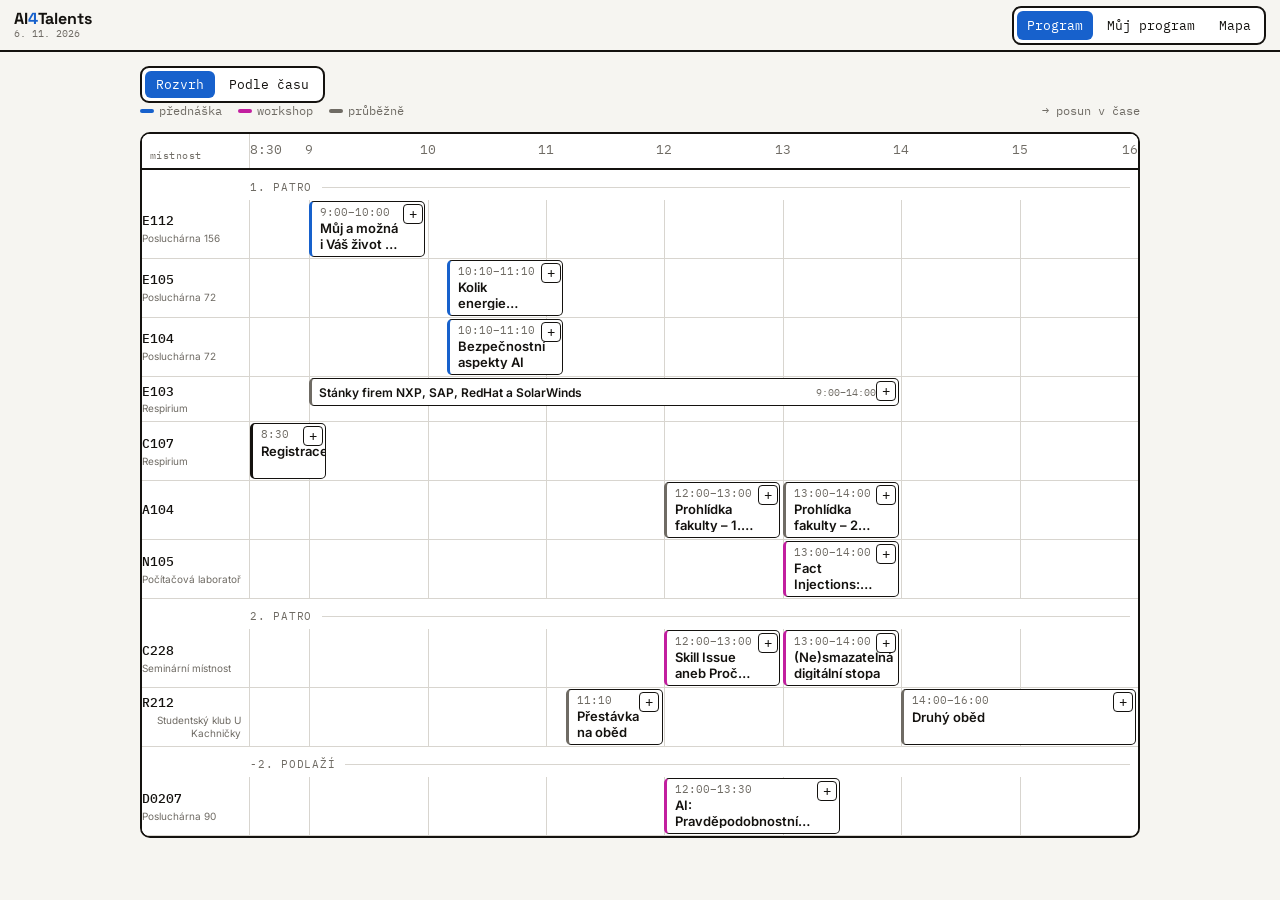
<file: index.html>
<!DOCTYPE html>
<html lang="cs">
<head>
  <meta charset="utf-8">
  <meta name="viewport" content="width=device-width, initial-scale=1, viewport-fit=cover">
  <title>AI4Talents — program · 6. 11. 2026</title>
  <meta name="description" content="Program akce AI4Talents@FIT VUT — pátek 6. 11. 2026, 8:30–16:00, FIT VUT v Brně, Božetěchova 2.">
  <meta name="theme-color" content="#f6f5f1">
  <link rel="icon" href="data:image/svg+xml,%3Csvg xmlns='http://www.w3.org/2000/svg' viewBox='0 0 32 32'%3E%3Crect width='32' height='32' fill='%230d0c0b'/%3E%3Ccircle cx='16' cy='16' r='6' fill='%23ff2fd6'/%3E%3C/svg%3E">
  <!-- One Google Fonts request: Space Grotesk 500/600/700, Inter 400/500/600, IBM Plex Mono 400/500 -->
  <link rel="preconnect" href="https://fonts.googleapis.com">
  <link rel="preconnect" href="https://fonts.gstatic.com" crossorigin>
  <link rel="stylesheet" href="https://fonts.googleapis.com/css2?family=Space+Grotesk:wght@500;600;700&amp;family=Inter:wght@400;500;600&amp;family=IBM+Plex+Mono:wght@400;500&amp;display=swap">
  <link rel="stylesheet" href="assets/css/main.css">
</head>
<body>
  <!-- App shell (SPEC APP-V2): QR entry → straight to the programme.
       Tabs are wired by app.js (hidden attribute on sections + aria-selected).
       Tab buttons carry data-view matching section ids. -->
  <header class="topbar">
    <div class="brand">
      <span class="brand-word">AI<span class="wm-4">4</span>Talents</span>
      <span class="brand-date">6. 11. 2026</span>
    </div>
    <nav class="tabs" aria-label="Záložky aplikace">
      <button type="button" class="tab is-active" id="tab-program" data-view="program"
              role="tab" aria-selected="true" aria-controls="program">Program</button>
      <button type="button" class="tab" id="tab-muj" data-view="muj"
              role="tab" aria-selected="false" aria-controls="muj">Můj<span class="tab--muj-label"> program</span>
        <span class="tab-badge" id="tab-muj-count" hidden>0</span></button>
      <button type="button" class="tab" id="tab-mapa" data-view="mapa"
              role="tab" aria-selected="false" aria-controls="mapa">Mapa</button>
    </nav>
  </header>

  <main id="app">
    <!-- ============ Program (default view) =============================== -->
    <section class="view" id="program" data-view="program" role="tabpanel"
             aria-labelledby="tab-program">
      <h1 class="vh">Program akce AI4Talents@FIT VUT</h1>
      <!-- grid / sequential toggle — owned by timetable.js -->
      <div class="seg" role="group" aria-label="Zobrazení programu">
        <button type="button" class="seg-btn is-active" id="tt-btn-grid" aria-pressed="true">Rozvrh</button>
        <button type="button" class="seg-btn" id="tt-btn-seq" aria-pressed="false">Podle času</button>
      </div>
      <p class="tt-legend">
        <span><i class="sw sw-lecture"></i>přednáška</span>
        <span><i class="sw sw-workshop"></i>workshop</span>
        <span><i class="sw sw-zone"></i>průběžně</span>
        <span class="tt-legend-hint">→ posun v čase</span>
      </p>
      <div id="tt-grid"></div>
      <div id="tt-seq" hidden></div>
    </section>

    <!-- ============ Můj program (picker) ================================== -->
    <section class="view" id="muj" data-view="muj" role="tabpanel"
             aria-labelledby="tab-muj" hidden>
      <h2 class="vh">Můj program</h2>
      <div id="tt-muj"></div>
    </section>

    <!-- ============ Mapa ================================================== -->
    <section class="view" id="mapa" data-view="mapa" role="tabpanel"
             aria-labelledby="tab-mapa" hidden>
      <h2 class="vh">Mapa fakulty</h2>
      <div id="map-root"></div>
    </section>
  </main>

  <noscript>
    <p class="noscript">Pro zobrazení programu a mapy potřebuješ JavaScript.</p>
  </noscript>

  <!-- Load order is a hard contract: data → routing → map → position → timetable → app -->
  <script src="assets/js/data.js"></script>
  <script src="assets/js/routing.js"></script>
  <script src="assets/js/map.js"></script>
  <script src="assets/js/position.js"></script>
  <script src="assets/js/timetable.js"></script>
  <script src="assets/js/app.js"></script>
</body>
</html>
</file>
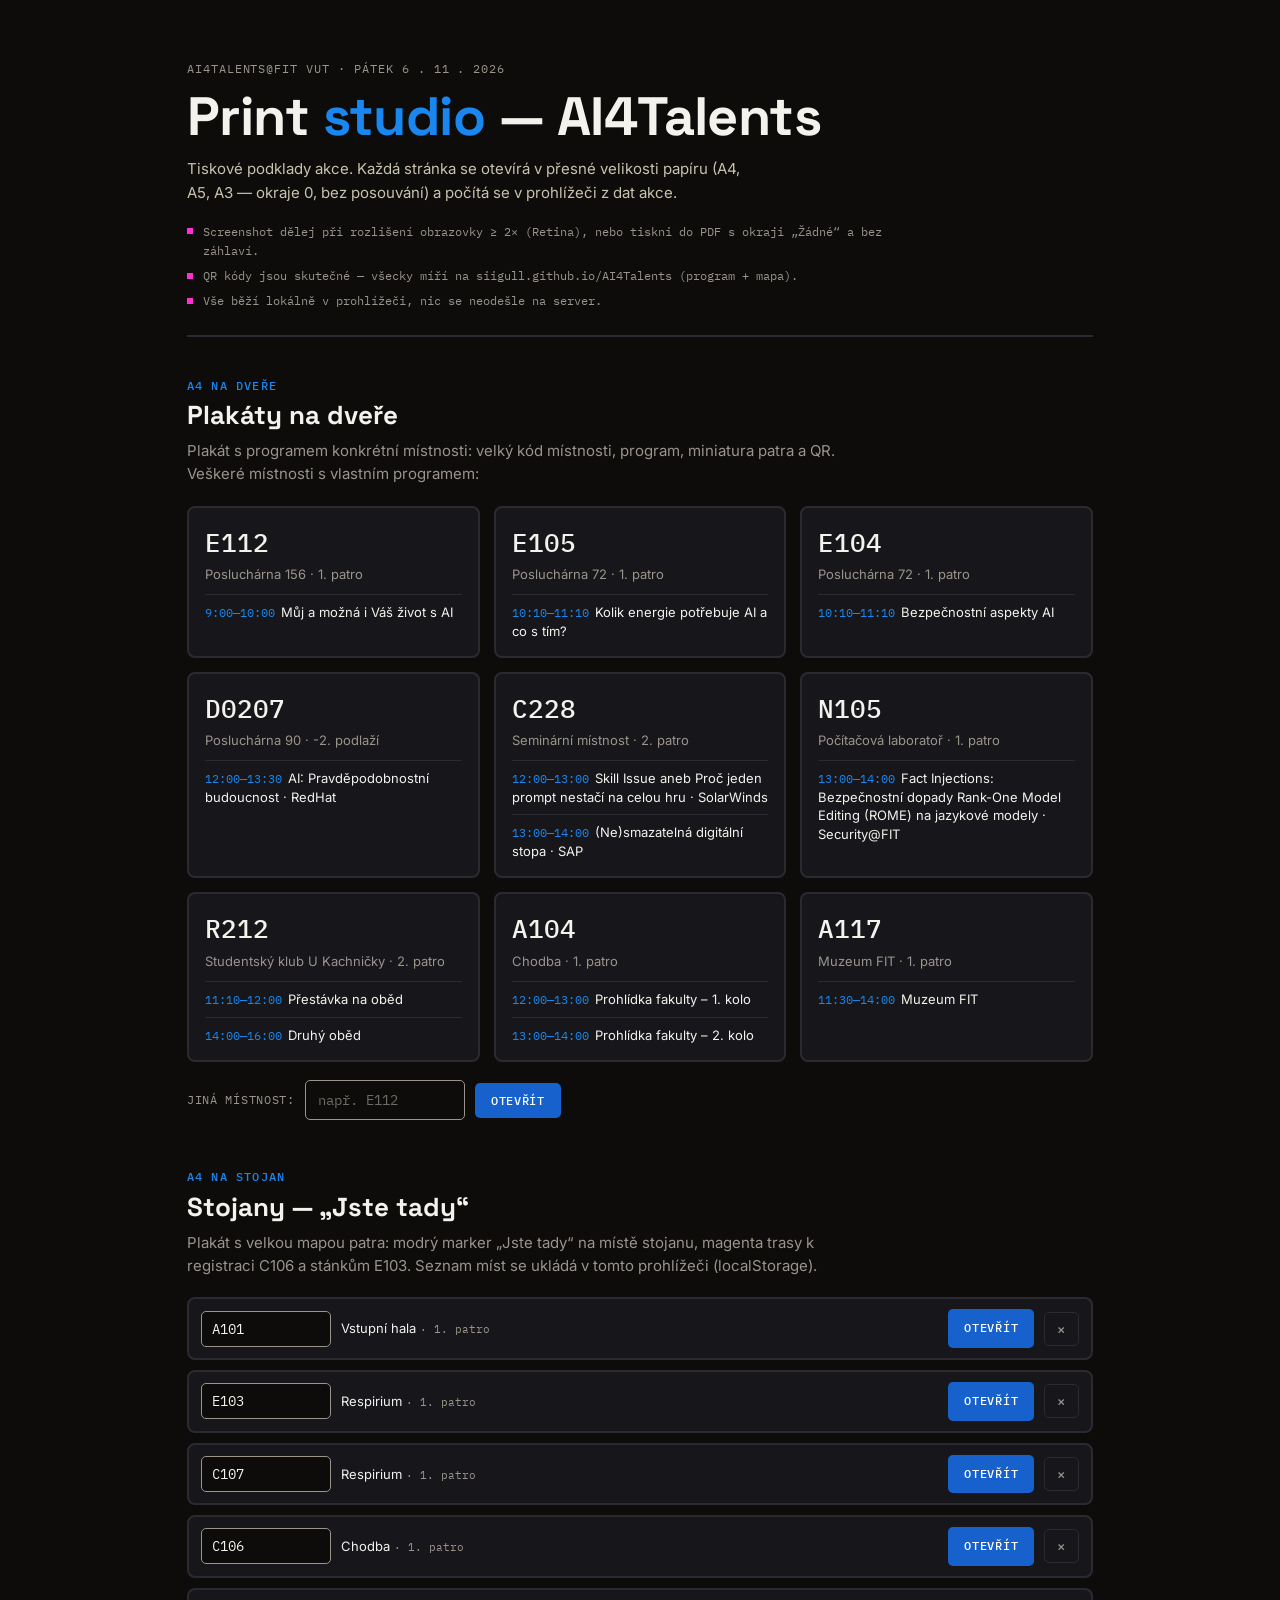
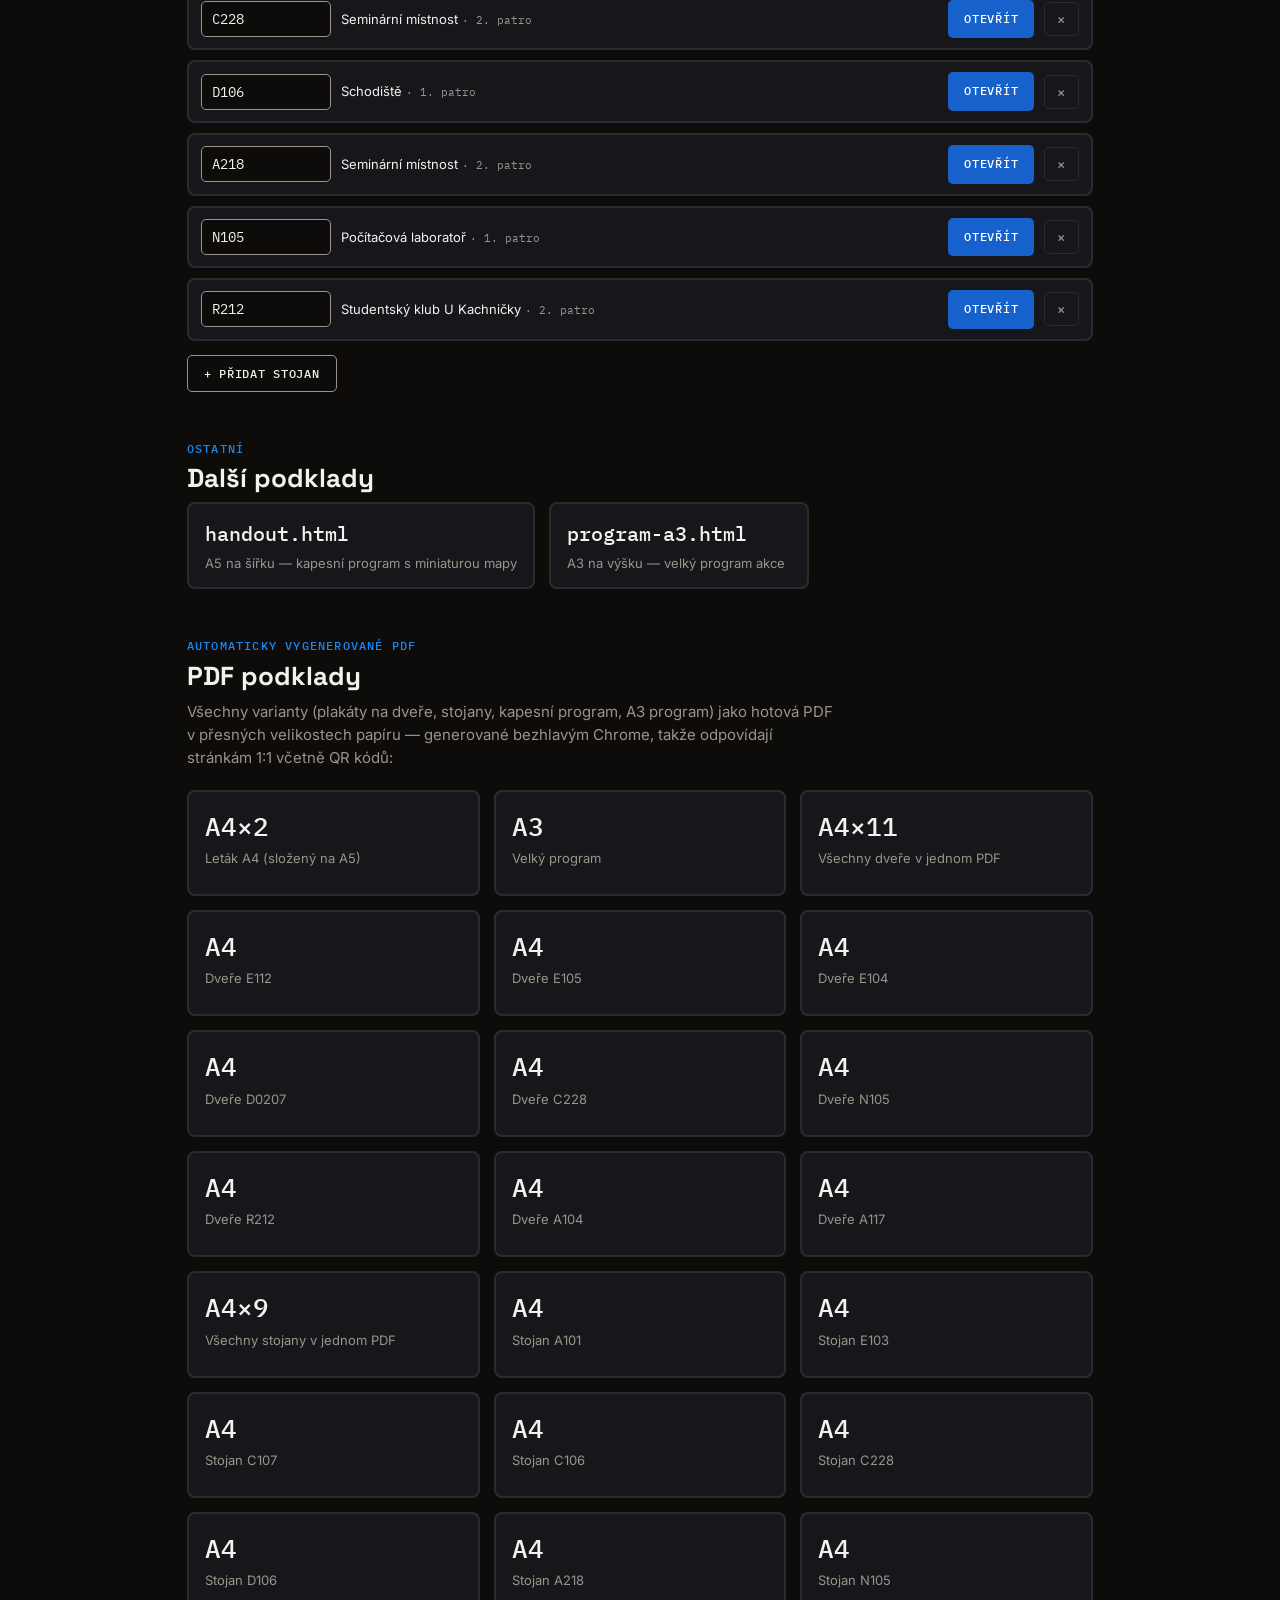
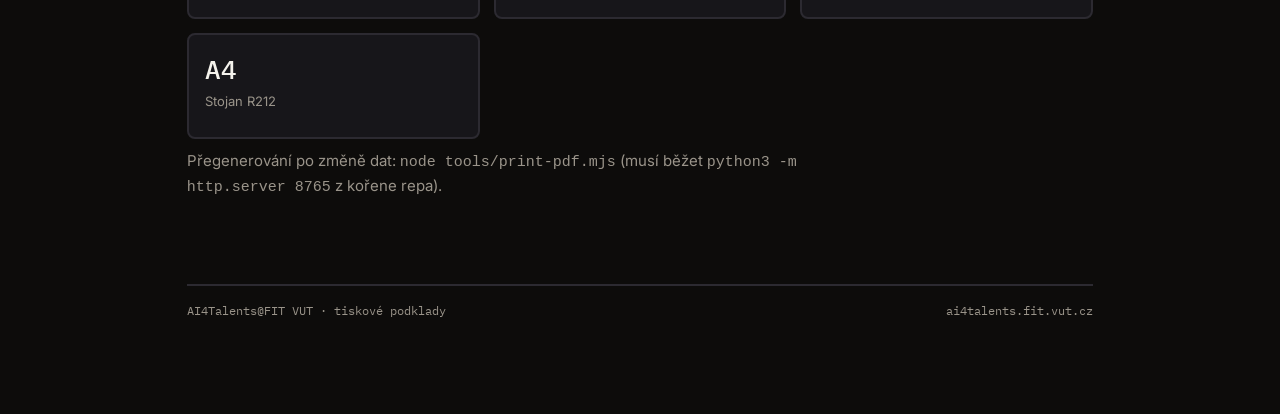
<file: print/index.html>
<!DOCTYPE html>
<html lang="cs">
<head>
  <meta charset="utf-8">
  <meta name="viewport" content="width=device-width, initial-scale=1">
  <title>Print studio — AI4Talents</title>
  <meta name="description" content="Print studio AI4Talents@FIT VUT — generátor tiskových podkladů: plakáty na dveře, stojany „Jste tady“, letáček a A3 program.">
  <!-- One Google Fonts request: Space Grotesk 500/700, Inter 400/500/600, IBM Plex Mono 400/500 -->
  <link rel="preconnect" href="https://fonts.googleapis.com">
  <link rel="preconnect" href="https://fonts.gstatic.com" crossorigin>
  <link rel="stylesheet" href="https://fonts.googleapis.com/css2?family=Space+Grotesk:wght@500;700&amp;family=Inter:wght@400;500;600&amp;family=IBM+Plex+Mono:wght@400;500&amp;display=swap">
  <style>
    /* ============ Print studio (print/index.html) — SCREEN page, dark UI ============
       Not for printing itself: it opens the parametric print pages
       (door.html?room=, stand.html?at=, handout.html, program-a3.html),
       each rendered at its exact paper size for screenshotting. */

    :root {
      --ground-dark: #0d0c0b; --panel-dark: #17161a; --panel-dark-2: #1d1c21;
      --ink-on-dark: #f4f2ec; --muted-on-dark: #9a948a; --cream: #c9c2ad;
      --blue: #1761cc; --blue-bright: #1987ef; --magenta: #ff2fd6;
      --line-dark: #2c2a31;
    }

    * { box-sizing: border-box; }

    body {
      margin: 0;
      background: var(--ground-dark);
      color: var(--ink-on-dark);
      font-family: Inter, system-ui, sans-serif;
      font-size: 15px;
      line-height: 1.55;
    }

    .wrap { max-width: 1060px; margin: 0 auto; padding: 20px 20px 80px; }
    @media (min-width: 960px) { .wrap { padding: 32px 6vw 96px; } }

    a { color: var(--blue-bright); }

    :focus-visible {
      outline: 3px solid var(--blue-bright);
      outline-offset: 2px;
    }

    /* ------------------------------------------------------------- header -- */

    .ps-head { padding: 28px 0 24px; border-bottom: 2px solid var(--line-dark); }

    .ps-meta {
      margin: 0 0 10px;
      font-family: 'IBM Plex Mono', monospace;
      font-size: 12px; letter-spacing: .08em; text-transform: uppercase;
      color: var(--muted-on-dark);
    }

    .ps-title {
      margin: 0 0 12px;
      font-family: 'Space Grotesk', sans-serif;
      font-weight: 700;
      font-size: clamp(34px, 6vw, 54px);
      line-height: 1.05;
      letter-spacing: -.01em;
    }

    .ps-title em {
      font-style: normal; color: var(--blue-bright);
    }

    .ps-lede {
      margin: 0;
      max-width: 62ch;
      color: var(--cream);
      font-size: 15px;
    }

    .ps-notes {
      margin: 18px 0 0;
      padding: 0;
      list-style: none;
      display: grid;
      gap: 6px;
      max-width: 78ch;
    }

    .ps-notes li {
      font-family: 'IBM Plex Mono', monospace;
      font-size: 12px; line-height: 1.6;
      color: var(--muted-on-dark);
      padding-left: 16px;
      position: relative;
    }

    .ps-notes li::before {
      content: ''; position: absolute; left: 0; top: .55em;
      width: 6px; height: 6px; background: var(--magenta);
    }

    /* ---------------------------------------------------------- sections -- */

    .ps-sec { padding: 40px 0 8px; }

    .ps-sec-kicker {
      margin: 0 0 6px;
      font-family: 'IBM Plex Mono', monospace;
      font-size: 12px; font-weight: 500;
      letter-spacing: .1em; text-transform: uppercase;
      color: var(--blue-bright);
    }

    .ps-sec-title {
      margin: 0 0 8px;
      font-family: 'Space Grotesk', sans-serif;
      font-weight: 700; font-size: 26px; line-height: 1.15;
    }

    .ps-sec-desc { margin: 0 0 20px; color: var(--muted-on-dark); max-width: 72ch; }

    /* ------------------------------------------------------- door posters -- */

    .door-grid {
      display: grid;
      grid-template-columns: repeat(auto-fill, minmax(280px, 1fr));
      gap: 14px;
    }

    .door-btn {
      display: block;
      background: var(--panel-dark);
      border: 2px solid var(--line-dark);
      border-radius: 8px;
      padding: 14px 16px 16px;
      color: var(--ink-on-dark);
      text-decoration: none;
      transition: transform .15s ease, border-color .15s ease;
    }

    .door-btn:hover {
      transform: translateY(-4px);
      border-color: var(--blue);
    }

    .door-code {
      font-family: 'IBM Plex Mono', monospace;
      font-size: 26px; font-weight: 500;
      font-variant-numeric: tabular-nums;
    }

    .door-name {
      margin: 2px 0 10px;
      font-size: 13px; color: var(--muted-on-dark);
    }

    .door-ev {
      margin: 8px 0 0;
      padding-top: 8px;
      border-top: 1px solid var(--line-dark);
      font-size: 13px; line-height: 1.4;
    }

    .door-ev time {
      font-family: 'IBM Plex Mono', monospace;
      font-size: 12px; color: var(--blue-bright);
      margin-right: 6px;
      font-variant-numeric: tabular-nums;
    }

    .custom-form {
      margin-top: 18px;
      display: flex; flex-wrap: wrap; align-items: center; gap: 10px;
    }

    .custom-form label {
      font-family: 'IBM Plex Mono', monospace;
      font-size: 12px; letter-spacing: .06em; text-transform: uppercase;
      color: var(--muted-on-dark);
    }

    .ps-input {
      background: var(--ground-dark);
      border: 1px solid var(--muted-on-dark);
      border-radius: 5px;
      color: var(--ink-on-dark);
      font-family: 'IBM Plex Mono', monospace;
      font-size: 14px;
      padding: 10px 12px;
      width: 160px;
    }

    .ps-input::placeholder { color: #6f6b64; }

    .ps-input:focus-visible { outline-offset: 0; border-color: var(--blue-bright); }

    .ps-err {
      margin: 10px 0 0;
      font-family: 'IBM Plex Mono', monospace;
      font-size: 12px;
      color: #ff8fd9;
    }

    /* --------------------------------------------------------------- stands -- */

    .stand-list { list-style: none; margin: 0; padding: 0; display: grid; gap: 10px; }

    .stand-row {
      display: grid;
      grid-template-columns: 130px 1fr auto auto;
      gap: 10px; align-items: center;
      background: var(--panel-dark);
      border: 2px solid var(--line-dark);
      border-radius: 8px;
      padding: 10px 12px;
    }

    .stand-row input.ps-input { width: 100%; padding: 8px 10px; }

    .stand-label {
      font-size: 13px; line-height: 1.4;
      color: var(--ink-on-dark);
      min-width: 0;
      overflow-wrap: anywhere;
    }

    .stand-label small { color: var(--muted-on-dark); font-family: 'IBM Plex Mono', monospace; font-size: 11px; }
    .stand-label.is-bad { color: #ff8fd9; font-family: 'IBM Plex Mono', monospace; font-size: 12px; }

    .stand-add { margin-top: 14px; }

    @media (max-width: 640px) {
      .stand-row { grid-template-columns: 1fr auto; }
      .stand-row input.ps-input { grid-column: 1 / -1; }
      .stand-label { grid-column: 1 / -1; }
    }

    /* -------------------------------------------------------------- buttons -- */

    .btn {
      display: inline-block;
      background: var(--blue);
      color: #fff;
      border: 0; border-radius: 5px;
      font-family: 'IBM Plex Mono', monospace;
      font-size: 12px; font-weight: 500;
      letter-spacing: .06em; text-transform: uppercase;
      text-decoration: none;
      padding: 10px 16px;
      cursor: pointer;
      transition: transform .15s ease, background .15s ease;
    }

    .btn:hover { background: var(--blue-bright); transform: translateY(-2px); color: #fff; }

    .btn--off {
      background: var(--panel-dark-2);
      color: var(--muted-on-dark);
      cursor: not-allowed;
      pointer-events: none;
    }

    .btn--ghost {
      background: transparent;
      color: var(--ink-on-dark);
      border: 1px solid var(--muted-on-dark);
    }

    .btn--ghost:hover { border-color: var(--blue-bright); color: var(--blue-bright); background: transparent; }

    .btn--remove {
      background: transparent;
      border: 1px solid var(--line-dark);
      color: var(--muted-on-dark);
      font-size: 14px; line-height: 1;
      padding: 9px 12px;
    }

    .btn--remove:hover { border-color: #ff8fd9; color: #ff8fd9; background: transparent; transform: none; }

    .other-grid { display: flex; flex-wrap: wrap; gap: 14px; }

    .other-btn {
      display: block;
      min-width: 260px;
      background: var(--panel-dark);
      border: 2px solid var(--line-dark);
      border-radius: 8px;
      padding: 14px 16px;
      color: var(--ink-on-dark);
      text-decoration: none;
      transition: transform .15s ease, border-color .15s ease;
    }

    .other-btn:hover { transform: translateY(-4px); border-color: var(--blue); color: var(--ink-on-dark); }

    .other-btn .door-code { font-size: 20px; }
    .other-btn p { margin: 4px 0 0; font-size: 13px; color: var(--muted-on-dark); }

    /* --------------------------------------------------------------- footer -- */

    .ps-foot {
      margin-top: 56px;
      padding-top: 16px;
      border-top: 2px solid var(--line-dark);
      font-family: 'IBM Plex Mono', monospace;
      font-size: 12px; color: var(--muted-on-dark);
      display: flex; flex-wrap: wrap; gap: 8px 24px; justify-content: space-between;
    }
  </style>
</head>
<body>
  <div class="wrap">
    <header class="ps-head">
      <p class="ps-meta">AI4Talents@FIT VUT · pátek 6 . 11 . 2026</p>
      <h1 class="ps-title">Print <em>studio</em> — AI4Talents</h1>
      <p class="ps-lede">
        Tiskové podklady akce. Každá stránka se otevírá v přesné velikosti papíru
        (A4, A5, A3 — okraje 0, bez posouvání) a počítá se v prohlížeči z dat akce.
      </p>
      <ul class="ps-notes">
        <li>Screenshot dělej při rozlišení obrazovky ≥ 2× (Retina), nebo tiskni do PDF s okraji „Žádné“ a bez záhlaví.</li>
        <li>QR kódy jsou skutečné — všecky míří na siigull.github.io/AI4Talents (program + mapa).</li>
        <li>Vše běží lokálně v prohlížeči, nic se neodešle na server.</li>
      </ul>
    </header>

    <main>
      <!-- ---------------------------------------------------- door posters -->
      <section class="ps-sec" aria-labelledby="doors-title">
        <p class="ps-sec-kicker">A4 na dveře</p>
        <h2 class="ps-sec-title" id="doors-title">Plakáty na dveře</h2>
        <p class="ps-sec-desc">
          Plakát s programem konkrétní místnosti: velký kód místnosti, program,
          miniatura patra a QR. Veškeré místnosti s vlastním programem:
        </p>
        <div class="door-grid" id="door-grid"></div>

        <form class="custom-form" id="door-custom" novalidate>
          <label for="door-room">Jiná místnost:</label>
          <input class="ps-input" id="door-room" name="room" list="stand-rooms"
                 placeholder="např. E112" autocomplete="off" spellcheck="false">
          <button class="btn" type="submit">Otevřít</button>
        </form>
        <p class="ps-err" id="door-err" role="alert" hidden></p>
      </section>

      <!-- --------------------------------------------------------- stands -->
      <section class="ps-sec" aria-labelledby="stands-title">
        <p class="ps-sec-kicker">A4 na stojan</p>
        <h2 class="ps-sec-title" id="stands-title">Stojany — „Jste tady“</h2>
        <p class="ps-sec-desc">
          Plakát s velkou mapou patra: modrý marker „Jste tady“ na místě stojanu,
          magenta trasy k registraci C106 a stánkům E103. Seznam míst se ukládá
          v tomto prohlížeči (localStorage).
        </p>
        <ul class="stand-list" id="stand-list"></ul>
        <button class="btn btn--ghost stand-add" id="stand-add" type="button">+ Přidat stojan</button>
      </section>

      <!-- --------------------------------------------------------- other -->
      <section class="ps-sec" aria-labelledby="other-title">
        <p class="ps-sec-kicker">Ostatní</p>
        <h2 class="ps-sec-title" id="other-title">Další podklady</h2>
        <div class="other-grid">
          <a class="other-btn" href="handout.html" target="_blank" rel="noopener">
            <span class="door-code">handout.html</span>
            <p>A5 na šířku — kapesní program s miniaturou mapy</p>
          </a>
          <a class="other-btn" href="program-a3.html" target="_blank" rel="noopener">
            <span class="door-code">program-a3.html</span>
            <p>A3 na výšku — velký program akce</p>
          </a>
        </div>
      </section>
      <!-- ------------------------------------------------------------ PDFs -->
      <section class="ps-sec" aria-labelledby="pdf-title">
        <p class="ps-sec-kicker">Automaticky vygenerované PDF</p>
        <h2 class="ps-sec-title" id="pdf-title">PDF podklady</h2>
        <p class="ps-sec-desc">
          Všechny varianty (plakáty na dveře, stojany, kapesní program, A3 program)
          jako hotová PDF v přesných velikostech papíru — generované bezhlavým
          Chrome, takže odpovídají stránkám 1:1 včetně QR kódů:
        </p>
        <div class="door-grid" id="pdf-grid"></div>
        <p class="ps-sec-desc" style="margin-top: 10px">
          Přegenerování po změně dat: <code>node tools/print-pdf.mjs</code>
          (musí běžet <code>python3 -m http.server 8765</code> z kořene repa).
        </p>
      </section>
    </main>

    <footer class="ps-foot">
      <span>AI4Talents@FIT VUT · tiskové podklady</span>
      <span>ai4talents.fit.vut.cz</span>
    </footer>
  </div>

  <!-- room ids of floors 1 / 2 / -2 for the stand editor + custom door input -->
  <datalist id="stand-rooms"></datalist>

  <script src="../assets/js/data.js"></script>
  <script>
    // print/index.html — print studio logic (screen only, dark UI).
    // Builds door-poster buttons from event data, a validated custom-room
    // opener, and a localStorage-persisted stands editor ('ai4t-stands').
    (function () {
      'use strict';

      var DATA = window.AI4T_DATA;

      // ------------------------------------------------------------- index --

      var roomIndex = {};   // canonical id -> {floor, room}
      var FLOOR_CAPTION = {
        '2': '2. patro', '1': '1. patro', '-1': '-1. podlaží',
        '-2': '-2. podlaží', '3': '3. patro', '4': '4. patro'
      };
      Object.keys(DATA.map).forEach(function (f) {
        DATA.map[f].rooms.forEach(function (r) {
          if (!roomIndex[r.id]) roomIndex[r.id] = { floor: f, room: r };
        });
      });

      function esc(s) {
        return String(s).replace(/[&<>"']/g, function (c) {
          return { '&': '&amp;', '<': '&lt;', '>': '&gt;', '"': '&quot;', "'": '&#39;' }[c];
        });
      }

      // Case-insensitive room lookup; returns canonical id or null.
      function findRoom(raw) {
        var v = String(raw || '').trim();
        if (!v) return null;
        if (roomIndex[v]) return v;
        var up = v.toUpperCase();
        if (roomIndex[up]) return up;
        return null;
      }

      function roomLabel(id) {
        var info = roomIndex[id];
        if (!info) return null;
        var name = info.room.name || 'místnost bez názvu';
        return { name: name, floor: FLOOR_CAPTION[info.floor] || info.floor };
      }

      // -------------------------------------------------------- door grid --

      // Event rooms with their own programme (SPEC 4 door poster set).
      var DOOR_ROOMS = ['E112', 'E105', 'E104', 'D0207', 'C228', 'N105', 'R212', 'A104', 'A117'];
      var eventsByRoom = {};
      ((DATA.events && DATA.events.events) || []).forEach(function (ev) {
        (eventsByRoom[ev.room] = eventsByRoom[ev.room] || []).push(ev);
      });

      var doorGrid = document.getElementById('door-grid');
      doorGrid.innerHTML = DOOR_ROOMS.map(function (id) {
        var evs = eventsByRoom[id] || [];
        var lab = roomLabel(id) || { name: '', floor: '' };
        var evHtml = evs.map(function (ev) {
          return '<p class="door-ev"><time>' + esc(ev.start) + '—' + esc(ev.end) + '</time>' +
            esc(ev.title) + (ev.partner ? ' · ' + esc(ev.partner) : '') + '</p>';
        }).join('');
        return '<a class="door-btn" href="door.html?room=' + encodeURIComponent(id) +
          '" target="_blank" rel="noopener">' +
          '<span class="door-code">' + esc(id) + '</span>' +
          '<p class="door-name">' + esc(lab.name) + ' · ' + esc(lab.floor) + '</p>' +
          evHtml + '</a>';
      }).join('');

      // -------------------------------------------------- custom door form --

      var doorForm = document.getElementById('door-custom');
      var doorInput = document.getElementById('door-room');
      var doorErr = document.getElementById('door-err');

      doorForm.addEventListener('submit', function (e) {
        e.preventDefault();
        var id = findRoom(doorInput.value);
        doorErr.hidden = true;
        if (!id) {
          doorErr.textContent = 'Neznámá místnost — zkontroluj kód (např. E112, C228, R212).';
          doorErr.hidden = false;
          doorInput.focus();
          return;
        }
        doorInput.value = id;
        window.open('door.html?room=' + encodeURIComponent(id), '_blank', 'noopener');
      });

      // ------------------------------------------------------ stands editor --

      var DEFAULT_STANDS = ['A101', 'E103', 'C107', 'C106', 'C228', 'D106', 'A218', 'N105', 'R212'];
      var STORE_KEY = 'ai4t-stands';

      function loadStands() {
        try {
          var raw = window.localStorage.getItem(STORE_KEY);
          if (raw == null) return DEFAULT_STANDS.slice();
          var arr = JSON.parse(raw);
          if (Object.prototype.toString.call(arr) !== '[object Array]') return DEFAULT_STANDS.slice();
          return arr.map(function (v) { return String(v).trim().toUpperCase(); })
            .filter(function (v) { return v.length > 0; });
        } catch (err) {
          return DEFAULT_STANDS.slice();
        }
      }

      function saveStands(ids) {
        try { window.localStorage.setItem(STORE_KEY, JSON.stringify(ids)); }
        catch (err) { /* storage unavailable (private mode) — keep session-only */ }
      }

      // Datalist: all room ids of the floors used by stands (1, 2, -2).
      var datalist = document.getElementById('stand-rooms');
      datalist.innerHTML = ['1', '2', '-2'].map(function (f) {
        return DATA.map[f].rooms.map(function (r) {
          return '<option value="' + esc(r.id) + '"></option>';
        }).join('');
      }).join('');

      var standList = document.getElementById('stand-list');
      var standSeq = 0; // unique input ids for label/aria wiring

      function makeRow(value) {
        standSeq += 1;
        var li = document.createElement('li');
        li.className = 'stand-row';

        var input = document.createElement('input');
        input.className = 'ps-input';
        input.id = 'stand-input-' + standSeq;
        input.setAttribute('list', 'stand-rooms');
        input.setAttribute('autocomplete', 'off');
        input.setAttribute('spellcheck', 'false');
        input.placeholder = 'kód místnosti';
        input.value = value;

        var lab = document.createElement('label');
        lab.className = 'sr-label'; // visually hidden, keyboard/AT label
        lab.setAttribute('for', input.id);
        lab.textContent = 'Místnost stojanu';
        lab.style.position = 'absolute';
        lab.style.width = '1px'; lab.style.height = '1px';
        lab.style.overflow = 'hidden'; lab.style.clip = 'rect(0 0 0 0)';

        var label = document.createElement('span');
        label.className = 'stand-label';

        var open = document.createElement('a');
        open.className = 'btn';
        open.target = '_blank';
        open.rel = 'noopener';
        open.textContent = 'Otevřít';

        var remove = document.createElement('button');
        remove.className = 'btn btn--remove';
        remove.type = 'button';
        remove.textContent = '×';
        remove.addEventListener('click', function () {
          li.remove();
          persist();
        });

        li.appendChild(lab);
        li.appendChild(input);
        li.appendChild(label);
        li.appendChild(open);
        li.appendChild(remove);

        input.addEventListener('input', function () { updateRow(li, input, label, open, remove); });
        input.addEventListener('change', function () {
          var id = findRoom(input.value);
          if (id) input.value = id;
          updateRow(li, input, label, open, remove);
          persist();
        });

        updateRow(li, input, label, open, remove);
        return li;
      }

      function updateRow(li, input, label, open, remove) {
        var id = findRoom(input.value);
        if (id) {
          var lab = roomLabel(id);
          label.className = 'stand-label';
          label.innerHTML = esc(lab.name) + ' <small>· ' + esc(lab.floor) + '</small>';
          open.className = 'btn';
          open.setAttribute('aria-disabled', 'false');
          open.removeAttribute('aria-label');
          open.setAttribute('href', 'stand.html?at=' + encodeURIComponent(id));
          remove.setAttribute('aria-label', 'Odebrat stojan ' + id);
        } else {
          var v = input.value.trim();
          label.className = 'stand-label is-bad';
          label.textContent = v ? ('Neznámá místnost „' + v + '“') : 'Zadej kód místnosti';
          open.className = 'btn btn--off';
          open.setAttribute('aria-disabled', 'true');
          open.removeAttribute('href');
          remove.setAttribute('aria-label', 'Odebrat prázdný stojan');
        }
      }

      function persist() {
        var ids = [];
        standList.querySelectorAll('input').forEach(function (inp) {
          var v = inp.value.trim().toUpperCase();
          if (v) ids.push(v);
        });
        saveStands(ids);
      }

      loadStands().forEach(function (id) {
        standList.appendChild(makeRow(id));
      });

      document.getElementById('stand-add').addEventListener('click', function () {
        var row = makeRow('');
        standList.appendChild(row);
        persist();
        row.querySelector('input').focus();
      });
      // ----------------------------------------------------------- PDFs --
      var PDFS = [
        ['../pdf/letak-a4.pdf', 'Leták A4 (složený na A5)', 'A4×2'],
        ['../pdf/program-a3.pdf', 'Velký program', 'A3'],
        ['../pdf/doors.pdf', 'Všechny dveře v jednom PDF', 'A4×11'],
      ].concat(DOOR_ROOMS.map(function (id) {
        return ['../pdf/door-' + id.toLowerCase() + '.pdf', 'Dveře ' + id, 'A4'];
      })).concat([
        ['../pdf/stands.pdf', 'Všechny stojany v jednom PDF', 'A4×9'],
      ]).concat(loadStands().map(function (id) {
        return ['../pdf/stand-' + id.toLowerCase() + '.pdf', 'Stojan ' + id, 'A4'];
      }));
      var pdfGrid = document.getElementById('pdf-grid');
      pdfGrid.innerHTML = PDFS.map(function (p) {
        return '<a class="door-btn" href="' + p[0] + '" target="_blank" rel="noopener">' +
          '<span class="door-code">' + esc(p[2]) + '</span>' +
          '<p class="door-name">' + esc(p[1]) + '</p></a>';
      }).join('');

    })();
  </script>
</body>
</html>
</file>
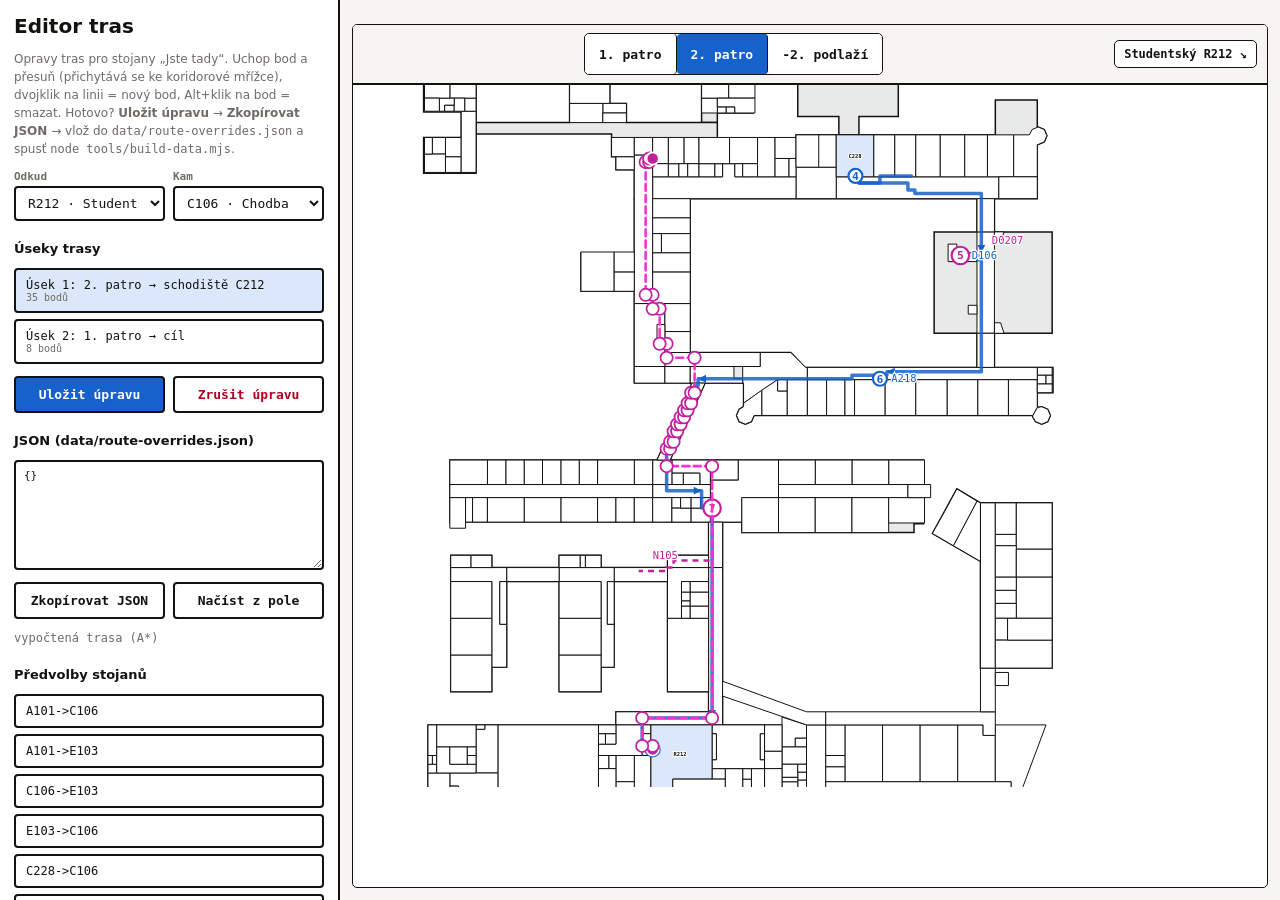
<file: edit/paths.html>
<!DOCTYPE html>
<html lang="cs">
<head>
<meta charset="utf-8">
<meta name="viewport" content="width=device-width, initial-scale=1">
<title>Editor tras — AI4Talents</title>
<!--
  Hand-editing of stand-poster routes (edit/paths.html).
  Route corrections are saved as OVERRIDES in data/route-overrides.json
  (empty file = computed A* paths everywhere; deleting a key restores it).
  Workflow: pick a route -> drag the handles (snap to corridor grid) ->
  Save override -> Copy JSON -> paste into data/route-overrides.json ->
  `node tools/build-data.mjs`. The stand posters then use the edited path.
  Working state lives in localStorage ('ai4t-route-overrides').
-->
<link rel="stylesheet" href="../assets/css/main.css">
<style>
  html, body { height: 100%; }
  body { display: flex; overflow: hidden; }
  aside {
    width: 340px; flex: none; overflow-y: auto; padding: 14px;
    border-right: 2px solid var(--ink); background: var(--paper);
    display: flex; flex-direction: column; gap: 12px;
  }
  h1 { font: 700 20px var(--font-display); }
  h2 { font: 600 13px var(--font-body); text-transform: none; letter-spacing: 0; margin-top: 8px; }
  p.note { font: 12px/1.5 var(--font-body); color: var(--ink-soft); }
  label { font: 700 11px var(--font-mono); color: var(--ink-soft); display: block; margin-bottom: 3px; }
  select, textarea, input[type=text] {
    width: 100%; font: 13px var(--font-mono); padding: 7px 8px;
    border: 2px solid var(--ink); border-radius: 4px; background: #fff; color: var(--ink);
  }
  textarea { min-height: 110px; font-size: 11px; }
  .row { display: flex; gap: 8px; }
  .row > * { flex: 1; }
  button {
    font: 700 13px var(--font-mono); padding: 9px 12px; cursor: pointer;
    border: 2px solid var(--ink); border-radius: 4px; background: #fff; color: var(--ink);
  }
  button:hover { background: var(--fill-lecture); }
  button.primary { background: var(--blue); border-color: var(--ink); color: #fff; }
  button.danger { color: #b00020; }
  .legs { display: flex; flex-direction: column; gap: 6px; }
  .leg {
    text-align: left; padding: 8px 10px; border: 2px solid var(--ink);
    border-radius: 4px; background: #fff; font: 12px var(--font-mono); cursor: pointer;
  }
  .leg.is-active { background: var(--fill-lecture); }
  .leg small { display: block; color: var(--ink-soft); font-weight: 400; }
  .status { font: 12px var(--font-mono); color: var(--ink-soft); min-height: 16px; }
  #map-host { flex: 1; display: flex; flex-direction: column; padding: 12px; min-width: 0; }
  #map-root { flex: 1; min-height: 0; max-width: none; }
  /* editor overlay handles */
  #map-root .pe-handle { fill: #fff; stroke: var(--magenta-deep); stroke-width: 2px; cursor: grab; }
  #map-root .pe-handle.pe-end { fill: var(--magenta-deep); stroke: #fff; }
  #map-root .pe-handle:hover { stroke-width: 3.5px; }
  #map-root .pe-line { fill: none; stroke: var(--magenta); stroke-width: 3px;
    stroke-dasharray: 8 5; stroke-linecap: round; pointer-events: stroke; cursor: copy; }
  #map-root .pe-hint { font: 700 12px var(--font-mono); fill: var(--magenta-deep); }
</style>
</head>
<body>
<aside>
  <h1>Editor tras</h1>
  <p class="note">Opravy tras pro stojany „Jste tady“. Uchop bod a přesuň (přichytává se ke koridorové mřížce),
    dvojklik na linii = nový bod, Alt+klik na bod = smazat. Hotovo? <b>Uložit úpravu</b> →
    <b>Zkopírovat JSON</b> → vlož do <code>data/route-overrides.json</code> a spusť
    <code>node tools/build-data.mjs</code>.</p>

  <div class="row">
    <div><label for="from">Odkud</label><select id="from"></select></div>
    <div><label for="to">Kam</label><select id="to"></select></div>
  </div>

  <h2>Úseky trasy</h2>
  <div class="legs" id="legs"></div>

  <div class="row">
    <button id="btn-save" class="primary">Uložit úpravu</button>
    <button id="btn-reset" class="danger">Zrušit úpravu</button>
  </div>

  <h2>JSON (data/route-overrides.json)</h2>
  <textarea id="json" spellcheck="false"></textarea>
  <div class="row">
    <button id="btn-copy">Zkopírovat JSON</button>
    <button id="btn-import">Načíst z pole</button>
  </div>
  <p class="status" id="status"></p>

  <h2>Předvolby stojanů</h2>
  <div id="presets" class="legs"></div>
</aside>
<main id="map-host">
  <div id="map-root"></div>
</main>

<script src="../assets/js/data.js" defer></script>
<script src="../assets/js/routing.js" defer></script>
<script src="../assets/js/map.js" defer></script>
<script>
window.addEventListener('DOMContentLoaded', function () {
  var DATA = window.AI4T_DATA, RT = window.AI4TRoute, MAP = window.AI4TMap;
  var $ = function (s) { return document.querySelector(s); };
  var esc = function (s) { return String(s == null ? '' : s).replace(/[&<>"]/g, function (c) {
    return { '&': '&amp;', '<': '&lt;', '>': '&gt;', '"': '&quot;' }[c];
  }); };

  var LS_KEY = 'ai4t-route-overrides';
  var overrides = {};
  try { overrides = JSON.parse(localStorage.getItem(LS_KEY) || '{}') || {}; } catch (e) { overrides = {}; }
  // bundled file (already applied via AI4T_DATA.routeOverrides) is the floor;
  // localStorage holds the working edits on top
  try {
    var bundled = DATA.routeOverrides || {};
    Object.keys(bundled).forEach(function (k) { if (!(k in overrides)) overrides[k] = bundled[k]; });
  } catch (e) {}

  var route = null;        // {roomId, legs:[{floor, stairs, points}]}
  var activeLeg = 0;
  var overlayG = null;

  // ---------------- room selects (floors 1 + 2) ----------------
  function rooms() {
    var out = [];
    ['1', '2'].forEach(function (f) {
      (DATA.map[f].rooms || []).forEach(function (r) {
        out.push({ id: r.id, name: r.name, floor: f });
      });
    });
    return out;
  }
  function fillSelect(sel, val) {
    var rs = rooms().sort(function (a, b) { return a.id < b.id ? -1 : 1; });
    sel.innerHTML = rs.map(function (r) {
      return '<option value="' + esc(r.id) + '">' + esc(r.id) + ' · ' + esc(r.name) +
        ' (' + (r.floor === '1' ? '1. patro' : '2. patro') + ')</option>';
    }).join('');
    if (val) sel.value = val;
  }

  // ---------------- route lifecycle ----------------
  function keyOf() { return $('#from').value + '->' + $('#to').value; }

  function loadRoute() {
    var k = keyOf();
    route = overrides[k] ? JSON.parse(JSON.stringify(overrides[k]))
                         : RT.computeRawRoute({ roomId: $('#from').value }, { roomId: $('#to').value });
    activeLeg = 0;
    if (route) {
      // jump to the first leg's floor
      MAP.setFloor(route.legs[0].floor);
    }
    renderSidebar(); drawOverlay();
    setStatus(route ? (overrides[k] ? 'upravená trasa' : 'vypočtená trasa (A*)') : 'trasa nenalezena');
  }

  function saveOverride() {
    if (!route) return;
    overrides[keyOf()] = JSON.parse(JSON.stringify(route));
    persist();
    renderSidebar(); drawOverlay();
    setStatus('uloženo jako úprava (' + keyOf() + ')');
  }
  function resetOverride() {
    delete overrides[keyOf()];
    persist();
    loadRoute();
  }
  function persist() {
    try { localStorage.setItem(LS_KEY, JSON.stringify(overrides)); } catch (e) {}
    $('#json').value = JSON.stringify(overrides, null, 1);
  }

  // ---------------- sidebar ----------------
  function renderSidebar() {
    var box = $('#legs');
    if (!route) { box.innerHTML = '<p class="note">—</p>'; return; }
    box.innerHTML = route.legs.map(function (l, i) {
      var lbl = (l.floor === '1' ? '1. patro' : l.floor === '2' ? '2. patro' : l.floor + '. podlaží/patro');
      var st = l.stairs ? (' → ' + (l.stairs.kind === 'elevator' ? 'výtah ' : 'schodiště ') + l.stairs.roomId) : ' → cíl';
      return '<button class="leg' + (i === activeLeg ? ' is-active' : '') + '" data-i="' + i + '">' +
        'Úsek ' + (i + 1) + ': ' + esc(lbl) + esc(st) +
        '<small>' + l.points.length + ' bodů</small></button>';
    }).join('');
    box.querySelectorAll('.leg').forEach(function (b) {
      b.addEventListener('click', function () {
        activeLeg = +b.dataset.i;
        MAP.setFloor(route.legs[activeLeg].floor);
        renderSidebar(); drawOverlay();
      });
    });
  }
  function setStatus(t) { $('#status').textContent = t; }

  // ---------------- map overlay + editing ----------------
  function svgEl() { return document.querySelector('#map-svg'); }
  function worldEl() { return document.querySelector('#map-world'); }

  // screen -> svg viewBox coords (viewBox attribute reflects the crop)
  function clientToView(cx, cy) {
    var svg = svgEl(); if (!svg) return null;
    var rect = svg.getBoundingClientRect();
    var vb = (svg.getAttribute('viewBox') || '0 0 720 1000').split(/\s+/).map(Number);
    var s = Math.min(rect.width / vb[2], rect.height / vb[3]);
    var ox = (rect.width - vb[2] * s) / 2, oy = (rect.height - vb[3] * s) / 2;
    return [vb[0] + (cx - rect.left - ox) / s, vb[1] + (cy - rect.top - oy) / s];
  }

  function drawOverlay() {
    var world = worldEl(); if (!world) return;
    if (overlayG) overlayG.remove();
    if (!route || !route.legs[activeLeg]) return;
    var leg = route.legs[activeLeg];
    var svgNS = 'http://www.w3.org/2000/svg';
    overlayG = document.createElementNS(svgNS, 'g');
    overlayG.setAttribute('class', 'pe-layer');

    var pl = document.createElementNS(svgNS, 'polyline');
    pl.setAttribute('class', 'pe-line');
    pl.setAttribute('points', leg.points.map(function (p) { return p[0].toFixed(1) + ',' + p[1].toFixed(1); }).join(' '));
    overlayG.appendChild(pl);
    // insert-point on double click over the line
    pl.addEventListener('dblclick', function (e) {
      var v = clientToView(e.clientX, e.clientY); if (!v) return;
      // insert after the closest segment point
      var best = 1, bestD = 1e18;
      for (var i = 1; i < leg.points.length; i++) {
        var d = distToSeg(v, leg.points[i - 1], leg.points[i]);
        if (d < bestD) { bestD = d; best = i; }
      }
      leg.points.splice(best, 0, [Math.round(v[0] * 2) / 2, Math.round(v[1] * 2) / 2]);
      drawOverlay(); renderSidebar();
    });

    leg.points.forEach(function (p, i) {
      var c = document.createElementNS(svgNS, 'circle');
      c.setAttribute('class', 'pe-handle' + (i === 0 || i === leg.points.length - 1 ? ' pe-end' : ''));
      c.setAttribute('cx', p[0]); c.setAttribute('cy', p[1]); c.setAttribute('r', 7);
      c.dataset.i = i;
      overlayG.appendChild(c);

      c.addEventListener('pointerdown', function (e) {
        if (e.altKey) { // delete point (never the endpoints)
          if (i > 0 && i < leg.points.length - 1) { leg.points.splice(i, 1); drawOverlay(); renderSidebar(); }
          return;
        }
        e.preventDefault(); c.setPointerCapture(e.pointerId);
        var move = function (ev) {
          var v = clientToView(ev.clientX, ev.clientY); if (!v) return;
          // snap to the corridor grid (4 svg units) for clean manhattan lines
          p[0] = Math.round(v[0] / 4) * 4; p[1] = Math.round(v[1] / 4) * 4;
          c.setAttribute('cx', p[0]); c.setAttribute('cy', p[1]);
          pl.setAttribute('points', leg.points.map(function (q) { return q[0].toFixed(1) + ',' + q[1].toFixed(1); }).join(' '));
        };
        var up = function () {
          c.removeEventListener('pointermove', move); c.removeEventListener('pointerup', up);
          renderSidebar();
        };
        c.addEventListener('pointermove', move); c.addEventListener('pointerup', up);
      });
    });
    world.appendChild(overlayG);
  }

  function distToSeg(p, a, b) {
    var dx = b[0] - a[0], dy = b[1] - a[1];
    var l2 = dx * dx + dy * dy;
    var t = l2 ? ((p[0] - a[0]) * dx + (p[1] - a[1]) * dy) / l2 : 0;
    t = Math.max(0, Math.min(1, t));
    return Math.hypot(p[0] - (a[0] + t * dx), p[1] - (a[1] + t * dy));
  }

  // ---------------- presets (stand routes) ----------------
  var STANDS = ['A101', 'C106', 'E103', 'C228', 'N105', 'R212'];
  var TARGETS = ['C106', 'E103'];
  function renderPresets() {
    var box = $('#presets');
    box.innerHTML = [];
    STANDS.forEach(function (s) {
      TARGETS.forEach(function (t) {
        if (s === t) return;
        var k = s + '->' + t;
        var b = document.createElement('button');
        b.className = 'leg';
        b.textContent = k + (overrides[k] ? ' (upraveno)' : '');
        b.addEventListener('click', function () { $('#from').value = s; $('#to').value = t; loadRoute(); });
        box.appendChild(b);
      });
    });
  }

  // ---------------- boot ----------------
  MAP.init('#map-root');
  fillSelect($('#from'), 'R212');
  fillSelect($('#to'), 'C106');
  $('#from').addEventListener('change', loadRoute);
  $('#to').addEventListener('change', loadRoute);
  $('#btn-save').addEventListener('click', saveOverride);
  $('#btn-reset').addEventListener('click', resetOverride);
  $('#btn-copy').addEventListener('click', function () {
    persist();
    $('#json').select();
    try { document.execCommand('copy'); setStatus('JSON zkopírován do schránky'); } catch (e) {}
  });
  $('#btn-import').addEventListener('click', function () {
    try {
      var v = JSON.parse($('#json').value || '{}');
      overrides = v; persist(); setStatus('JSON načten'); loadRoute();
    } catch (e) { setStatus('neplatný JSON: ' + e.message); }
  });
  persist(); renderPresets(); loadRoute();
});
</script>
</body>
</html>
</file>
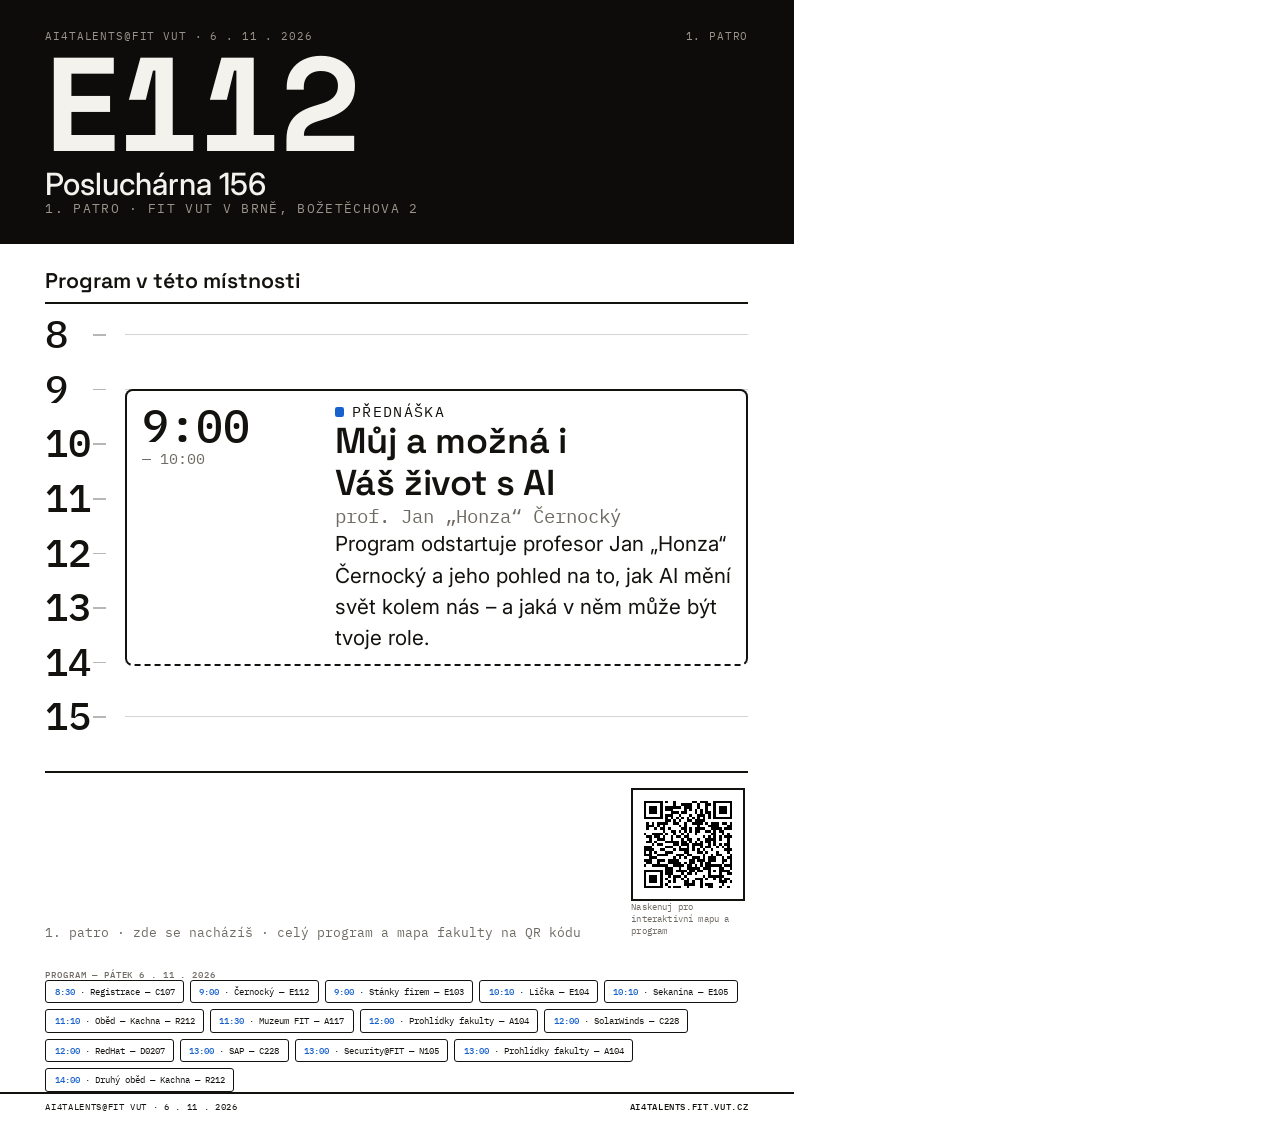
<file: print/door.html>
<!DOCTYPE html>
<html lang="cs">
<head>
  <meta charset="utf-8">
  <title>AI4Talents — plakát na dveře</title>
  <!-- Print mode guard: must be set BEFORE map.js loads (inline script). -->
  <script>window.AI4T_PRINT_MODE = true;</script>
  <link rel="preconnect" href="https://fonts.googleapis.com">
  <link rel="preconnect" href="https://fonts.gstatic.com" crossorigin>
  <link rel="stylesheet" href="https://fonts.googleapis.com/css2?family=Space+Grotesk:wght@500;600;700&amp;family=Inter:wght@400;500;600&amp;family=IBM+Plex+Mono:wght@400;500&amp;display=swap">
  <link rel="stylesheet" href="../assets/css/print.css">
  <style>
    /* A4 portrait — exact sheet, for screenshotting at paper size. */
    @page { size: 210mm 297mm; margin: 0; }
    html, body { width: 210mm; height: 297mm; }

    .page-door { padding: 0; }

    /* --- header band: room code HUGE (design kept from v1 — user likes it) --- */
    .door-head { padding: 8mm 12mm 7mm; flex: none; }
    .dh-top {
      display: flex; justify-content: space-between; align-items: baseline;
      font-family: var(--font-mono); font-size: 8pt; letter-spacing: 0.08em;
      text-transform: uppercase; color: var(--muted-on-dark);
    }
    .dh-top .dot { color: var(--magenta); }
    .dh-code {
      font-family: var(--font-display); font-weight: 700;
      font-size: 100pt; line-height: 0.92; letter-spacing: -0.015em;
      font-variant-numeric: tabular-nums;
      margin: 2mm 0 2mm;
    }
    .dh-name { font-family: var(--font-body); font-weight: 500; font-size: 23pt; line-height: 1.1; }
    .dh-floor {
      margin-top: 1.5mm; font-family: var(--font-mono); font-size: 10pt;
      letter-spacing: 0.1em; text-transform: uppercase; color: var(--muted-on-dark);
    }

    /* --- programme: hour rail on the left, events sit at their time spot --- */
    .door-main { flex: 1; display: flex; flex-direction: column; padding: 6mm 12mm 5mm; min-height: 0; }
    .door-h {
      font-family: var(--font-display); font-weight: 600; font-size: 16pt;
      padding-bottom: 2mm; border-bottom: 2px solid var(--ink); flex: none;
    }
    .door-tl { flex: 1 1 auto; min-height: 0; display: flex; gap: 5mm;
               padding-top: 8mm; position: relative; }

    /* hour rail: 8 hour bands (8:00–16:00), number centered per band.
       Numbers are sized by JS to fill the band — readable from a distance. */
    .tl-rail { flex: none; width: 16mm; display: flex; flex-direction: column; }
    .tl-band { flex: 1; position: relative; display: flex; align-items: flex-start; justify-content: flex-start; }
    .tl-band::before { /* hour tick inside the rail — ties digit to line */
      content: ''; position: absolute; top: 0; right: 0; width: 3.5mm; height: 1.5px;
      background: rgba(20, 18, 15, 0.3);
    }
    .tl-num {
      font-family: var(--font-mono); font-weight: 500; line-height: 1;
      color: var(--ink); font-variant-numeric: tabular-nums;
      transform: translateY(-50%); /* every digit sits ON its hour line */
    }

    /* event canvas: hour hairlines + absolutely positioned blocks.
       A block's top edge = its start time (8:00 = top, 16:00 = bottom).
       Blocks pushed off their line get a leader line in the rail gutter. */
    .tl-canvas { flex: 1 1 auto; min-width: 0; position: relative; }
    .tl-h { position: absolute; left: 0; right: 0; height: 1px; background: rgba(20, 18, 15, 0.18); }
    .tl-lead {
      position: absolute; left: 18.5mm; width: 0; z-index: 2;
      border-left: 2.5px solid var(--ink);
    }
    .tl-lead::before { /* jog onto the rail's hour tick */
      content: ''; position: absolute; left: -5mm; right: -1px; height: 2px;
      background: var(--ink);
    }
    .tl-lead::after { /* bold tick at the block's top edge */
      content: ''; position: absolute; left: -1px; width: 3.4mm; height: 3px;
      background: var(--ink);
    }
    /* the true start time, stated at the rail end of the leader — the
       nominal line has no hour digit of its own */
    .tl-lead .lead-h {
      position: absolute; left: -11mm; width: 9.5mm; height: 4mm; line-height: 4mm;
      font-family: var(--font-mono); font-size: 6.5pt; font-weight: 500;
      color: var(--ink); text-align: right; background: var(--paper);
    }
    .tl-lead--down::before { top: -1px; }
    .tl-lead--up::before { bottom: -1px; }
    .tl-lead--down::after { bottom: -1px; }
    .tl-lead--up::after { top: -1px; }
    .tl-lead--down .lead-h { top: -2mm; }
    .tl-lead--up .lead-h { bottom: -2mm; }
    .tl-zone {
      position: absolute; left: 0; right: 0; background: #f0efec;
      padding: 3mm 4mm 3mm;
    }
    .ev {
      position: absolute; left: 0; right: 0; background: #fff;
      border: 2px solid var(--ink); border-bottom-style: dashed; border-radius: 2mm;
      padding: 3mm 4mm; display: grid; grid-template-columns: 28mm 1fr; column-gap: 5mm;
      box-sizing: border-box;
    }
    .tl-zone .ev { position: static; border: 0; padding: 0; background: transparent; display: block; }
    .door-empty { font-size: 13pt; color: var(--ink-soft); padding-top: 4mm; }

    /* single-event rooms: poster-scale type inside the (one) block */
    .tl-canvas--single .ev { grid-template-columns: 44mm 1fr; column-gap: 7mm; }
    .tl-canvas--single .ev-start { font-size: 34pt; }
    .tl-canvas--single .ev-title { font-size: 27pt; line-height: 1.15; }
    .tl-canvas--single .ev-desc { font-size: 15.5pt; line-height: 1.5; }
    .tl-canvas--single .ev-meta { font-size: 14pt; }
    .tl-canvas--single .ev-kick { font-size: 11pt; }
    .tl-canvas--single .ev-bring { font-size: 13pt; }

    .ev-start { font-size: 21pt; font-weight: 500; }
    .ev-end { font-size: 11pt; color: var(--ink-soft); margin-top: 0.6mm; }
    .ev-kick { font-size: 8pt; display: flex; align-items: center; gap: 2mm; }
    .ev-kick::before { /* type-colored square dot, like the site timetable */
      content: ''; width: 2.6mm; height: 2.6mm; border-radius: 0.6mm; flex: none;
    }
    .ev--lecture .ev-kick::before { background: var(--blue); }
    .ev--workshop .ev-kick::before { background: var(--magenta-deep); }
    .ev--zone .ev-kick::before, .ev--milestone .ev-kick::before { background: var(--ink-soft); }
    .ev-title { font-size: 19pt; line-height: 1.08; margin-top: 1.2mm; text-wrap: balance; }
    .ev-meta { font-family: var(--font-mono); font-size: 11pt; color: var(--ink-soft); margin-top: 1.2mm; }
    .ev-desc { font-size: 12.5pt; line-height: 1.42; margin-top: 1.8mm; }
    .ev-bring { font-size: 10.5pt; line-height: 1.3; margin-top: 1.6mm; }

    /* --- bottom row: where-you-are line + QR flush corner (NO map) --- */
    .door-bottom {
      flex: none; display: flex; align-items: flex-end; gap: 6mm;
      padding-top: 4mm; margin-top: auto; border-top: 2px solid var(--ink);
    }
    .door-where {
      flex: 1; font-family: var(--font-mono); font-size: 10pt;
      color: var(--ink-soft); line-height: 1.45; padding-top: 2.5mm;
    }
    .door-qr {
      flex: none; width: 31mm; display: flex; flex-direction: column;
      justify-content: flex-end; align-items: flex-start;
    }
    .door-qr .qr-cap { max-width: 31mm; margin-bottom: 1.6mm; }

    /* day-programme chips — fills the strip below the 15:00 line */
    .door-chips { flex: none; padding: 2mm 12mm 0; }
    .door-chips-label {
      font-family: var(--font-mono); font-size: 6.5pt; font-weight: 500;
      letter-spacing: .1em; text-transform: uppercase; color: var(--ink-soft);
      margin-bottom: 1.5mm;
    }
    .door-chip-row { display: flex; flex-wrap: wrap; gap: 1.6mm; }
    .door-chip {
      font-family: var(--font-mono); font-size: 7pt; line-height: 1;
      background: var(--paper); border: 1px solid var(--ink); border-radius: 3px;
      padding: 1.6mm 2.2mm; white-space: nowrap;
    }
    .door-chip b { color: var(--blue); font-weight: 500; }

    .pfooter { padding: 1.8mm 12mm 2.6mm; }
    .pfooter:first-letter { letter-spacing: 0; }

    /* unknown room fallback */
    .door-unknown { padding: 20mm 12mm; }
    .door-unknown h2 { font-family: var(--font-display); font-size: 34pt; font-weight: 700; }
    .door-unknown p { margin-top: 6mm; font-size: 14pt; max-width: 120mm; line-height: 1.45; }
  </style>
</head>
<body class="pp page-door">
  <div id="poster" class="pp-root"></div>

  <script src="../assets/js/data.js" defer></script>
  <script src="../assets/js/routing.js" defer></script>
  <script src="../assets/js/map.js" defer></script>
  <script src="../assets/js/print.js" defer></script>
  <script>
    // Door poster boot — runs after the deferred libraries (DOMContentLoaded
    // fires after deferred scripts). Parametric: print/door.html?room=E112
    window.addEventListener('DOMContentLoaded', function () {
      var P = window.AI4TPrint;
      var root = document.getElementById('poster');
      if (!P) { root.textContent = 'Chybí data (AI4TPrint).'; return; }

      // Timeline day: 8:00–16:00 (the event runs 8:30–16:00).
      var DAY0 = 8 * 60, DAY1 = 16 * 60;
      var toMin = function (t) {
        var m = /^(\d{1,2}):(\d{2})$/.exec(String(t || ''));
        return m ? (+m[1]) * 60 + (+m[2]) : DAY0;
      };
      var frac = function (t) {
        return Math.max(0, Math.min(0.985, (toMin(t) - DAY0) / (DAY1 - DAY0)));
      };
      var spanMin = function (ev) { return toMin(ev.end) - toMin(ev.start); };
      var endFrac = function (t) { // zone bands may reach the 16:00 rule exactly
        return Math.max(0, Math.min(1, (toMin(t) - DAY0) / (DAY1 - DAY0)));
      };

      var params = new URLSearchParams(location.search);
      var roomId = (params.get('room') || 'E112').trim();
      var info = P.findRoom(roomId);
      var meta = (window.AI4T_DATA.events && window.AI4T_DATA.events.meta) || {};

      if (!info) {
        // Unknown room id — show a fallback sheet, still exactly A4.
        root.innerHTML =
          '<header class="p-head door-head"><div class="dh-top"><span>' +
            P.esc(meta.name || 'AI4Talents@FIT VUT') + ' · ' + P.esc(P.fmtDate(meta.date)) +
            '</span><span class="dot">●</span></div>' +
            '<div class="dh-code">?</div>' +
            '<div class="dh-name">Neznámá místnost</div>' +
            '<div class="dh-floor">' + P.esc(roomId) + '</div></header>' +
          '<div class="door-main door-unknown">' +
            '<h2>Místnost „' + P.esc(roomId) + '“ nebyla nalezena</h2>' +
            '<p>Zkontroluj parametr <span class="mono">?room=</span> v adrese — musí obsahovat ' +
              'číslo místnosti z mapy fakulty, např. <span class="mono">?room=E112</span>.</p>' +
          '</div>' + P.footerStrip();
        return;
      }

      var room = info.room;
      var floorLbl = P.floorLabel(info.floor);
      var evs = P.eventsForRoom(room.id).slice().sort(function (a, b) {
        return toMin(a.start) - toMin(b.start);
      });

      // ---- header band (design kept) ---------------------------------------
      var h =
        '<header class="p-head door-head">' +
          '<div class="dh-top">' +
            '<span>' + P.esc(meta.name || 'AI4Talents@FIT VUT') + ' · ' +
              P.esc(P.fmtDate(meta.date)) + '</span>' +
            '<span>' + P.esc(floorLbl) + '</span>' +
          '</div>' +
          '<h1 class="dh-code">' + P.esc(room.id) + '</h1>' +
          '<p class="dh-name">' + P.esc(room.name) + '</p>' +
          '<p class="dh-floor">' + P.esc(floorLbl) + ' · ' + P.esc(meta.place || 'FIT VUT v Brně') + '</p>' +
        '</header>';

      // ---- programme: hour rail + events at their time-of-day spot ----------
      // Long zones (>2h) become gray background bands; everything else is a
      // framed block whose TOP EDGE sits on its start time. From a distance:
      // rail digit + block height on the door ≈ time of day.
      var single = evs.length === 1;
      h += '<main class="door-main"><h2 class="door-h">Program v této místnosti</h2>' +
        '<div class="door-tl">' +
          '<div class="tl-rail" aria-hidden="true">';
      for (var hr = DAY0 / 60; hr < DAY1 / 60; hr++) {
        h += '<div class="tl-band"><span class="tl-num">' + hr + '</span></div>';
      }
      h += '</div><div class="tl-canvas' + (single ? ' tl-canvas--single' : '') + '">';
      // hour hairlines 8:00–15:00 (16:00 shares the footer rule)
      for (var i = 0; i < 8; i++) {
        h += '<div class="tl-h" style="top:' + (i / 8 * 100) + '%"></div>';
      }
      if (!evs.length) {
        h += '<p class="door-empty">V této místnosti dnes neprobíhá žádný bod programu — ' +
             'celý program najdeš na QR kódu dole.</p>';
      }
      var evHtml = function (ev) {
        return '<div class="ev-time"><span class="ev-start">' + P.esc(ev.start) + '</span>' +
            '<br><span class="ev-end">— ' + P.esc(ev.end) + '</span></div>' +
            '<div>' +
              '<p class="ev-kick kicker">' + P.esc(P.typeKick(ev)) + '</p>' +
              '<h3 class="ev-title">' + P.esc(ev.title) + '</h3>' +
              (ev.speaker || ev.partner
                ? '<p class="ev-meta">' + P.esc(ev.speaker || ev.partner) + '</p>' : '') +
              (ev.desc ? '<p class="ev-desc">' + P.esc(ev.desc) + '</p>' : '') +
              (ev.bring ? '<p class="ev-bring mono">S sebou: ' + P.esc(ev.bring) + '</p>' : '') +
            '</div>';
      };
      evs.forEach(function (ev) {
        var isBand = ev.type === 'zone' && spanMin(ev) > 120;
        if (isBand) {
          h += '<div class="tl-zone" data-top="' + frac(ev.start) + '" data-end="' + endFrac(ev.end) + '">' +
                 '<article class="ev ev--' + P.esc(ev.type) + '">' + evHtml(ev) + '</article>' +
               '</div>';
        } else {
          h += '<article class="ev ev--' + P.esc(ev.type) + '" data-top="' + frac(ev.start) + '">' +
                 evHtml(ev) + '</article>';
        }
      });
      h += '</div></div>';

      // ---- bottom row: where-you-are line + QR flush corner (NO map —
      // the person at the door knows where they are; the full programme
      // gets the space instead) -------------------------------------------
      h += '<div class="door-bottom">' +
        '<p class="door-where">' + P.esc(floorLbl) + ' · zde se nacházíš · ' +
          'celý program a mapa fakulty na QR kódu</p>' +
        '<div class="door-qr">' + P.qrBlock(30, 'Naskenuj pro interaktivní mapu a program') + '</div>' +
      '</div></main>';

      h += '<section class="door-chips" aria-label="Program dne">' +
        '<p class="door-chips-label">Program — pátek ' + P.esc(P.fmtDate(meta.date)) + '</p>' +
        '<div class="door-chip-row" id="chips"></div>' +
      '</section>';

      h += P.footerStrip();

      root.innerHTML = h;
      document.title = 'AI4Talents — dveře ' + room.id;

      // short day-overview chips (same device as the stand posters)
      var SHORT_TITLE = {
        'registrace': 'Registrace',
        'nabidka-stanky': 'Stánky firem',
        'prohlidky-1': 'Prohlídky fakulty',
        'prohlidky-2': 'Prohlídky fakulty',
        'kachna-obed-1': 'Oběd — Kachna',
        'kachna-obed-2': 'Druhý oběd — Kachna'
      };
      function chipWho(ev) {
        if (ev.partner) return ev.partner;
        if (ev.speaker) {
          var words = String(ev.speaker).replace(/[„"«»]/g, ' ').trim().split(/\s+/);
          return words[words.length - 1];
        }
        return SHORT_TITLE[ev.id] || ev.title;
      }
      document.getElementById('chips').innerHTML = P.allEvents().map(function (ev) {
        return '<span class="door-chip"><b>' + P.esc(ev.start) + '</b> · ' +
          P.esc(chipWho(ev)) + ' — ' + P.esc(ev.room) + '</span>';
      }).join('');

      // ---- layout pass (needs real font metrics) ---------------------------
      // 1. Rail numbers sized dynamically to the hour-band height.
      // 2. Blocks anchored at start time; pushed down to clear earlier ones.
      // 3. If the last block would cross the footer rule, shrink typography
      //    in steps (long descriptions) and, as a last resort, pull blocks up.
      var layout = function () {
        var tl = root.querySelector('.door-tl');
        var canvas = root.querySelector('.tl-canvas');
        if (!tl || !canvas) return;
        var H = canvas.clientHeight;

        // 1. dynamic hour numbers — fill ~72% of an hour band's cap height
        var nums = root.querySelectorAll('.tl-num');
        var bandH = H / 8;
        var fs = Math.max(13, Math.min(bandH * 0.72, 64));
        for (var n = 0; n < nums.length; n++) nums[n].style.fontSize = fs.toFixed(1) + 'px';

        // 2. blocks: anchor at nominal time, push past previous bottom
        var blocks = [];
        var arts = canvas.querySelectorAll('article.ev');
        for (var a = 0; a < arts.length; a++) {
          var el = arts[a];
          if (el.parentElement.classList.contains('tl-zone')) continue; // band text
          blocks.push({ el: el, frac: +el.getAttribute('data-top') });
        }
        if (!blocks.length) { sizeZones(); return; }
        blocks.sort(function (x, y) { return x.frac - y.frac; });

        var SELS = ['.ev-start', '.ev-end', '.ev-title', '.ev-meta', '.ev-desc', '.ev-bring', '.ev-kick'];
        blocks.forEach(function (b) {
          SELS.forEach(function (s) {
            var el = b.el.querySelector(s);
            if (el && !el.getAttribute('data-base')) {
              el.setAttribute('data-base', parseFloat(getComputedStyle(el).fontSize));
            }
          });
        });

        var GAP = 3.78 * 4; // 4mm
        var SC = [1, 0.95, 0.9, 0.85, 0.8, 0.75, 0.7, 0.65, 0.6, 0.55];
        var ok = false;
        for (var s = 0; s < SC.length && !ok; s++) {
          blocks.forEach(function (b) {
            SELS.forEach(function (sel) {
              var el = b.el.querySelector(sel);
              if (el) el.style.fontSize = (+el.getAttribute('data-base') * SC[s]).toFixed(1) + 'px';
            });
          });
          var prevBottom = 0;
          blocks.forEach(function (b) {
            var top = Math.max(b.frac * H, prevBottom + GAP);
            b.el.style.top = top.toFixed(1) + 'px';
            prevBottom = top + b.el.offsetHeight;
          });
          ok = prevBottom <= H - 2;
        }
        // 3. last resort: pull blocks up so nothing crosses the footer rule
        if (!ok) {
          var limit = H - 10;
          for (var k = blocks.length - 1; k >= 0; k--) {
            var b = blocks[k], bh = b.el.offsetHeight;
            var bottom = Math.min(b.el.offsetTop + bh, limit);
            var top = Math.max(0, bottom - bh);
            b.el.style.top = top.toFixed(1) + 'px';
            limit = top - GAP;
          }
        }
        sizeZones();
        drawLeads();
      };

      // leader lines: when a block sits off its start-time line (pushed by a
      // tall neighbour or pulled up to fit), connect the hour line to the
      // block's top edge through the rail gutter — the time stays readable.
      var drawLeads = function () {
        var tl = root.querySelector('.door-tl');
        var canvas = root.querySelector('.tl-canvas');
        if (!tl || !canvas) return;
        root.querySelectorAll('.tl-lead').forEach(function (l) { l.remove(); });
        var arts = canvas.querySelectorAll('article.ev:not(.tl-zone .ev)');
        for (var a = 0; a < arts.length; a++) {
          var el = arts[a];
          var nominal = (+el.getAttribute('data-top')) * canvas.clientHeight;
          var actual = el.offsetTop;
          if (Math.abs(actual - nominal) < 8) continue; // on its line — no lead
          var lead = document.createElement('div');
          lead.className = 'tl-lead ' + (actual > nominal ? 'tl-lead--down' : 'tl-lead--up');
          var st = el.querySelector('.ev-start');
          // label only when the nominal line has no rail digit of its own
          // (full-hour starts already sit under their own rail number)
          if (st && !/:00$/.test(st.textContent.trim())) {
            var lab = document.createElement('span');
            lab.className = 'lead-h';
            lab.textContent = st.textContent.trim();
            lead.appendChild(lab);
          }
          var top = Math.min(nominal, actual), bot = Math.max(nominal, actual);
          // leads live in .door-tl (relative) — offset by the canvas position
          lead.style.top = (canvas.offsetTop + top).toFixed(1) + 'px';
          lead.style.height = Math.max(0, bot - top).toFixed(1) + 'px';
          tl.appendChild(lead);
        }
      };

      // gray bands span their nominal time span, extended to cover the
      // blocks sitting on top of them (a pushed block may end past the band)
      var sizeZones = function () {
        var canvas = root.querySelector('.tl-canvas');
        if (!canvas) return;
        var H = canvas.clientHeight;
        var placed = canvas.querySelectorAll('article.ev:not(.tl-zone .ev)');
        root.querySelectorAll('.tl-zone').forEach(function (z) {
          var zTop = +z.getAttribute('data-top') * H;
          var zEnd = +z.getAttribute('data-end') * H;
          for (var p = 0; p < placed.length; p++) {
            var el = placed[p], f = +el.getAttribute('data-top');
            if (f >= +z.getAttribute('data-top') && f < +z.getAttribute('data-end')) {
              zEnd = Math.max(zEnd, el.offsetTop + el.offsetHeight + 15);
            }
          }
          z.style.top = zTop.toFixed(1) + 'px';
          // 16:00 = day end: the band may butt against the footer rule
          z.style.height = Math.max(30, Math.min(H, zEnd) - zTop).toFixed(1) + 'px';
        });
      };

      // Fonts load late (screenshot timing / cold cache): layout must re-run
      // once real font metrics are in, or blocks pin to stale measurements.
      // Re-run several times — each pass recomputes from scratch.
      if (document.fonts && document.fonts.ready) {
        document.fonts.ready.then(layout);
      }
      [400, 900, 1600, 2600].forEach(function (ms) { setTimeout(layout, ms); });
      window.addEventListener('load', layout);
    });
  </script>
</body>
</html>
</file>
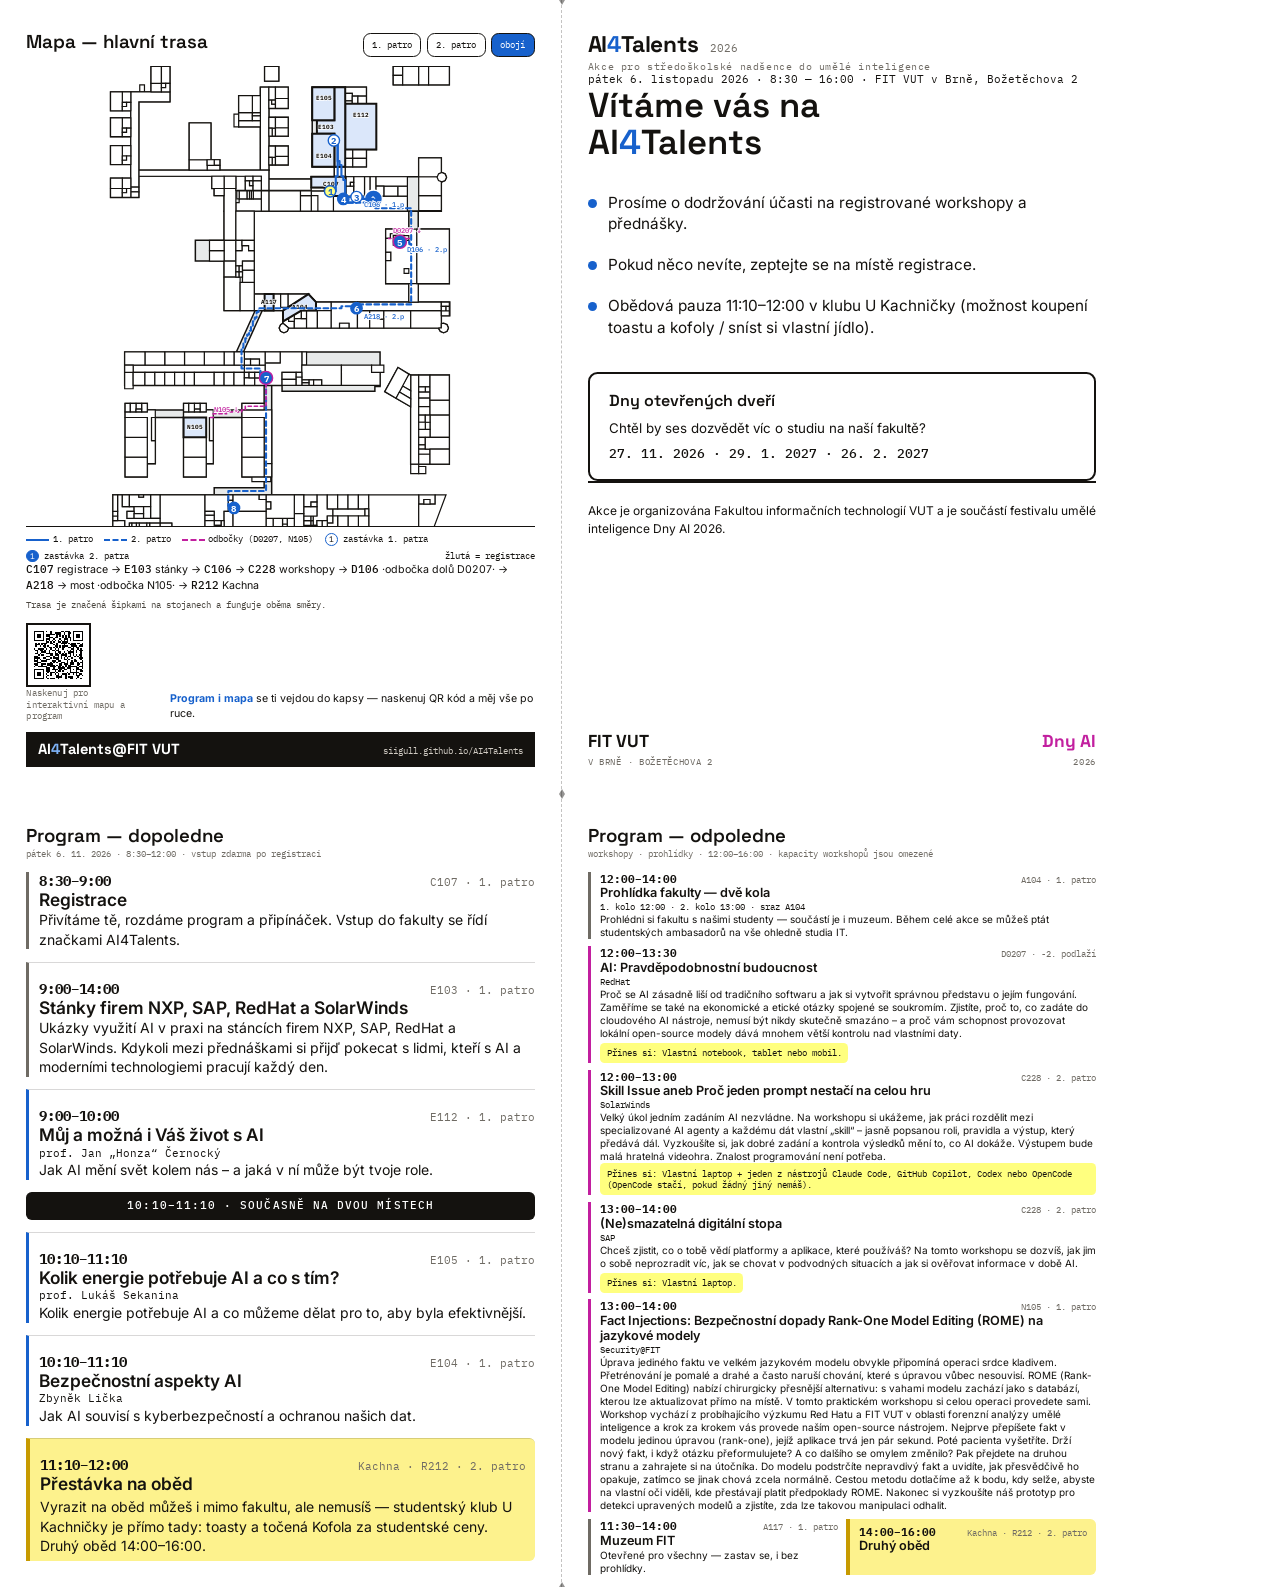
<file: print/handout.html>
<!DOCTYPE html>
<html lang="cs">
<head>
  <meta charset="utf-8">
  <title>AI4Talents — leták (A4 složený na A5)</title>
  <meta name="description" content="Kapesní leták AI4Talents@FIT VUT — A4 skládaný na A5: uvítání, mapa s hlavní trasou, program dopoledne a odpoledne.">
  <link rel="preconnect" href="https://fonts.googleapis.com">
  <link rel="preconnect" href="https://fonts.gstatic.com" crossorigin>
  <link rel="stylesheet" href="https://fonts.googleapis.com/css2?family=Space+Grotesk:wght@500;600;700&amp;family=Inter:wght@400;500;600&amp;family=IBM+Plex+Mono:wght@400;500;700&display=swap">
  <link rel="stylesheet" href="../assets/css/print.css">
  <style>
    /* =====================================================================
       4×A5 folded leaflet on one A4 (duplex) — print/handout.html
       Sheet 1 (outer): [ MAP | FRONT ]   Sheet 2 (inner): [ DOPOLEDNE | ODPOLEDNE ]
       Mirrors letacek-inspirace.pdf: welcome text on the cover, map on the
       back of the folded leaflet, programme spread inside.
       Panels are A5 portrait; the sheet is A4 landscape, 1123×794px @96dpi.
       ===================================================================== */
    @page { size: 297mm 210mm; margin: 0; }
    html, body { width: 297mm; }
    .pp-root { display: block; }

    .sheet {
      width: 297mm; height: 210mm;
      display: grid; grid-template-columns: 1fr 1fr;
      background: var(--paper);
      position: relative;
      break-after: page;
    }
    .sheet:last-child { break-after: auto; }

    /* fold hint: hairline + tiny triangles at top/bottom center */
    .foldline {
      position: absolute; left: 50%; top: 0; bottom: 0; width: 0;
      border-left: 1px dashed rgba(20, 18, 15, 0.25);
      pointer-events: none;
    }
    .foldline::before, .foldline::after {
      content: ''; position: absolute; left: -3.5px;
      border-left: 3.5px solid transparent; border-right: 3.5px solid transparent;
    }
    .foldline::before { top: 0; border-top: 5px solid rgba(20, 18, 15, 0.45); }
    .foldline::after  { bottom: 0; border-bottom: 5px solid rgba(20, 18, 15, 0.45); }

    .panel {
      min-width: 0; min-height: 0;
      display: flex; flex-direction: column;
      padding: 8mm 7mm 7mm;
      overflow: hidden;
    }

    /* ------------------------------------------------------------ FRONT */
    .fr-brand { display: flex; align-items: baseline; gap: 3mm; }
    .fr-word { font-family: var(--font-display); font-weight: 700; font-size: 17pt; letter-spacing: -0.01em; }
    .fr-word .wm-4 { color: var(--blue); }
    .fr-date { font-family: var(--font-mono); font-size: 8pt; color: var(--ink-soft); margin-left: auto; }
    .fr-tag {
      margin-top: 2.5mm; font-family: var(--font-mono); font-size: 7.5pt;
      color: var(--ink-soft); letter-spacing: 0.06em;
    }
    .fr-when { margin-top: 1.2mm; font-family: var(--font-mono); font-size: 8pt; color: var(--ink); }

    .fr-hello { margin-top: 13mm; font-family: var(--font-display); font-weight: 600; font-size: 26pt; line-height: 1.08; }
    .fr-hello .wm-4 { color: var(--blue); }
    .fr-lines { margin-top: 8mm; display: flex; flex-direction: column; gap: 5mm; }
    .fr-line { display: flex; gap: 3mm; align-items: flex-start; }
    .fr-line::before {
      content: ''; flex: none; width: 2.4mm; height: 2.4mm; margin-top: 1.9mm;
      background: var(--blue); border-radius: 50%;
    }
    .fr-line p { font-size: 11.5pt; line-height: 1.42; }
    .fr-line b { font-weight: 600; }

    .fr-dod {
      margin-top: 9mm; border: 2px solid var(--ink); border-radius: 2.5mm;
      padding: 4.5mm 5mm; background: #fff;
    }
    .fr-dod .t { font-family: var(--font-display); font-weight: 600; font-size: 12pt; }
    .fr-dod .q { font-size: 10pt; line-height: 1.4; margin-top: 1.8mm; }
    .fr-dod .d { font-family: var(--font-mono); font-weight: 500; font-size: 10pt; margin-top: 2mm; }

    .fr-org {
      margin-top: auto; padding-top: 5mm;
      font-size: 9pt; line-height: 1.45; color: var(--ink);
      border-top: 2px solid var(--ink);
    }
    .fr-logos { display: flex; align-items: flex-end; justify-content: space-between; margin-top: auto; }
    .fr-logo { font-family: var(--font-display); font-weight: 700; font-size: 13pt; }
    .fr-logo small { display: block; font-family: var(--font-mono); font-weight: 400; font-size: 6.5pt; color: var(--ink-soft); margin-top: 0.8mm; letter-spacing: 0.08em; }
    .fr-logo--dnai { text-align: right; }
    .fr-logo--dnai b { color: var(--magenta-deep); }

    /* -------------------------------------------------------------- MAP */
    .mp-head { display: flex; align-items: baseline; justify-content: space-between; }
    .mp-title { font-family: var(--font-display); font-weight: 600; font-size: 14pt; }
    .floor-toggle { display: flex; gap: 1.5mm; }
    .floor-toggle button {
      font-family: var(--font-mono); font-size: 7pt; line-height: 1;
      padding: 1.6mm 2.2mm; background: #fff; color: var(--ink);
      border: 1.5px solid var(--ink); border-radius: 2mm; cursor: pointer;
    }
    .floor-toggle button.is-on { background: var(--blue); border-color: var(--ink); color: #fff; }
    @media print { .floor-toggle { display: none; } }

    .mp-mapbox { flex: 1; min-height: 0; margin-top: 2.5mm; }
    .mp-mapbox svg { width: 100%; height: 100%; display: block; }

    /* hlavní trasa overlay (svg units) */
    .pm-ov .l1 { fill: none; stroke: var(--blue); stroke-width: 4.5px; stroke-linecap: round; stroke-linejoin: round; }
    .pm-ov .l2 { fill: none; stroke: var(--blue); stroke-width: 4.5px; stroke-dasharray: 10 7; stroke-linecap: round; stroke-linejoin: round; }
    .pm-ov.show-1 .l2, .pm-ov.show-2 .l1 { opacity: 0.15; }
    .pm-ov .stub { fill: none; stroke: var(--magenta-deep); stroke-width: 3.5px; stroke-dasharray: 7 6; stroke-linecap: round; }
    .pm-ov .stop-c { fill: #fff; stroke: var(--blue); stroke-width: 3px; }
    .pm-ov .stop-c.reg { fill: var(--yellow); }
    .pm-ov .stop-c.split { stroke: var(--magenta-deep); }
    .pm-ov .stop-c.f2 { fill: var(--blue); }
    .pm-ov .stop-c.split.f2 + .stop-t, .pm-ov .stop-c.f2 + .stop-t { fill: #fff; }
    .pm-ov .stop-t { font: 700 20px 'IBM Plex Mono', monospace; fill: var(--blue); text-anchor: middle; dominant-baseline: central; }
    .pm-ov .stop-c.split + .stop-t { fill: var(--magenta-deep); }
    .pm-ov .hop-c { fill: var(--blue); stroke: #fff; stroke-width: 3px; }
    .pm-ov .hop-t { font: 700 22px 'IBM Plex Mono', monospace; fill: #fff; text-anchor: middle; dominant-baseline: central; }
    .pm-ov .lab { font: 500 15px 'IBM Plex Mono', monospace; fill: var(--blue); paint-order: stroke; stroke: #fff; stroke-width: 4px; }
    .pm-ov .lab--split { fill: var(--magenta-deep); }

    .mp-legend {
      flex: none; margin-top: 2mm; padding-top: 1.6mm; border-top: 1.5px solid var(--ink);
      font-family: var(--font-mono); font-size: 6.5pt; color: var(--ink);
      display: flex; flex-wrap: wrap; gap: 1mm 3mm;
    }
    .mp-legend i { display: inline-block; width: 6mm; height: 0; border-top: 2.5px solid var(--blue); vertical-align: middle; margin-right: 1mm; }
    .mp-legend i.dash { border-top-style: dashed; }
    .mp-legend i.mag { border-top-color: var(--magenta-deep); border-top-style: dashed; }
    .mp-legend .num { display: inline-flex; width: 3.4mm; height: 3.4mm; border: 1.5px solid var(--blue); border-radius: 50%; align-items: center; justify-content: center; font-size: 6pt; }
    .mp-legend .num--f2 { background: var(--blue); color: #fff; }

    .mp-route { margin-top: 2mm; font-size: 8pt; line-height: 1.45; }
    .mp-route b { font-family: var(--font-mono); font-weight: 500; }
    .mp-route .both { display: block; margin-top: 1.2mm; font-family: var(--font-mono); font-size: 7pt; color: #4a463f; }

    .mp-bottom { margin-top: 3mm; display: flex; gap: 4mm; align-items: flex-end; }
    .mp-qr { flex: none; }
    .mp-qr .qr-slot { width: 17mm; height: 17mm; }
    .mp-note { flex: 1; font-size: 8pt; line-height: 1.4; color: var(--ink); }
    .mp-note b { color: var(--blue); }
    .mp-foot {
      margin-top: 2.5mm; background: var(--ink); color: var(--paper);
      padding: 2.2mm 3mm;
      display: flex; justify-content: space-between; align-items: baseline;
    }
    .mp-foot .w { font-family: var(--font-display); font-weight: 700; font-size: 11pt; }
    .mp-foot .w .wm-4 { color: #7db1f5; }
    .mp-foot .u { font-family: var(--font-mono); font-size: 7pt; color: #cfcac2; }

    /* --------------------------------------------------------- PROGRAM */
    .pr-head { flex: none; }
    .pr-title { font-family: var(--font-display); font-weight: 600; font-size: 14pt; }
    .pr-sub { font-family: var(--font-mono); font-size: 7pt; color: var(--ink-soft); margin-top: 0.6mm; }
    .pr-list { flex: 1; min-height: 0; display: flex; flex-direction: column; gap: 2.4mm; margin-top: 3mm; }

    .pev { border-left: 3px solid var(--ink-soft); padding-left: 2.4mm; }
    .pev.lecture { border-left-color: var(--blue); }
    .pev.workshop { border-left-color: var(--magenta-deep); }
    .pev-head { display: flex; baseline; justify-content: space-between; align-items: baseline; gap: 2mm; }
    .pev-time { font-family: var(--font-mono); font-weight: 700; font-size: 8.5pt; }
    .pev-room { font-family: var(--font-mono); font-size: 7pt; color: var(--ink-soft); text-align: right; }
    .pev-t { font-weight: 600; font-size: 9.5pt; line-height: 1.18; margin-top: 0.6mm; }
    .pev-m { font-family: var(--font-mono); font-size: 7pt; color: var(--ink); margin-top: 0.7mm; }
    .pev-d { font-size: 7.5pt; line-height: 1.34; color: var(--ink); margin-top: 0.9mm; }
    .pev-b {
      font-family: var(--font-mono); font-size: 6.5pt; line-height: 1.35; color: var(--ink);
      margin-top: 0.9mm; padding: 1.1mm 1.8mm; background: var(--yellow); border-radius: 1.2mm;
      display: inline-block;
    }
    .pev--lunch {
      border-left: 4px solid #c79a00; background: #fdf28d;
      border-radius: 0 1.5mm 1.5mm 0; padding: 1.5mm 2.4mm;
    }
    .pev--lunch .pev-d { margin-top: 0.7mm; }
    .pr-list { gap: 1.8mm; }
    .pev-d { line-height: 1.3; }
    .pr-duo { display: grid; grid-template-columns: 1fr 1fr; gap: 2mm; }
    .pr-duo .pev { min-width: 0; }
    .pr-bar {
      flex: none; font-family: var(--font-mono); font-size: 7pt; font-weight: 500;
      letter-spacing: 0.1em; text-transform: uppercase;
      background: var(--ink); color: #fff; padding: 1.2mm 2mm; border-radius: 1.5mm;
      text-align: center;
    }
    .pr-bar--lunch { background: var(--yellow); color: var(--ink); letter-spacing: 0.04em; }
    .pr-par { display: grid; grid-template-columns: 1fr 1fr; gap: 2.4mm; }
    .pr-par .pev { min-width: 0; }
    .pr-end { margin-top: auto; }

    /* dopoledne has fewer entries — same type scale as odpoledne (the
       pages face each other when unfolded); the air is handled with
       separators, rhythm and real content, not bigger fonts */
    .pr--dopo .pr-list { gap: 3.2mm; justify-content: space-between; }
    .pr--dopo .pr-end { margin-top: 0; }
    .pr--dopo .pev ~ .pev {
      border-top: 1px solid rgba(20, 18, 15, 0.16);
      padding-top: 4.5mm;
    }
    .pr-tip {
      border: 2px solid var(--ink); border-radius: 2.5mm; background: #fff;
      padding: 3mm 4mm; font-size: 9pt; line-height: 1.4;
    }
    .pr-tip b { font-family: var(--font-mono); font-weight: 500; font-size: 7pt;
      letter-spacing: 0.08em; text-transform: uppercase; color: var(--blue); display: block; margin-bottom: 1mm; }
    .pr-lunchnote {
      font-size: 7.5pt; line-height: 1.38; color: var(--ink);
      margin-top: 1.6mm; text-align: center;
    }
    .pr--dopo .pev-time { font-size: 10.5pt; }
    .pr--dopo .pev-room { font-size: 8pt; }
    .pr--dopo .pev-t { font-size: 13pt; }
    .pr--dopo .pev-m { font-size: 8.5pt; }
    .pr--dopo .pev-d { font-size: 10.5pt; line-height: 1.4; }
    .pr--dopo .pr-bar { font-size: 8pt; padding: 1.8mm 2mm; }
  </style>
</head>
<body class="pp page-handout">
  <div id="poster" class="pp-root"></div>

  <script src="../assets/js/data.js" defer></script>
  <script src="../assets/js/routing.js" defer></script>
  <script src="../assets/js/print.js" defer></script>
  <script>
    // Leták boot — 4×A5 panels on 2 A4-landscape sheets (duplex + fold).
    window.addEventListener('DOMContentLoaded', function () {
      var P = window.AI4TPrint;
      var DATA = window.AI4T_DATA;
      var root = document.getElementById('poster');
      if (!P) { root.textContent = 'Chybí data (AI4TPrint).'; return; }
      var meta = (DATA.events && DATA.events.meta) || {};
      var esc = P.esc;
      var evs = P.allEvents();
      function byId(id) { return evs.filter(function (e) { return e.id === id; })[0]; }
      function who(ev) { return ev.speaker || ev.partner || ''; }
      function minOf(t) {
        var m = /^(\d{1,2}):(\d{2})$/.exec(String(t || ''));
        return m ? (+m[1]) * 60 + (+m[2]) : 0;
      }

      // official long texts (timetable.txt / workshops_email.txt) — the
      // programme pages carry them in full; only minor edits allowed
      var LONG_DESC = {
        'workshop-security':
          'Úprava jediného faktu ve velkém jazykovém modelu obvykle připomíná operaci srdce kladivem. Přetrénování je pomalé a drahé a často naruší chování, které s úpravou vůbec nesouvisí. ROME (Rank-One Model Editing) nabízí chirurgicky přesnější alternativu: s vahami modelu zachází jako s databází, kterou lze aktualizovat přímo na místě. V tomto praktickém workshopu si celou operaci provedete sami.' +
          ' Workshop vychází z probíhajícího výzkumu Red Hatu a FIT VUT v oblasti forenzní analýzy umělé inteligence a krok za krokem vás provede naším open-source nástrojem. Nejprve přepíšete fakt v modelu jedinou úpravou (rank-one), jejíž aplikace trvá jen pár sekund. Poté pacienta vyšetříte. Drží nový fakt, i když otázku přeformulujete? A co dalšího se omylem změnilo? Pak přejdete na druhou stranu a zahrajete si na útočníka. Do modelu podstrčíte nepravdivý fakt a uvidíte, jak přesvědčivě ho opakuje, zatímco se jinak chová zcela normálně. Cestou metodu dotlačíme až k bodu, kdy selže, abyste na vlastní oči viděli, kde přestávají platit předpoklady ROME. Nakonec si vyzkoušíte náš prototyp pro detekci upravených modelů a zjistíte, zda lze takovou manipulaci odhalit.',
        'prednaska-cernocky': 'Jak AI mění svět kolem nás – a jaká v ní může být tvoje role.'
      };

      /* ------------------------------------------------------- FRONT panel
         same text as letacek-inspirace.pdf */
      var front =
        '<section class="panel">' +
          '<div class="fr-brand"><p class="fr-word">AI<span class="wm-4">4</span>Talents</p>' +
            '<p class="fr-date">2026</p></div>' +
          '<p class="fr-tag">Akce pro středoškolské nadšence do umělé inteligence</p>' +
          '<p class="fr-when">pátek 6. listopadu 2026 · ' + esc(meta.time) + ' · ' + esc(meta.place) + '</p>' +
          '<h1 class="fr-hello">Vítáme vás na<br>AI<span class="wm-4">4</span>Talents</h1>' +
          '<div class="fr-lines">' +
            '<div class="fr-line"><p>Prosíme o dodržování účasti na registrované workshopy a přednášky.</p></div>' +
            '<div class="fr-line"><p>Pokud něco nevíte, zeptejte se na místě registrace.</p></div>' +
            '<div class="fr-line"><p>Obědová pauza 11:10–12:00 v klubu U Kachničky (možnost koupení toastu a kofoly / sníst si vlastní jídlo).</p></div>' +
          '</div>' +
          '<div class="fr-dod">' +
            '<p class="t">Dny otevřených dveří</p>' +
            '<p class="q">Chtěl by ses dozvědět víc o studiu na naší fakultě?</p>' +
            '<p class="d">27. 11. 2026 · 29. 1. 2027 · 26. 2. 2027</p>' +
          '</div>' +
          '<p class="fr-org">Akce je organizována Fakultou informačních technologií VUT a je součástí festivalu umělé inteligence Dny&nbsp;AI&nbsp;2026.</p>' +
          '<div class="fr-logos">' +
            '<p class="fr-logo">FIT&nbsp;VUT<small>V BRNĚ · BOŽETĚCHOVA 2</small></p>' +
            '<p class="fr-logo fr-logo--dnai"><b>Dny&nbsp;AI</b><small>2026</small></p>' +
          '</div>' +
        '</section>';

      /* --------------------------------------------------------- MAP panel
         (back cover of the folded leaflet) */
      var mapPanel =
        '<section class="panel">' +
          '<div class="mp-head"><p class="mp-title">Mapa — hlavní trasa</p>' +
            '<div class="floor-toggle" role="group" aria-label="Zvýraznit patro">' +
              '<button type="button" data-fl="1">1. patro</button>' +
              '<button type="button" data-fl="2">2. patro</button>' +
              '<button type="button" data-fl="all" class="is-on">obojí</button>' +
            '</div></div>' +
          '<div class="mp-mapbox" id="lt-map"></div>' +
          '<p class="mp-legend">' +
            '<span><i></i>1. patro</span><span><i class="dash"></i>2. patro</span>' +
            '<span><i class="mag"></i>odbočky (D0207, N105)</span>' +
            '<span><span class="num">1</span> zastávka 1. patra</span>' +
            '<span><span class="num num--f2">1</span> zastávka 2. patra</span>' +
            '<span style="margin-left:auto">žlutá = registrace</span>' +
          '</p>' +
          '<p class="mp-route"><b>C107</b> registrace → <b>E103</b> stánky → <b>C106</b> → <b>C228</b> workshopy → ' +
            '<b>D106</b> ·odbočka dolů D0207· → <b>A218</b> → most ·odbočka N105· → <b>R212</b> Kachna' +
            '<span class="both">Trasa je značená šipkami na stojanech a funguje oběma směry.</span></p>' +
          '<div class="mp-bottom">' +
            '<div class="mp-qr">' + P.qrBlock(17, 'Naskenuj pro interaktivní mapu a program') + '</div>' +
            '<p class="mp-note"><b>Program i mapa</b> se ti vejdou do kapsy — naskenuj QR kód a měj vše po ruce.</p>' +
          '</div>' +
          '<div class="mp-foot"><p class="w">AI<span class="wm-4">4</span>Talents@FIT VUT</p><p class="u">siigull.github.io/AI4Talents</p></div>' +
        '</section>';

      /* ------------------------------------------------------ PROGRAM pages */
      function evBlock(ev, opts) {
        opts = opts || {};
        var desc = LONG_DESC[ev.id] || ev.desc || '';
        return '<article class="pev ' + esc(ev.type) + '">' +
          '<div class="pev-head"><p class="pev-time">' + esc(ev.start) + '–' + esc(ev.end) + '</p>' +
            '<p class="pev-room">' + esc(ev.room) + ' · ' + esc(P.floorLabel(ev.floor)) + '</p></div>' +
          '<p class="pev-t">' + esc(ev.title) + '</p>' +
          (who(ev) ? '<p class="pev-m">' + esc(who(ev)) + '</p>' : '') +
          (desc ? '<p class="pev-d">' + esc(desc) + '</p>' : '') +
          (ev.bring && !opts.noBring ? '<p class="pev-b">Přines si: ' + esc(ev.bring) + '</p>' : '') +
        '</article>';
      }

      // dopoledne — until the lunch break
      var reg = byId('registrace'), stanky = byId('nabidka-stanky');
      var cernocky = byId('prednaska-cernocky');
      var sekanina = byId('prednaska-sekanina'), bezpec = byId('prednaska-bezpecnost');
      var dopoledne =
        '<section class="panel pr--dopo">' +
          '<header class="pr-head"><p class="pr-title">Program — dopoledne</p>' +
            '<p class="pr-sub">pátek 6. 11. 2026 · 8:30–12:00 · vstup zdarma po registraci</p></header>' +
          '<div class="pr-list">' +
            '<article class="pev ' + esc(reg.type) + '">' +
              '<div class="pev-head"><p class="pev-time">' + esc(reg.start) + '–' + esc(reg.end) + '</p>' +
                '<p class="pev-room">' + esc(reg.room) + ' · ' + esc(P.floorLabel(reg.floor)) + '</p></div>' +
              '<p class="pev-t">' + esc(reg.title) + '</p>' +
              '<p class="pev-d">' + esc(reg.desc) + '</p>' +
            '</article>' +
            evBlock(stanky) +
            evBlock(cernocky) +
            '<p class="pr-bar">10:10–11:10 · současně na dvou místech</p>' +
            evBlock(sekanina, { noBring: true }) +
            evBlock(bezpec, { noBring: true }) +
            '<article class="pev pev--lunch">' +
              '<div class="pev-head"><p class="pev-time">11:10–12:00</p>' +
                '<p class="pev-room">Kachna · R212 · 2. patro</p></div>' +
              '<p class="pev-t">Přestávka na oběd</p>' +
              '<p class="pev-d">Vyrazit na oběd můžeš i mimo fakultu, ale nemusíš — studentský klub U Kachničky je přímo tady: toasty a točená Kofola za studentské ceny. Druhý oběd 14:00–16:00.</p>' +
            '</article>' +
          '</div>' +
        '</section>';

      // odpoledne — workshops, tours, second lunch
      var proh1 = byId('prohlidky-1'), proh2 = byId('prohlidky-2');
      var redhat = byId('workshop-redhat'), solar = byId('workshop-solarwinds');
      var sap = byId('workshop-sap'), sec = byId('workshop-security');
      var odpoledne =
        '<section class="panel">' +
          '<header class="pr-head"><p class="pr-title">Program — odpoledne</p>' +
            '<p class="pr-sub">workshopy · prohlídky · 12:00–16:00 · kapacity workshopů jsou omezené</p></header>' +
          '<div class="pr-list">' +
            '<article class="pev zone">' +
              '<div class="pev-head"><p class="pev-time">12:00–14:00</p>' +
                '<p class="pev-room">' + esc(proh1.room) + ' · ' + esc(P.floorLabel(proh1.floor)) + '</p></div>' +
              '<p class="pev-t">Prohlídka fakulty — dvě kola</p>' +
              '<p class="pev-m">1. kolo 12:00 · 2. kolo 13:00 · sraz ' + esc(proh1.room) + '</p>' +
              '<p class="pev-d">Prohlédni si fakultu s našimi studenty — součástí je i muzeum. Během celé akce se můžeš ptát studentských ambasadorů na vše ohledně studia IT.</p>' +
            '</article>' +
            evBlock(redhat) +
            evBlock(solar) +
            evBlock(sap) +
            evBlock(sec) +
            '<div class="pr-duo">' +
              '<article class="pev zone">' +
                '<div class="pev-head"><p class="pev-time">11:30–14:00</p>' +
                  '<p class="pev-room">A117 · 1. patro</p></div>' +
                '<p class="pev-t">Muzeum FIT</p>' +
                '<p class="pev-d">Otevřené pro všechny — zastav se, i bez prohlídky.</p>' +
              '</article>' +
              '<article class="pev pev--lunch">' +
                '<div class="pev-head"><p class="pev-time">14:00–16:00</p>' +
                  '<p class="pev-room">Kachna · R212 · 2. patro</p></div>' +
                '<p class="pev-t">Druhý oběd</p>' +
              '</article>' +
            '</div>' +
          '</div>' +
        '</section>';

      /* ------------------------------------------------------------ sheets */
      root.innerHTML =
        '<div class="sheet"><div class="foldline"></div>' + mapPanel + front + '</div>' +
        '<div class="sheet"><div class="foldline"></div>' + dopoledne + odpoledne + '</div>';

      /* ------------------------------------------- map panel: route overlay */
      (function drawMap() {
        var box = document.getElementById('lt-map');
        if (!box) return;
        var svg = P.miniMap({
          floor: '1',
          crop: { buildings: true, margin: 10 },
          aspect: (box.clientWidth || 400) / (box.clientHeight || 500),
          boxMm: (box.clientWidth || 400) * 25.4 / 96,
          labelPx: 9
        });
        if (!svg) { box.textContent = 'Mapu se nepodařilo vykreslit.'; return; }
        box.appendChild(svg);
        var MP = DATA.mainPath;
        if (!MP.legs) return;

        var NS = 'http://www.w3.org/2000/svg';
        var g = document.createElementNS(NS, 'g');
        g.setAttribute('class', 'pm-ov');
        var el = function (name, attrs, txt) {
          var e = document.createElementNS(NS, name);
          for (var k in attrs) e.setAttribute(k, attrs[k]);
          if (txt != null) e.textContent = txt;
          g.appendChild(e);
          return e;
        };

        var poly = function (pts, cls) {
          if (!pts || pts.length < 2) return;
          el('polyline', { class: cls,
            points: pts.map(function (p) { return p[0].toFixed(1) + ',' + p[1].toFixed(1); }).join(' ') });
        };

        // main legs: floor 1 solid, floor 2 dashed; hop marker at floor changes
        var hopPts = [];
        MP.legs.forEach(function (leg, i) {
          var cls = String(leg.floor) === '2' ? 'l2' : 'l1';
          poly(leg.points, cls);
          var next = MP.legs[i + 1];
          if (leg.stairs && next) {
            var at = next.points[0] || leg.points[leg.points.length - 1];
            hopPts.push(at);
            el('circle', { class: 'hop-c', cx: at[0], cy: at[1], r: 19 });
            var up = Number(next.floor) > Number(leg.floor);
            el('text', { class: 'hop-t', x: at[0], y: at[1] + 1 }, up ? '↑' : '↓');
          }
        });

        // split stubs (~140 svg units along the branch) + labels
        Object.keys(MP.splits || {}).forEach(function (k) {
          var sp = MP.splits[k];
          var first = sp.legs && sp.legs.find(function (l) { return l.points && l.points.length > 1; });
          if (!first) return;
          var acc = 0, pts = [first.points[0], first.points[1]]; // min. 2 pts
          for (var i = 2; i < first.points.length && acc < 140; i++) {
            acc += Math.hypot(first.points[i][0] - first.points[i-1][0], first.points[i][1] - first.points[i-1][1]);
            pts.push(first.points[i]);
          }
          poly(pts, 'stub');
          var end = pts[pts.length - 1];
          el('text', { class: 'lab lab--split', x: Math.min(end[0] + 10, 640), y: end[1] - 12 },
            k.toUpperCase() + ' ↓');
        });

        // numbered stops (svg units, mono digits); a room label is drawn only
        // when the base map doesn't already label that room (event rooms do)
        var eventRoomIds = {};
        (DATA.events.events || []).forEach(function (ev) { eventRoomIds[ev.room] = 1; });
        (MP.stops || []).forEach(function (s, i) {
          if (String(s.floor) !== '2' && String(s.floor) !== '1') return;
          // a stop sitting on a floor-change hop marker (C106 = at the C110
          // stairs) steps aside, so the two circles never fuse into one blob
          var sx = s.at[0], sy = s.at[1];
          if (hopPts.some(function (p) { return Math.hypot(p[0] - sx, p[1] - sy) < 24; })) sx -= 36;
          el('circle', {
            class: 'stop-c' + (s.kind === 'reg' ? ' reg' : s.kind === 'split' ? ' split' : '') +
              (String(s.floor) === '2' ? ' f2' : ''),
            cx: sx, cy: sy, r: s.kind === 'split' ? 14 : 12
          });
          el('text', { class: 'stop-t', x: sx, y: sy + 1 }, String(i + 1));
          if (s.room && !eventRoomIds[s.room]) {
            el('text', { class: 'lab', x: sx + 16, y: sy + 22 },
              s.room + (String(s.floor) === '2' ? ' · 2.p' : ' · 1.p'));
          }
        });

        svg.appendChild(g);
        // never clip the overlay: grow the viewBox to cover stops + stubs
        // (getBBox needs the group rendered, hence append first)
        var bb = g.getBBox();
        var vb = (svg.getAttribute('viewBox') || '0 0 720 1000').split(/\s+/).map(Number);
        var pad = 26;
        var nx = Math.max(0, Math.min(vb[0], bb.x - pad));
        var ny = Math.max(0, Math.min(vb[1], bb.y - pad));
        var nx1 = Math.min(720, Math.max(vb[0] + vb[2], bb.x + bb.width + pad));
        var ny1 = Math.min(1000, Math.max(vb[1] + vb[3], bb.y + bb.height + pad));
        svg.setAttribute('viewBox', nx + ' ' + ny + ' ' + (nx1 - nx) + ' ' + (ny1 - ny));

        // dynamic floor emphasis (screen only; print shows both)
        var ovl = g;
        document.querySelectorAll('.floor-toggle button').forEach(function (btn) {
          btn.addEventListener('click', function () {
            document.querySelectorAll('.floor-toggle button').forEach(function (b) { b.classList.remove('is-on'); });
            btn.classList.add('is-on');
            ovl.classList.remove('show-1', 'show-2');
            var fl = btn.getAttribute('data-fl');
            if (fl === '1') ovl.classList.add('show-1');
            if (fl === '2') ovl.classList.add('show-2');
          });
        });
      })();
    });
  </script>
</body>
</html>
</file>
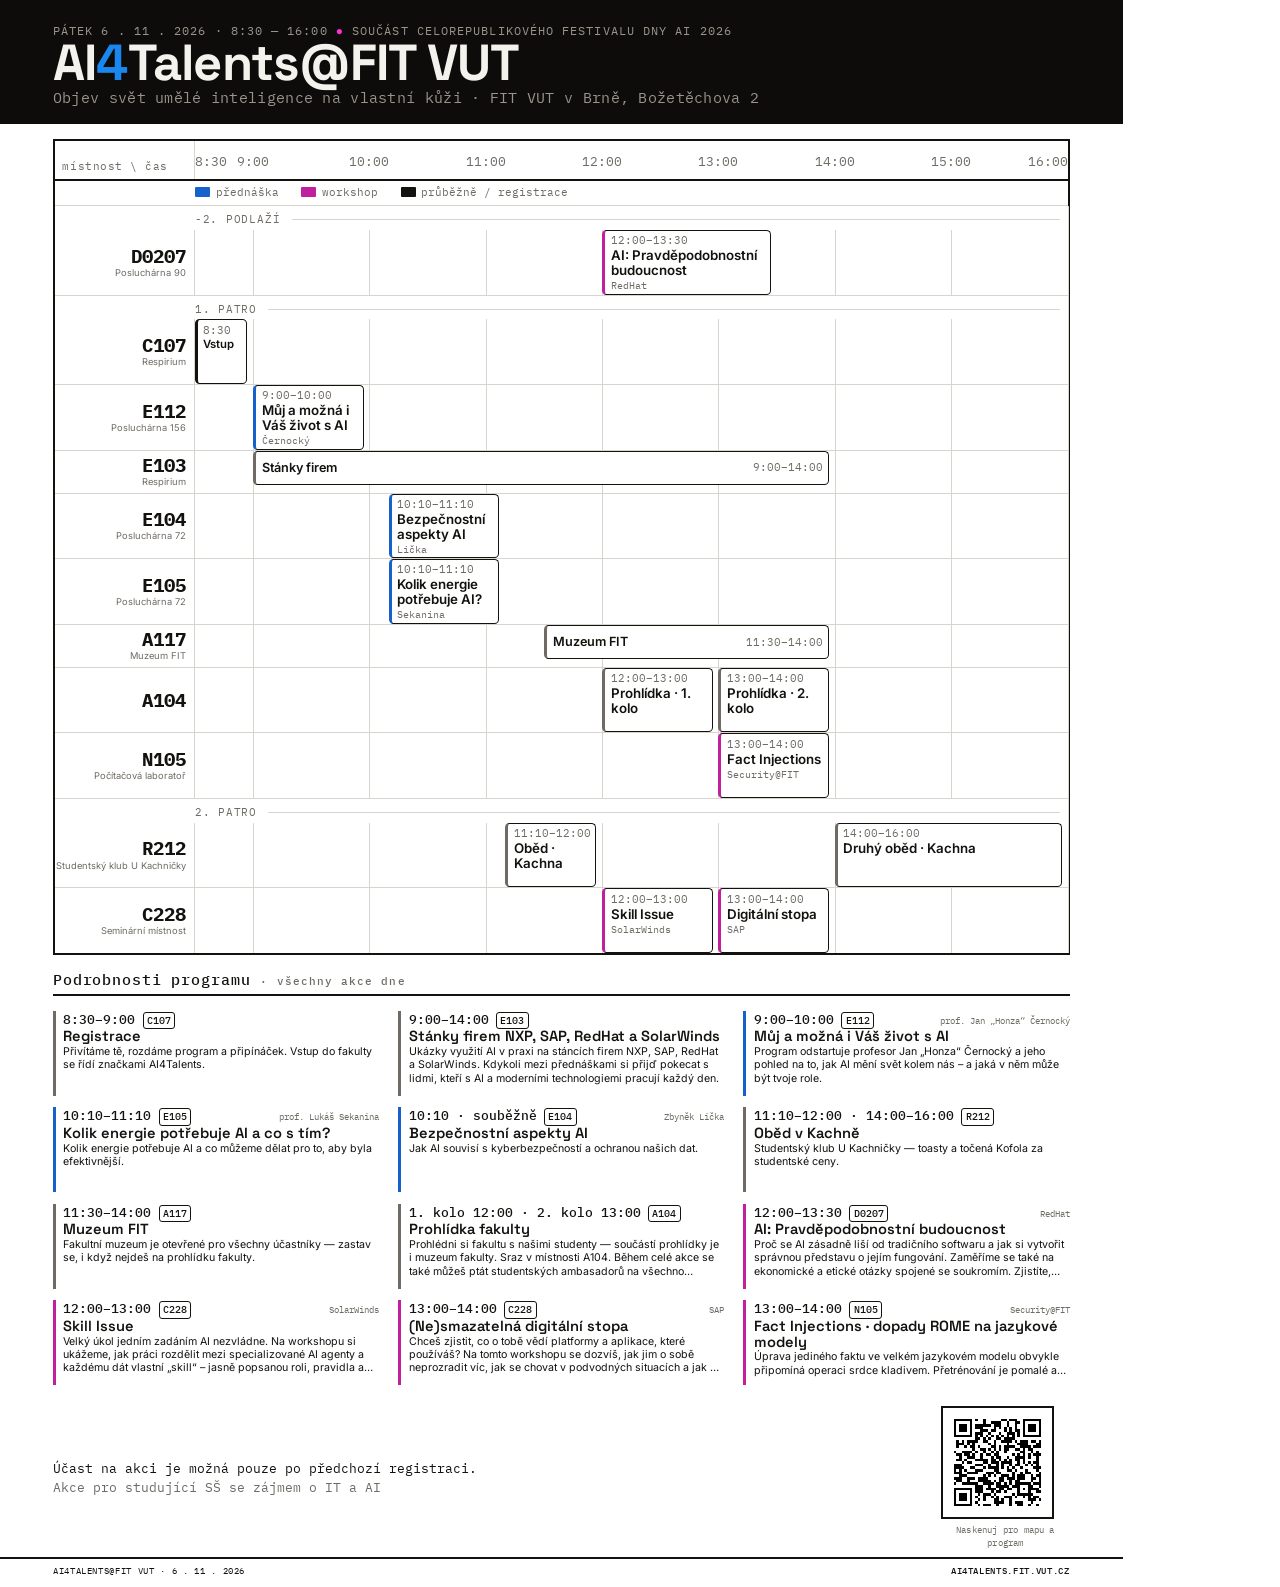
<file: print/program-a3.html>
<!DOCTYPE html>
<html lang="cs">
<head>
  <meta charset="utf-8">
  <title>AI4Talents — velký program (A3)</title>
  <link rel="preconnect" href="https://fonts.googleapis.com">
  <link rel="preconnect" href="https://fonts.gstatic.com" crossorigin>
  <link rel="stylesheet" href="https://fonts.googleapis.com/css2?family=Space+Grotesk:wght@500;600;700&amp;family=Inter:wght@400;500;600&amp;family=IBM+Plex+Mono:wght@400;500;700&amp;display=swap">
  <link rel="stylesheet" href="../assets/css/print.css">
  <style>
    /* =====================================================================
       A3 programme poster — room × time grid (~2/3) + event cards (~1/3).
       The same events twice: calendar view for when/where, cards for what.
       Exact sheet: 297×420mm, 1123×1587px @96dpi.
       ===================================================================== */
    @page { size: 297mm 420mm; margin: 0; }
    html, body { width: 297mm; height: 420mm; }

    .page-a3 { padding: 0; }

    /* --- compact header band --- */
    .a3-head { flex: none; padding: 6mm 14mm 4.5mm; }
    .a3-kick {
      font-family: var(--font-mono); font-size: 9pt; letter-spacing: 0.09em;
      text-transform: uppercase; color: var(--muted-on-dark);
    }
    .a3-kick .dot { color: var(--magenta); }
    .a3-title {
      font-family: var(--font-display); font-weight: 700; font-size: 38pt;
      line-height: 0.98; letter-spacing: -0.015em; margin-top: 1.8mm;
    }
    .a3-title .wm-4 { color: var(--blue-bright); }
    .a3-sub {
      font-family: var(--font-mono); font-size: 11pt; color: var(--muted-on-dark);
      margin-top: 2mm; letter-spacing: 0.02em;
    }

    /* --- THE programme: room × time grid (app v2 timetable, static) ------ */
    .a3-main {
      flex: 1; min-height: 0; display: flex; flex-direction: column;
      padding: 4mm 14mm 3mm; gap: 4mm;
    }

    .pg { flex: none; border: 2px solid var(--ink); background: var(--paper); }
    .pg-head { display: flex; border-bottom: 2px solid var(--ink); }
    .pg-corner {
      flex: none; width: 37mm; border-right: 1px solid var(--hairline);
      display: flex; align-items: flex-end; padding: 1.6mm 2mm 1.2mm;
      font-family: var(--font-mono); font-size: 8pt; color: var(--ink-soft);
      letter-spacing: 0.05em;
    }
    .pg-hours { position: relative; flex: 1; height: 10mm; }
    .pg-hour {
      position: absolute; top: 3.2mm; transform: translateX(-50%);
      font-family: var(--font-mono); font-size: 9.5pt; color: var(--ink-soft);
      font-variant-numeric: tabular-nums;
    }
    .pg-hour.is-edge-left { transform: none; }
    .pg-hour.is-edge-right { transform: translateX(-100%); }
    .pg-legend {
      display: flex; gap: 6mm; padding: 1.4mm 2mm 1.4mm 37mm; border-bottom: 1px solid var(--hairline);
      font-family: var(--font-mono); font-size: 8pt; color: var(--ink-soft);
    }
    .pg-legend i { display: inline-block; width: 4mm; height: 2.6mm; border-radius: 1px; margin-right: 1.5mm; vertical-align: -0.3mm; }
    .pg-body { position: relative; }
    .pg-lines { position: absolute; top: 0; bottom: 0; left: 37mm; right: 0; pointer-events: none; }
    .pg-vline { position: absolute; top: 0; bottom: 0; width: 1px; background: var(--hairline); }
    .pg-floor {
      display: flex; align-items: center; gap: 3mm; padding: 1.6mm 2mm 0.8mm 37mm;
      position: relative; background: var(--paper);
    }
    .pg-floor span {
      font-family: var(--font-mono); font-size: 8.5pt; color: var(--ink-soft);
      letter-spacing: 0.07em; text-transform: uppercase;
    }
    .pg-floor::after { content: ''; flex: 1; height: 1px; background: var(--hairline); }
    .pg-row { display: flex; border-bottom: 1px solid var(--hairline); }
    .pg-row:last-child { border-bottom: none; }
    .pg-label {
      flex: none; width: 37mm; display: flex; flex-direction: column; justify-content: center;
      gap: 0.4mm; padding: 1.4mm 2mm 1.4mm 0; text-align: right;
      border-right: 1px solid var(--hairline);
    }
    .pg-code { font-family: var(--font-mono); font-weight: 700; font-size: 14pt; line-height: 1; }
    .pg-name {
      font-size: 7pt; line-height: 1.2; color: var(--ink-soft);
      display: -webkit-box; -webkit-line-clamp: 2; -webkit-box-orient: vertical; overflow: hidden;
    }
    .pg-track { position: relative; flex: 1; }

    .pg-evt {
      position: absolute; display: flex; flex-direction: column; gap: 0.6mm;
      padding: 1.1mm 1.5mm; overflow: hidden;
      background: var(--paper); border: 1.5px solid var(--ink);
      border-left: 3px solid var(--evt-color, var(--ink)); border-radius: 1.2mm;
    }
    .pg-time { font-family: var(--font-mono); font-size: 8pt; line-height: 1; color: var(--ink-soft); white-space: nowrap; }
    .pg-title {
      font-weight: 600; font-size: 10pt; line-height: 1.12; flex: none;
      display: -webkit-box; -webkit-line-clamp: 2; -webkit-box-orient: vertical; overflow: hidden;
      overflow-wrap: break-word;
    }
    .pg-who {
      font-family: var(--font-mono); font-size: 7.5pt; line-height: 1.15; color: var(--ink-soft);
      flex: none; white-space: nowrap; overflow: hidden; text-overflow: ellipsis;
    }
    .pg-evt.is-short .pg-title { font-size: 8.5pt; }
    .pg-evt.is-slim { flex-direction: row; align-items: center; gap: 2mm; padding: 0.7mm 1.5mm; }
    .pg-evt.is-slim .pg-title {
      order: -1; font-size: 9.5pt; font-weight: 600; -webkit-line-clamp: 1;
      white-space: nowrap; overflow: hidden; text-overflow: ellipsis;
      flex: 0 1 auto; min-width: 0;
    }
    .pg-evt.is-slim .pg-time { flex: none; margin-left: auto; }
    .pg-evt.is-slim .pg-who { display: none; }

    /* --- event cards: the same events, once as a list ------------------- */
    .a3-det-h {
      font-family: var(--font-mono); font-variant-numeric: tabular-nums;
      font-size: 11pt; font-weight: 500; letter-spacing: 0.06em;
      border-bottom: 2px solid var(--ink); padding-bottom: 1.2mm; flex: none;
    }
    .a3-det-h .sub { font-size: 8pt; color: var(--ink-soft); letter-spacing: 0.1em; }
    .a3-det {
      flex: 1; min-height: 0;
      display: grid; grid-template-columns: 1fr 1fr 1fr; gap: 3mm 5mm;
      grid-auto-rows: 1fr;
    }
    .ade:last-child:nth-child(3n) .ade-desc { -webkit-line-clamp: 2; }
    .ade { display: flex; flex-direction: column; min-height: 0; min-width: 0; }
    .ade-top { display: flex; align-items: baseline; gap: 2mm; }
    .ade-time { font-family: var(--font-mono); font-size: 9.5pt; font-weight: 500; font-variant-numeric: tabular-nums; }
    .ade-who { margin-left: auto; font-family: var(--font-mono); font-size: 7pt; color: var(--ink-soft); }
    .ade-title { font-family: var(--font-display); font-weight: 600; font-size: 11pt; line-height: 1.08; margin-top: 0.7mm; }
    .ade-desc {
      flex: none; font-size: 8pt; line-height: 1.24; margin-top: 0.8mm; color: var(--ink);
      display: -webkit-box; -webkit-line-clamp: 3; -webkit-box-orient: vertical; overflow: hidden;
    }
    .ade .room-chip { font-size: 7.5pt; flex: none; }
    .ade-type { border-left: 3px solid var(--ink-soft); padding-left: 2mm; }
    .ade-type.lecture { border-left-color: var(--blue); }
    .ade-type.workshop { border-left-color: var(--magenta-deep); }

    /* --- bottom: registration note + QR, then footer strip --- */
    .a3-bottom { flex: none; display: flex; align-items: center; gap: 7mm; padding: 2.5mm 14mm 2mm; }
    .a3-note { text-align: left; font-family: var(--font-mono); font-size: 9.5pt; line-height: 1.5; color: var(--ink); }
    .a3-note .sub { color: var(--ink-soft); }
    .a3-qr { margin-left: auto; text-align: center; }
    .a3-qr .qr-cap { display: block; margin-top: 1.2mm; font-family: var(--font-mono); font-size: 7pt; color: var(--ink-soft); }
    .pfooter { padding: 1.8mm 14mm 2.6mm; }
  </style>
</head>
<body class="pp page-a3">
  <div id="page" class="pp-root"></div>

  <script src="../assets/js/data.js" defer></script>
  <script src="../assets/js/routing.js" defer></script>
  <script src="../assets/js/print.js" defer></script>
  <script>
    // A3 poster boot — room × time grid + event cards (chronological).
    window.addEventListener('DOMContentLoaded', function () {
      var P = window.AI4TPrint;
      var root = document.getElementById('page');
      if (!P) { root.textContent = 'Chybí data (AI4TPrint).'; return; }

      var meta = (window.AI4T_DATA.events && window.AI4T_DATA.events.meta) || {};
      var evs = P.allEvents();
      function byId(id) { return evs.filter(function (e) { return e.id === id; })[0]; }

      // wall-poster display titles for the GRID (full titles live on cards)
      var SHORT_TITLE = {
        'registrace': 'Vstup',
        'prednaska-cernocky': 'Můj a možná i Váš život s AI',
        'prednaska-sekanina': 'Kolik energie potřebuje AI?',
        'prednaska-bezpecnost': 'Bezpečnostní aspekty AI',
        'workshop-redhat': 'AI: Pravděpodobnostní budoucnost',
        'workshop-solarwinds': 'Skill Issue',
        'workshop-sap': 'Digitální stopa',
        'workshop-security': 'Fact Injections',
        'nabidka-stanky': 'Stánky firem',
        'prohlidky-1': 'Prohlídka · 1. kolo',
        'prohlidky-2': 'Prohlídka · 2. kolo',
        'kachna-obed-1': 'Oběd · Kachna',
        'kachna-obed-2': 'Druhý oběd · Kachna'
      };

      // grid blocks are narrow: surnames only (cards carry the full speaker)
      var SHORT_WHO = {
        'prednaska-cernocky': 'Černocký',
        'prednaska-sekanina': 'Sekanina',
        'prednaska-bezpecnost': 'Lička'
      };

      // ---- event cards: one per programme entry, merged where an activity
      // runs twice (tours, lunches) — chronological, no grouping
      var CARDS = [
        { ev: 'registrace' },
        { ev: 'nabidka-stanky' },
        { ev: 'prednaska-cernocky' },
        { ev: 'prednaska-sekanina' },
        { ev: 'prednaska-bezpecnost', time: '10:10 · souběžně' },
        { evs: ['kachna-obed-1', 'kachna-obed-2'], time: '11:10–12:00 · 14:00–16:00', title: 'Oběd v Kachně' },
        { ev: 'muzeum' },
        { evs: ['prohlidky-1', 'prohlidky-2'], time: '1. kolo 12:00 · 2. kolo 13:00', title: 'Prohlídka fakulty' },
        { ev: 'workshop-redhat' },
        { ev: 'workshop-solarwinds', title: 'Skill Issue' },
        { ev: 'workshop-sap' },
        { ev: 'workshop-security', title: 'Fact Injections · dopady ROME na jazykové modely' }
      ];

      var h =
        '<header class="p-head a3-head">' +
          '<p class="a3-kick">Pátek ' + P.esc(P.fmtDate(meta.date)) + ' · ' +
            P.esc(meta.time || '') + ' <span class="dot">●</span> ' +
            P.esc(meta.festival || '') + '</p>' +
          '<h1 class="a3-title">AI<span class="wm-4">4</span>Talents@FIT VUT</h1>' +
          '<p class="a3-sub">' + P.esc(meta.tagline || '') + ' · ' + P.esc(meta.place || '') + '</p>' +
        '</header>' +
        '<main class="a3-main">' +
          '<div class="a3-grid">' + P.programGrid({ laneH: 17.1, slimH: 9, gap: 1.5, shortTitle: SHORT_TITLE, shortWho: SHORT_WHO }) + '</div>' +
          '<h2 class="a3-det-h">Podrobnosti programu <span class="sub">· všechny akce dne</span></h2>' +
          '<div class="a3-det">';

      CARDS.forEach(function (c) {
        var first = byId(c.ev || c.evs[0]);
        if (!first) return;
        var time = c.time || (first.start + '–' + first.end);
        var title = c.title || first.title;
        var who = first.speaker || first.partner || '';
        h +=
          '<article class="ade ade-type ' + P.esc(first.type) + '">' +
            '<div class="ade-top">' +
              '<span class="ade-time">' + P.esc(time) + '</span>' +
              '<span class="room-chip">' + P.esc(first.room) + '</span>' +
              (who ? '<span class="ade-who">' + P.esc(who) + '</span>' : '') +
            '</div>' +
            '<h3 class="ade-title">' + P.esc(title) + '</h3>' +
            (first.desc ? '<p class="ade-desc">' + P.esc(first.desc) + '</p>' : '') +
          '</article>';
      });

      h += '</div></main>';

      // ---- bottom: registration note + QR (spec: 30 mm) + footer --------
      h += '<div class="a3-bottom">' +
        '<p class="a3-note">' + P.esc(meta.registration || '') + '<br>' +
          '<span class="sub">' + P.esc(meta.audience || '') + '</span></p>' +
        '<div class="a3-qr">' + P.qrBlock(30) + '<span class="qr-cap">Naskenuj pro mapu a program</span></div>' +
      '</div>';

      h += P.footerStrip();
      root.innerHTML = h;
    });
  </script>
</body>
</html>
</file>
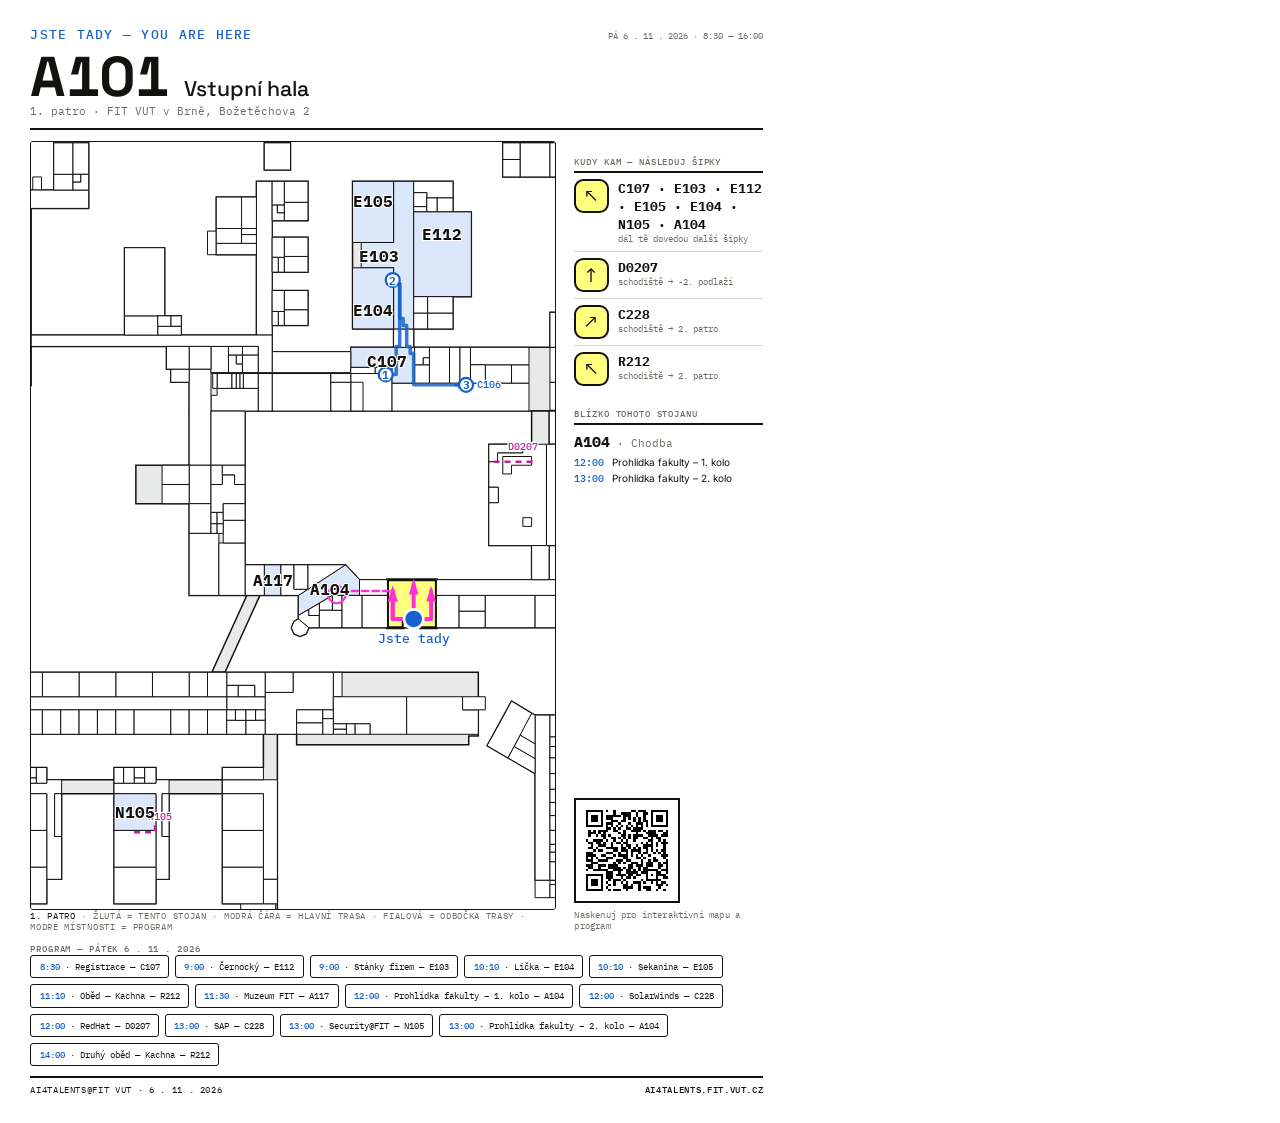
<file: print/stand.html>
<!DOCTYPE html>
<html lang="cs">
<head>
  <meta charset="utf-8">
  <title>Jste tady — AI4Talents@FIT VUT</title>
  <meta name="description" content="Plakát na stojan „Jste tady“ pro AI4Talents@FIT VUT — pátek 6 . 11 . 2026, FIT VUT v Brně.">
  <!-- Print mode guard: must be set BEFORE map.js loads (inline script). -->
  <script>window.AI4T_PRINT_MODE = true;</script>
  <link rel="preconnect" href="https://fonts.googleapis.com">
  <link rel="preconnect" href="https://fonts.gstatic.com" crossorigin>
  <link rel="stylesheet" href="https://fonts.googleapis.com/css2?family=Space+Grotesk:wght@500;600;700&amp;family=Inter:wght@400;500;600&amp;family=IBM+Plex+Mono:wght@400;500&amp;display=swap">
  <link rel="stylesheet" href="../assets/css/print.css">
  <style>
    /* ============ A4 portrait "Jste tady" stand poster (print/stand.html?at=<roomId>) ============
       PRINT V2 (spec/PRINT-V2.md): the map renders the SAME decluttered style
       as the app v2 map — neutral white rooms + hairline ink strokes, event
       rooms #dbe7fa tint + bold mono labels, NO room-type colors, NO sector
       letters, NO pins, NO legend. THIS stand's room = yellow #ffff7f + 3px
       stroke. Static dashed magenta routes follow CORRIDOR CENTRES
       (AI4TRoute.corridorPath — medial-axis snap, "as a person walks").
       Exact paper size (210x297mm), no scrolling. */

    @page { size: 210mm 297mm; margin: 0; }
    html, body { width: 210mm; height: 297mm; }

    .page-stand { padding: 7mm 8mm; }

    /* ---------------------------------------------------------------- header */

    .st-head { border-bottom: 2px solid var(--ink); padding-bottom: 2.5mm; flex: none; }
    .st-head-top {
      display: flex; justify-content: space-between; align-items: baseline;
      gap: 6mm; margin-bottom: 1.5mm;
    }
    .st-kicker {
      font-family: var(--font-mono); font-size: 9.5pt; font-weight: 500;
      letter-spacing: .1em; text-transform: uppercase; color: var(--blue);
    }
    .st-date {
      font-family: var(--font-mono); font-size: 7pt; color: var(--ink-soft);
      white-space: nowrap;
    }
    .st-head-room { display: flex; align-items: baseline; flex-wrap: wrap; gap: 4mm; }
    .st-code {
      font-family: var(--font-display); font-weight: 700; font-size: 42pt;
      line-height: 1; letter-spacing: -.01em; font-variant-numeric: tabular-nums;
    }
    .st-name {
      font-family: var(--font-display); font-weight: 500; font-size: 16pt;
      line-height: 1.1; max-width: 118mm;
    }
    .st-floor {
      margin-top: 1.5mm; font-family: var(--font-mono); font-size: 8pt;
      color: var(--ink-soft);
    }

    /* ------------------------------------------------------------------ map
       map.js (v2, print mode) renders into #map-root. Its own CSS is scoped
       to #map-root; overrides below must out-specify it (#poster prefix). */

    .st-main {
      flex: 1; min-height: 0; display: flex; gap: 5mm; padding-top: 3mm;
    }
    .st-mapcol { flex: 1; min-width: 0; display: flex; flex-direction: column; }

    #poster #map-root {
      flex: 1; min-height: 0; display: flex; flex-direction: column;
      width: auto; border-radius: 3px;
    }
    /* empty in print mode (floor buttons are stripped) — hide the bar */
    #poster #map-root .map-floorbar { display: none; }
    /* let the viewport fill the column instead of the 720/1000 aspect box */
    #poster #map-root .map-viewport {
      flex: 1; aspect-ratio: auto; height: auto; max-height: none;
      touch-action: auto; cursor: default;
    }

    /* THIS stand's room: yellow + 3px ink stroke (app v2 subject style) */
    #poster #map-root .room-g.st-subj .room {
      fill: var(--yellow);
      stroke: var(--ink);
      stroke-width: 3px;
    }

    /* "Jste tady" label beside the blue position marker */
    #poster #map-root .st-yah-label {
      font-family: var(--font-mono); font-size: 15px; font-weight: 500;
      fill: var(--blue); stroke: #fff; stroke-width: 3.5px; paint-order: stroke;
      pointer-events: none;
    }

    /* floor-change handover marker on a route fragment */
    #poster #map-root .st-hop rect {
      fill: var(--blue); stroke: #fff; stroke-width: 2px;
    }
    #poster #map-root .st-hop text {
      font-family: var(--font-mono); font-size: 14px; font-weight: 700; fill: #fff;
    }

    /* corridor-centre route: dashed magenta, one clean line (no halo) */
    #poster #map-root .st-route {
      fill: none; stroke: var(--magenta); stroke-width: 3px;
      stroke-dasharray: 7 5; stroke-linecap: round; stroke-linejoin: round;
      pointer-events: none;
    }
    /* first leg (tourist sign): solid, bolder, with an arrowhead — the sign
       only points the way OUT, the next sign takes over */
    #poster #map-root .st-leg { stroke-width: 4.5px; stroke-dasharray: none; }
    #poster #map-root .st-head { fill: var(--magenta); stroke: none; }
    /* destination ring at the end of a route (same floor only) */
    #poster #map-root .st-dest {
      fill: none; stroke: var(--magenta); stroke-width: 2.5px;
      pointer-events: none;
    }

    .st-mapcap { margin-top: 1.2mm; flex: none; }
    .st-mapcap .cap-strong { color: var(--ink); }

    /* ------------------------------------------------------------- side rail */

    .st-rail {
      flex: none; width: 50mm; display: flex; flex-direction: column; gap: 4mm;
      min-height: 0;
    }
    .rc-kicker {
      font-family: var(--font-mono); font-size: 6.5pt; font-weight: 500;
      letter-spacing: .1em; text-transform: uppercase; color: var(--ink-soft);
      border-bottom: 2px solid var(--ink); padding-bottom: 1mm;
    }

    /* ---- hlavní trasa: this stand's place on the designed route ---- */
    .mp-box {
      border: 2px solid var(--blue); border-radius: 2.5mm;
      padding: 2mm 2.2mm 1.6mm; margin-bottom: 3mm;
      background: var(--paper);
    }
    .mp-title {
      font-family: var(--font-mono); font-size: 7pt; font-weight: 500;
      letter-spacing: .1em; text-transform: uppercase; color: var(--blue);
      border-bottom: 1.5px solid var(--blue); padding-bottom: 1mm; margin-bottom: 1.2mm;
    }
    .mp-row { display: flex; gap: 2mm; align-items: baseline; font-size: 8pt; line-height: 1.4; margin-top: 0.7mm; }
    .mp-arrow { flex: none; font-family: var(--font-mono); font-weight: 700; color: var(--blue); }
    .mp-row--split .mp-arrow { color: var(--magenta-deep); }
    .mp-row--split { color: var(--magenta-deep); }
    .mp-sub { font-family: var(--font-mono); font-size: 6.5pt; color: var(--ink-soft); }

    /* ---- signboard: tourist-trail fingers — one line per DIRECTION ---- */
    .sg-line {
      display: flex; align-items: flex-start; gap: 2.5mm;
      padding: 1.6mm 0; border-bottom: 1px solid var(--hairline);
    }
    .sg-line:last-child { border-bottom: 0; }
    .sg-glyph {
      flex: none; width: 9mm; height: 9mm; display: flex; align-items: center;
      justify-content: center; font-size: 15pt; line-height: 1;
      background: var(--yellow); border: 2px solid var(--ink);
      border-radius: 2.5mm; font-family: var(--font-mono);
    }
    .sg-rooms { font-family: var(--font-mono); font-size: 10pt; font-weight: 700; line-height: 1.35; }
    .sg-sub { font-family: var(--font-mono); font-size: 6.5pt; color: var(--ink-soft); margin-top: 0.6mm; line-height: 1.35; }

    /* ---- nearby rooms: this sign is their final approach ---- */
    .nb-card { padding: 2mm 0 1.6mm; border-bottom: 1px solid var(--hairline); }
    .nb-card--here { background: var(--yellow); border: 2px solid var(--ink);
      border-radius: 2.5mm; padding: 2mm 2.2mm 1.8mm; margin-bottom: 1.5mm; }
    .nb-card:last-child { border-bottom: 0; }
    .nb-room { font-family: var(--font-mono); font-size: 8pt; }
    .nb-room b { font-size: 11pt; font-weight: 700; }
    .nb-room .nb-rn { color: var(--ink-soft); }
    .nb-evs { list-style: none; margin: 1.2mm 0 0; padding: 0; }
    .nb-evs li {
      display: flex; gap: 2mm; align-items: baseline;
      font-size: 7.5pt; line-height: 1.35; margin-top: 0.7mm;
    }
    .nb-t { flex: none; font-family: var(--font-mono); font-weight: 500; color: var(--blue); }

    .st-qr { margin-top: auto; }
    .st-qr .qr-slot { width: 28mm; height: 28mm; }
    .st-qr .qr-cap { max-width: 50mm; margin-top: 1.4mm; }

    /* ---------------------------------------------------------------- chips */

    .st-chips { margin-top: 3mm; flex: none; }
    .st-chips-label {
      font-family: var(--font-mono); font-size: 6.5pt; font-weight: 500;
      letter-spacing: .1em; text-transform: uppercase; color: var(--ink-soft);
      margin-bottom: 1.5mm;
    }
    .st-chip-row { display: flex; flex-wrap: wrap; gap: 1.6mm; }
    .st-chip {
      font-family: var(--font-mono); font-size: 7pt; line-height: 1;
      background: var(--paper); border: 1px solid var(--ink); border-radius: 3px;
      padding: 1.6mm 2.2mm; white-space: nowrap;
    }
    .st-chip b { color: var(--blue); font-weight: 500; }

    .pfooter { padding: 1.6mm 0 0; margin-top: 2.5mm; }

    /* unknown room fallback */
    .st-unknown { flex: 1; padding: 20mm 0; }
    .st-unknown h2 { font-family: var(--font-display); font-size: 30pt; font-weight: 700; }
    .st-unknown p { margin-top: 5mm; font-size: 12pt; max-width: 120mm; line-height: 1.45; }
  </style>
</head>
<body class="pp page-stand">
  <div id="poster" class="pp-root"></div>

  <script src="../assets/js/data.js" defer></script>
  <script src="../assets/js/routing.js" defer></script>
  <script src="../assets/js/map.js" defer></script>
  <script src="../assets/js/print.js" defer></script>
  <script>
    // stand.html boot — parametric "Jste tady" poster (?at=<roomId>).
    // map.js runs in AI4T_PRINT_MODE (static, chrome-less). Routes use
    // AI4TRoute.corridorPath (corridor centres). Runs after deferred libs.
    window.addEventListener('DOMContentLoaded', function () {
      var P = window.AI4TPrint;
      var MAP = window.AI4TMap;
      var RT = window.AI4TRoute;
      var DATA = window.AI4T_DATA;
      var root = document.getElementById('poster');
      if (!P) { root.textContent = 'Chybí data (AI4TPrint).'; return; }

      function esc(s) {
        return String(s == null ? '' : s).replace(/[&<>"']/g, function (c) {
          return { '&': '&amp;', '<': '&lt;', '>': '&gt;', '"': '&quot;', "'": '&#39;' }[c];
        });
      }

      // ------------------------------------------------------------ room id --

      var params = new URLSearchParams(location.search);
      var wanted = (params.get('at') || 'A101').trim();
      var info = P.findRoom(wanted);
      if (!info) {
        // Unknown room id — fallback sheet, still exactly A4.
        root.innerHTML =
          '<header class="st-head"><p class="st-kicker">Jste tady — you are here</p></header>' +
          '<div class="st-unknown"><h2>Místnost „' + esc(wanted) + '“ nebyla nalezena</h2>' +
          '<p>Zkontroluj parametr <span class="mono">?at=</span> v adrese — musí obsahovat ' +
          'číslo místnosti z mapy fakulty, např. <span class="mono">?at=A101</span>.</p></div>' +
          P.footerStrip();
        return;
      }
      var at = info.room.id; // canonical id
      var floor = info.floor;
      // stairwell rooms repeat on every floor (D106 = Schodiště on 1 and 2)
      // and findRoom picks the first — the main path pins such stands to
      // their true floor; trust it.
      var MPSTOPS = (DATA.mainPath && DATA.mainPath.stops) || [];
      MPSTOPS.forEach(function (s) {
        if (String(s.id).toLowerCase() === at.toLowerCase()) floor = String(s.floor);
      });
      var floorLbl = P.floorLabel(floor);
      var meta = (DATA.events && DATA.events.meta) || {};

      document.title = 'Jste tady — ' + at + ' · AI4Talents@FIT VUT';

      // --------------------------------------------------------------- page --

      var h =
        '<header class="st-head">' +
          '<div class="st-head-top">' +
            '<p class="st-kicker">Jste tady — you are here</p>' +
            '<p class="st-date">PÁ ' + esc(P.fmtDate(meta.date)) + ' · ' +
              esc(meta.time || '9:00 — 14:00') + '</p>' +
          '</div>' +
          '<div class="st-head-room">' +
            '<h1 class="st-code">' + esc(at) + '</h1>' +
            '<p class="st-name">' + esc(info.room.name || '') + '</p>' +
          '</div>' +
          '<p class="st-floor">' + esc(floorLbl) + ' · ' +
            esc(meta.place || 'FIT VUT v Brně, Božetěchova 2') + '</p>' +
        '</header>' +

        '<main class="st-main">' +
          '<div class="st-mapcol">' +
            '<div id="map-root"></div>' +
            '<p class="st-mapcap map-cap" id="map-cap"></p>' +
          '</div>' +

          '<aside class="st-rail">' +
            '<div id="mainpath"></div>' +
            '<div>' +
              '<p class="rc-kicker">Kudy kam — následuj šipky</p>' +
              '<div id="signs"></div>' +
            '</div>' +
            '<div>' +
              '<p class="rc-kicker">Blízko tohoto stojanu</p>' +
              '<div id="nearby"></div>' +
            '</div>' +
            '<div class="st-qr">' + P.qrBlock(28, 'Naskenuj pro interaktivní mapu a program') + '</div>' +
          '</aside>' +
        '</main>' +

        '<section class="st-chips" aria-label="Program dne">' +
          '<p class="st-chips-label">Program — pátek ' + esc(P.fmtDate(meta.date)) + '</p>' +
          '<div class="st-chip-row" id="chips"></div>' +
        '</section>';

      root.innerHTML = h + P.footerStrip();

      // -------------------------------------------------------- the v2 map --

      if (MAP) {
        MAP.init('#map-root', { floor: floor });
        if (floor !== MAP.getFloor()) MAP.setFloor(floor);
      }

      // Position cell: routing anchor of the room (door cell), else the
      // room centroid snapped to the nearest walkable cell.
      var cell = null;
      var anchor = RT ? RT.anchorOf(at, floor) : null;
      if (anchor) {
        floor = anchor.floor; // trust the routing anchor's floor
        cell = [anchor.gx, anchor.gy];
      } else if (RT && info.room.c) {
        cell = RT.svgToCell(info.room.c);
        var near = RT.nearestWalkable(floor, cell);
        if (near) cell = near;
      }

      if (MAP && cell) MAP.setPosition({ floor: floor, cell: cell });

      // THIS room = subject: yellow + 3px stroke (overrides any event tint)
      function markSubject() {
        var g = document.querySelector('#map-world .room-g[data-id="' + at + '"]');
        if (g) g.setAttribute('class', 'room-g st-subj');
      }
      markSubject();

      // Bigger "Jste tady" dot + mono label beside it (kept from v1 — user
      // likes the marker; only the map style changed).
      if (MAP && cell && RT) {
        var layer = document.querySelector('#map-world .pos-layer');
        var core = layer && layer.querySelector('.pos-core');
        if (core) core.setAttribute('r', '11');
        if (layer) {
          var p = RT.cellToSvg(cell);
          // place BELOW the room so it never collides with the room-code label
          // at the centroid: anchor at the room's bbox bottom + 16 svg units
          var room = P.findRoom(at);
          var y = p[1] - 19;
          if (room && room.room && room.room.c) {
            var sb = null;
            for (var si = 0; si < (room.room.s || []).length; si++) {
              var sh = room.room.s[si];
              if (sh.r) {
                var btm = sh.r[1] + sh.r[3];
                if (sb === null || btm > sb) sb = btm;
              } else if (sh.p) {
                for (var pj = 0; pj < sh.p.length; pj++) {
                  if (sb === null || sh.p[pj][1] > sb) sb = sh.p[pj][1];
                }
              }
            }
            if (sb !== null) {
              var roomTop = null;
              for (var ti = 0; ti < (room.room.s || []).length; ti++) {
                var tsh = room.room.s[ti];
                var top = tsh.r ? tsh.r[1] : Math.min.apply(null, (tsh.p || []).map(function (q) { return q[1]; }));
                if (roomTop === null || top < roomTop) roomTop = top;
              }
              if (roomTop !== null && sb - roomTop > 70) y = sb - 10;
              else y = Math.min(sb + 18, 988);
            }
          }
          var yah = document.createElementNS('http://www.w3.org/2000/svg', 'text');
          yah.setAttribute('class', 'st-yah-label');
          yah.setAttribute('text-anchor', 'middle');
          yah.textContent = 'Jste tady';
          layer.appendChild(yah);
          // candidate anchors around the default spot — pick the first that
          // clears every event-room code label (E104 sits right below E103)
          var labels = Array.prototype.slice.call(
            document.querySelectorAll('#map-world .ev-label'));
          var cands = [y, y + 26, y - 26, y + 52, y - 52];
          var chosen = cands[0];
          for (var ci = 0; ci < cands.length; ci++) {
            yah.setAttribute('x', p[0]); yah.setAttribute('y', cands[ci]);
            var bb = yah.getBBox();
            var hit = labels.some(function (lb) {
              var b2 = lb.getBBox();
              return bb.x < b2.x + b2.width && bb.x + bb.width > b2.x &&
                     bb.y < b2.y + b2.height && bb.y + bb.height > b2.y;
            });
            if (!hit) { chosen = cands[ci]; break; }
          }
          yah.setAttribute('x', p[0]); yah.setAttribute('y', chosen);
        }
      }

      // ---- rail autofit: content-heavy stands (mp-box + signboard + cards)
      // can push the QR past the main area into the chips row — zoom the
      // whole rail down until it fits (Chrome print pipeline only).
      var railAutofit = function () {
        var rail = document.querySelector('.st-rail');
        var main = document.querySelector('.st-main');
        var qr = document.querySelector('.st-qr');
        if (!rail || !main || !qr) return;
        rail.style.zoom = 1; // reset — fonts may have changed metrics
        var fits = function () {
          return qr.getBoundingClientRect().bottom <= main.getBoundingClientRect().bottom + 1;
        };
        for (var z = 1; z > 0.68 && !fits(); z -= 0.04) rail.style.zoom = z;
      };
      railAutofit();
      if (document.fonts && document.fonts.ready) document.fonts.ready.then(railAutofit);
      [400, 900, 1600].forEach(function (ms) { setTimeout(railAutofit, ms); });
      window.addEventListener('load', railAutofit);

      // ---- content crop: viewBox = union(subject, event rooms, route pts) ----
      // Kills dead zones: the poster shows the walkable neighbourhood of the
      // stand, not the whole floor. Same geometry as the app v2 cluster crop.
      (function cropToContent() {
        var svgEl = document.querySelector('#map-svg');
        var world = document.querySelector('#map-world');
        if (!svgEl || !world) return;
        var roomIds = new Set([at]);
        (DATA.events.events || []).forEach(function (ev) {
          if (String(ev.floor) === String(floor) && ev.room) roomIds.add(ev.room);
        });
        var x0 = 1e9, y0 = 1e9, x1 = -1e9, y1 = -1e9;
        var grow = function (bx0, by0, bx1, by1) {
          x0 = Math.min(x0, bx0); y0 = Math.min(y0, by0);
          x1 = Math.max(x1, bx1); y1 = Math.max(y1, by1);
        };
        var idx = P.roomIndex();
        roomIds.forEach(function (id) {
          var info = idx[id];
          if (!info) return;
          (info.room.s || []).forEach(function (sh) {
            if (sh.r) grow(sh.r[0], sh.r[1], sh.r[0] + sh.r[2], sh.r[1] + sh.r[3]);
            else if (sh.p) sh.p.forEach(function (pt) { grow(pt[0], pt[1], pt[0], pt[1]); });
          });
        });
        document.querySelectorAll('#map-world .st-route').forEach(function (r) {
          (r.getAttribute('points') || '').trim().split(/[\s,]+/).forEach(function (n, i, arr) {
            if (i % 2) grow(+arr[i - 1], +n, +arr[i - 1], +n);
          });
        });
        if (x0 > x1) return;
        var mw = (x1 - x0) * 0.12, mh = (y1 - y0) * 0.12;
        x0 = Math.max(0, x0 - mw); y0 = Math.max(0, y0 - mh);
        x1 = Math.min(720, x1 + mw); y1 = Math.min(1000, y1 + mh);
        svgEl.setAttribute('viewBox', x0 + ' ' + y0 + ' ' + (x1 - x0) + ' ' + (y1 - y0));
      })();

      // "modrá = místnosti s programem" only when the floor actually
      // shows tinted event rooms (floor -2 / D0207 has none).
      var nEvRooms = document.querySelectorAll('#map-root .ev-label').length;
      document.getElementById('map-cap').innerHTML =
        '<span class="cap-strong">' + esc(floorLbl) + '</span>' +
        ' · žlutá = tento stojan' +
        ' · modrá čára = hlavní trasa' +
        ' · fialová = odbočka trasy' +
        (nEvRooms ? ' · modré místnosti = program' : '');

      // ---------------------------- tourist signs (v3) ----------------------
      // The poster works like trail signage: every DIRECTION gets one line
      // (one finger); the line only promises "leave this way" — the next
      // sign takes over. Rooms this sign is CLOSEST to get a full approach
      // path on the map + a detail card with their programme.

      var STANDS = ['A101', 'E103', 'C107', 'C106', 'C228', 'D106', 'A218', 'N105', 'R212'];

      // ---- hlavní trasa (designed route, both directions) ----
      (function renderMainPath() {
        var MP = (window.AI4T_DATA && window.AI4T_DATA.mainPath) || null;
        var el = document.getElementById('mainpath');
        if (!MP || !MP.stops || !el) return;
        var idx = -1;
        for (var i = 0; i < MP.stops.length; i++) if (MP.stops[i].room === at) { idx = i; break; }
        if (idx < 0) return;
        var stops = MP.stops;
        var next = stops[idx + 1], prev = stops[idx - 1];
        var h = '<div class="mp-box"><p class="mp-title">Hlavní trasa</p>';
        if (next) h += '<div class="mp-row"><span class="mp-arrow">→</span><span><b>' +
          esc(next.label) + '</b><br><span class="mp-sub">dál po trase</span></span></div>';
        if (prev) h += '<div class="mp-row"><span class="mp-arrow">←</span><span><b>' +
          esc(prev.label) + '</b><br><span class="mp-sub">zpět po trase</span></span></div>';
        var sp = stops[idx].split && MP.splits[stops[idx].split];
        if (sp) {
          h += '<div class="mp-row mp-row--split"><span class="mp-arrow">↳</span><span><b>' +
            esc(sp.label) + '</b><br><span class="mp-sub">' + esc(sp.hint) + '</span></span></div>';
        }
        h += '</div>';
        el.innerHTML = h;
      })();
      var DEST = []; // all event rooms worth pointing at
      (DATA.events.events || []).forEach(function (ev) {
        if (ev.room && DEST.indexOf(ev.room) < 0) DEST.push(ev.room);
      });
      var from = { roomId: at };
      if (cell) { from.floor = floor; from.cell = cell; }

      // path cache (corridorPath honours route-overrides.json)
      var PATHS = {};
      function pathTo(roomId) {
        if (!(roomId in PATHS)) {
          PATHS[roomId] = (roomId === at) ? null :
            (RT && RT.corridorPath ? RT.corridorPath(from, { roomId: roomId }) : null);
        }
        return PATHS[roomId];
      }

      // walk out of the room, then down the corridor until the first turn:
      // that stable heading is the direction this sign points.
      function firstLeg(leg) {
        var pts = leg.points;
        if (!pts || pts.length < 2) return null;
        var acc = 0, exitI = 0;
        for (var i = 1; i < pts.length && exitI === 0; i++) {
          acc += Math.hypot(pts[i][0] - pts[i-1][0], pts[i][1] - pts[i-1][1]);
          if (acc >= 40) exitI = i; // out of the door, into the corridor
        }
        var walk = acc; // total corridor length of this first leg
        for (var w = exitI + 1; w < pts.length; w++) {
          walk += Math.hypot(pts[w][0] - pts[w-1][0], pts[w][1] - pts[w-1][1]);
        }
        if (!exitI) exitI = pts.length - 1;
        var h = [pts[exitI][0] - pts[0][0], pts[exitI][1] - pts[0][1]];
        var hl = Math.hypot(h[0], h[1]) || 1;
        var endI = exitI;
        for (var j = exitI + 1; j < pts.length; j++) {
          var seg = [pts[j][0] - pts[j-1][0], pts[j][1] - pts[j-1][1]];
          var sl = Math.hypot(seg[0], seg[1]) || 1;
          var dot = (h[0] * seg[0] + h[1] * seg[1]) / (hl * sl);
          if (dot < Math.cos(Math.PI / 5)) break; // a real turn — stop here
          endI = j;
          acc += sl;
          if (acc >= 190) break; // don't promise the whole route
        }
        return { exitI: exitI, endI: endI, heading: [h[0] / hl, h[1] / hl], pts: pts, walk: walk };
      }

      // 8-way glyph from the heading (SVG coords: y points DOWN, angles run
      // clockwise — negate y before atan2 so 45° reads as ↗, not ↘)
      function glyphOf(h) {
        var a = Math.atan2(-h[1], h[0]) * 180 / Math.PI; // 0 = east, ccw
        var G = ['\u2192', '\u2197', '\u2191', '\u2196', '\u2190', '\u2199', '\u2193', '\u2198'];
        var k = Math.round(((a + 360) % 360) / 45) % 8;
        return G[k];
      }

      // ---- build the signboard: group destinations by direction -----------
      var groups = {}; // key -> { glyph, rooms: [], floors: Set, leg }
      DEST.forEach(function (t) {
        if (t === at) return;
        var r = pathTo(t);
        if (!r || !r.legs || !r.legs.length) return;
        var leg = r.legs[0]; // first leg is on THIS floor, toward the target
        // (or toward the stairs when the target is on another floor)
        var fl = null, adjacent = false;
        if (!leg.points || leg.points.length < 2) {
          // degenerate route = the room is next door: geometric heading
          // between the two centroids, no corridor line to draw
          var ti = P.findRoom(t);
          if (ti && ti.room.c && info.room.c) {
            var dx = ti.room.c[0] - info.room.c[0], dy = ti.room.c[1] - info.room.c[1];
            var dl = Math.hypot(dx, dy) || 1;
            fl = { heading: [dx / dl, dy / dl], pts: [], endI: 0, adjacent: true };
            adjacent = true;
          }
        } else {
          fl = firstLeg(leg);
        }
        if (!fl) return;
        var other = null;
        var tFloor = P.findRoom(t);
        tFloor = tFloor ? tFloor.floor : floor;
        if (String(tFloor) !== String(floor)) other = tFloor;
        // degenerate leg + floor change = the stairs ARE this stand (D106 →
        // D0207): promise the floor change, not "hned vedle"
        if (adjacent && other !== null) {
          adjacent = false;
          fl = { heading: [0, 0], pts: [], endI: 0, walk: 0 };
        }
        var gk = adjacent ? '\u25c9' : glyphOf(fl.heading);
        // stairs right at the stand (< 40px of corridor): promise the floor
        // change, not a walk — ↑/↓ beats a misleading horizontal arrow
        if (!adjacent && other !== null && fl.walk < 40) {
          gk = (parseInt(other, 10) > parseInt(floor, 10)) ? '\u2191' : '\u2193';
        }
        var key = (adjacent ? 'adj' : (other === null ? 'same' : 'up' + other)) + '|' + gk + '|' + fl.heading[0].toFixed(2) + ',' + fl.heading[1].toFixed(2);
        if (!groups[key]) groups[key] = { glyph: gk, rooms: [], other: other, leg: fl, adjacent: adjacent };
        groups[key].rooms.push(t);
      });

      var signHtml = '';
      Object.keys(groups).map(function (k) { return groups[k]; })
        .sort(function (a, b) { return b.rooms.length - a.rooms.length; })
        .forEach(function (g) {
          var sub = '';
          if (g.adjacent) {
            sub = '<p class="sg-sub">hned vedle tohoto stojanu</p>';
          } else if (g.other !== null) {
            sub = '<p class="sg-sub">schodiště → ' + esc(P.floorLabel(g.other)) + '</p>';
          } else {
            sub = '<p class="sg-sub">dál tě dovedou další šipky</p>';
          }
          signHtml +=
            '<div class="sg-line">' +
              '<span class="sg-glyph">' + g.glyph + '</span>' +
              '<div><p class="sg-rooms">' + g.rooms.map(esc).join(' · ') + '</p>' + sub + '</div>' +
            '</div>';
        });
      if (!signHtml) signHtml = '<p class="rc-route-desc">Z tohoto stojanu nevedou žádné trasy.</p>';
      document.getElementById('signs').innerHTML = signHtml;

      // ---- nearby rooms: this stand is their closest sign ------------------
      var candidates = STANDS.slice();
      if (candidates.indexOf(at) < 0) candidates.push(at);
      var ownRooms = [];
      DEST.forEach(function (t) {
        if (t === at) return;
        var best = null, bestLen = Infinity;
        candidates.forEach(function (s) {
          // for THIS room use the cached path (door cell anchor — more
          // accurate); compare like any other candidate
          var p = (s === at) ? pathTo(t)
            : (RT ? RT.corridorPath({ roomId: s }, { roomId: t }) : null);
          if (p && p.length < bestLen) { best = s; bestLen = p.length; }
        });
        if (best === at) ownRooms.push(t);
      });

      var roomTitle = {}; // roomId -> short human line for cards
      (DATA.events.events || []).forEach(function (ev) {
        if (!roomTitle[ev.room]) roomTitle[ev.room] = [];
        roomTitle[ev.room].push(ev);
      });
      var nearHtml = '';
      var ownEvents = roomTitle[at] || [];
      if (ownEvents.length) {
        nearHtml +=
          '<div class="nb-card nb-card--here">' +
            '<p class="nb-room"><b>' + esc(at) + '</b> <span class="nb-rn">· zde — co se tu děje</span></p>' +
            '<ul class="nb-evs">' + ownEvents.map(function (ev) {
              return '<li><span class="nb-t">' + esc(ev.start) + '</span><span>' +
                esc(ev.title) +
                (ev.speaker || ev.partner ? ' — ' + esc(ev.speaker || ev.partner) : '') +
                '</span></li>';
            }).join('') + '</ul>' +
          '</div>';
      }
      ownRooms.forEach(function (t) {
        var fi = P.findRoom(t);
        var evs = roomTitle[t] || [];
        var lis = evs.map(function (ev) {
          return '<li><span class="nb-t">' + esc(ev.start) + '</span><span>' +
            esc(ev.title) +
            (ev.speaker || ev.partner ? ' — ' + esc(ev.speaker || ev.partner) : '') +
            '</span></li>';
        }).join('');
        nearHtml +=
          '<div class="nb-card">' +
            '<p class="nb-room"><b>' + esc(t) + '</b> <span class="nb-rn">· ' +
              esc(fi && fi.room.name || '') + '</span></p>' +
            '<ul class="nb-evs">' + lis + '</ul>' +
          '</div>';
      });
      if (!nearHtml) nearHtml = '<p class="rc-route-desc">Žádná místnost s programem není v blízkosti tohoto stojanu.</p>';
      document.getElementById('nearby').innerHTML = nearHtml;

      // ---- draw on the map: first legs (bold + arrowhead) + approaches -----
      if (MAP) {
        var layer = document.querySelector('#map-world .route-layer');
        if (layer) {
          var parts = [];
          var legTips = []; // arrowhead tips — dest rings must not sit on them
          // first legs — one per direction group
          Object.keys(groups).forEach(function (k) {
            var g = groups[k];
            if (g.adjacent) return; // next door — the ring on the map is enough
            var pts = g.leg.pts.slice(0, g.leg.endI + 1);
            if (pts.length < 2) return;
            var str = pts.map(function (p) { return p[0].toFixed(1) + ',' + p[1].toFixed(1); }).join(' ');
            parts.push('<polyline class="st-route st-leg" points="' + str + '"/>');
            // arrowhead at the far end
            var a = pts[pts.length - 1], b = pts[pts.length - 2];
            var dx = a[0] - b[0], dy = a[1] - b[1], l = Math.hypot(dx, dy) || 1;
            var ux = dx / l, uy = dy / l; // along
            var vx = -uy, vy = ux;        // across
            var W = 12, Hw = 5.5;
            var tip = [a[0] + ux * 6, a[1] + uy * 6];
            legTips.push(tip);
            var left = [a[0] - ux * W + vx * Hw, a[1] - uy * W + vy * Hw];
            var right = [a[0] - ux * W - vx * Hw, a[1] - uy * W - vy * Hw];
            parts.push('<polygon class="st-route st-head" points="' +
              tip[0].toFixed(1) + ',' + tip[1].toFixed(1) + ' ' +
              left[0].toFixed(1) + ',' + left[1].toFixed(1) + ' ' +
              right[0].toFixed(1) + ',' + right[1].toFixed(1) + '"/>');
          });
          // approach paths to the rooms this sign serves (short by nature)
          ownRooms.forEach(function (t) {
            var r = pathTo(t);
            if (!r) return;
            var last = r.legs[r.legs.length - 1];
            r.legs.forEach(function (leg) {
              if (String(leg.floor) !== String(floor)) return;
              if (leg.points.length > 1) {
                parts.push('<polyline class="st-route" points="' +
                  leg.points.map(function (p) { return p[0].toFixed(1) + ',' + p[1].toFixed(1); }).join(' ') +
                  '"/>');
              }
            });
            if (String(last.floor) === String(floor) && last.points.length) {
              var end = last.points[last.points.length - 1];
              var onArrow = legTips.some(function (tp) {
                return Math.hypot(tp[0] - end[0], tp[1] - end[1]) < 24;
              });
              if (!onArrow) {
                parts.push('<circle class="st-dest" cx="' + end[0].toFixed(1) +
                  '" cy="' + end[1].toFixed(1) + '" r="10"/>');
              }
            }
          });
          layer.insertAdjacentHTML('beforeend', parts.join(''));
        }
      }

      // ------------------------------------------------------- event chips --

      // Short chip labels for events without speaker/partner (zones etc.);
      // everything else uses the surname / partner name, like
      // "9:00 Černocký — E112".
      var SHORT_TITLE = {
        'registrace': 'Registrace',
        'nabidka-stanky': 'Stánky firem',
        'prohlidky': 'Prohlídky fakulty',
        'kachna-obed-1': 'Oběd — Kachna', 'kachna-obed-2': 'Druhý oběd — Kachna'
      };
      function chipWho(ev) {
        if (ev.partner) return ev.partner;
        if (ev.speaker) {
          var words = String(ev.speaker).replace(/[„"«»]/g, ' ').trim().split(/\s+/);
          return words[words.length - 1];
        }
        return SHORT_TITLE[ev.id] || ev.title;
      }

      document.getElementById('chips').innerHTML = P.allEvents().map(function (ev) {
        return '<span class="st-chip"><b>' + esc(ev.start) + '</b> · ' +
          esc(chipWho(ev)) + ' — ' + esc(ev.room) + '</span>';
      }).join('');
    });
  </script>
</body>
</html>
</file>
<file: assets/css/main.css>
/* ==========================================================================
   AI4Talents@FIT VUT — main.css (APP-V2, minimal QR-entry app)
   Flat, light, print-like ledger. Mobile-first; no marketing surfaces.
   Type spine: Space Grotesk (wordmark) · Inter (UI) · IBM Plex Mono
   (times, room codes, tabs). Comments in English, user copy is Czech.
   Section map.js injects its own styles; here we only give it a container.
   ========================================================================== */

/* --------------------------------------------------------------------------
   1. Design tokens (names kept from v1 — shared with map.js v2)
   -------------------------------------------------------------------------- */
:root {
  /* ground */
  --ground: #f6f5f1;
  --ground-dark: #0d0c0b;
  --panel-dark: #17161a;
  --paper: #ffffff;

  /* ink */
  --ink: #14120f;
  --ink-soft: #6f6b64;
  --ink-on-dark: #f4f2ec;
  --muted-on-dark: #9a948a;

  /* accents */
  --blue: #1761cc;
  --blue-bright: #1987ef;
  --magenta: #ff2fd6;
  --magenta-deep: #c21f9f;
  --yellow: #ffff7f;

  /* room fills (map) */
  --fill-lecture: #dbe7fa;
  --fill-lab: #d4eefb;
  --fill-office: #fff3c4;
  --fill-circ: #ececec;
  --fill-stairs: #dcdcdc;
  --fill-building: #e8eaea;
  --fill-live-now: #dbe7fa;      /* timetable: happening now */
  --fill-past: #ececec;          /* timetable/map: past */

  /* lines */
  --hairline: #d8d5cf;
  --edge-dark: #2c2424;

  /* type */
  --font-display: 'Space Grotesk', 'Arial Narrow', system-ui, sans-serif;
  --font-body: 'Inter', system-ui, -apple-system, 'Segoe UI', sans-serif;
  --font-mono: 'IBM Plex Mono', 'SFMono-Regular', Consolas, monospace;

  /* motion */
  --ease: cubic-bezier(0.2, 0.7, 0.3, 1);
  --dur: 180ms;

  /* app shell */
  --topbar-h: 52px;
  --tt-label-w: 92px;            /* grid: room label column width */
  --lane-h: 58px;                /* grid: normal event lane height */
  --lane-slim-h: 30px;          /* grid: all-day zone lane height */
}

/* --------------------------------------------------------------------------
   2. Reset & base
   -------------------------------------------------------------------------- */
*,
*::before,
*::after {
  box-sizing: border-box;
  margin: 0;
  padding: 0;
}

html {
  -webkit-text-size-adjust: 100%;
}

body {
  font-family: var(--font-body);
  font-size: 15px;
  line-height: 1.45;
  color: var(--ink);
  background: var(--ground);
  -webkit-font-smoothing: antialiased;
}

button {
  font: inherit;
  color: inherit;
  background: none;
  border: none;
  cursor: pointer;
}

:focus-visible {
  outline: 2px solid var(--blue);
  outline-offset: 2px;
}

.vh { /* visually hidden, still screen-reader reachable */
  position: absolute;
  width: 1px;
  height: 1px;
  overflow: hidden;
  clip-path: inset(50%);
  white-space: nowrap;
}

.noscript {
  padding: 16px;
  font-family: var(--font-mono);
  font-size: 13px;
}

/* --------------------------------------------------------------------------
   3. Topbar + tabs
   -------------------------------------------------------------------------- */
.topbar {
  position: sticky;
  top: 0;
  z-index: 50;
  display: flex;
  align-items: center;
  justify-content: space-between;
  gap: 10px;
  padding: 0 14px;
  padding-top: env(safe-area-inset-top);
  height: calc(var(--topbar-h) + env(safe-area-inset-top));
  background: var(--ground);
  border-bottom: 2px solid var(--ink);
}

.brand {
  display: flex;
  flex-direction: column;
  gap: 2px;
  line-height: 1;
  min-width: 0;
}

.brand-word {
  font-family: var(--font-display);
  font-weight: 700;
  font-size: 16px;
  letter-spacing: -0.01em;
  white-space: nowrap;
}

.wm-4 { color: var(--blue); }

.brand-date {
  font-family: var(--font-mono);
  font-size: 10px;
  color: var(--ink-soft);
  white-space: nowrap;
}

.tabs {
  display: flex;
  align-items: center;
  gap: 4px;
  padding: 3px;
  border: 2px solid var(--ink);
  border-radius: 9px;
  background: var(--paper);
  flex: none;
}

.tab {
  position: relative;
  font-family: var(--font-mono);
  font-size: 13px;
  line-height: 1;
  padding: 8px 10px;
  border-radius: 6px;
  white-space: nowrap;
  color: var(--ink);
}

/* phones: the pill must fit beside the wordmark — tighten it */
@media (max-width: 480px) {
  .tabs { gap: 2px; padding: 2px; }
  .tab { font-size: 12px; padding: 7px 8px; }
  .tab--muj-label { display: none; }
  .tab-badge { min-width: 15px; margin-left: 4px; padding: 1px 3px 2px; }
}

.tab.is-active {
  background: var(--blue);
  color: #fff;
}

.tab:not(.is-active):hover {
  background: var(--fill-lecture);
}

.tab-badge {
  display: none; /* shown with .has-picks only */
  min-width: 17px;
  margin-left: 5px;
  padding: 1px 4px 2px;
  font-family: var(--font-mono);
  font-size: 11px;
  line-height: 1.2;
  text-align: center;
  color: #fff;
  background: var(--magenta-deep);
  border: 1.5px solid var(--ink);
  border-radius: 999px;
}

.tab-badge.has-picks { display: inline-block; }

.tab.is-active .tab-badge {
  background: var(--yellow);
  color: var(--ink);
}

/* --------------------------------------------------------------------------
   4. Layout: sections
   -------------------------------------------------------------------------- */
main {
  padding: 14px 12px 40px;
  padding-bottom: calc(40px + env(safe-area-inset-bottom));
  min-height: calc(100dvh - var(--topbar-h)); /* short pages: padding stays inside the viewport (no phantom 14px scroll) */
  box-sizing: border-box;
}

.view[hidden] {
  display: none;
}

/* the browser's native #hash scroll must not tuck the section under the
   sticky topbar (it hid the map's floor switcher) */
.view {
  scroll-margin-top: calc(var(--topbar-h) + 8px);
}

/* Segmented control (grid/sequential toggle) */
.seg {
  display: inline-flex;
  gap: 3px;
  padding: 3px;
  border: 2px solid var(--ink);
  border-radius: 9px;
  background: var(--paper);
}

.seg-btn {
  font-family: var(--font-mono);
  font-size: 13px;
  line-height: 1;
  padding: 7px 11px;
  border-radius: 6px;
  white-space: nowrap;
}

.seg-btn.is-active {
  background: var(--blue);
  color: #fff;
}

.seg-btn:not(.is-active):hover {
  background: var(--fill-lecture);
}

/* --------------------------------------------------------------------------
   5. Timetable — view A: room × time grid
   -------------------------------------------------------------------------- */
.tt-scroll {
  margin-top: 12px;
  overflow: auto;                       /* scrolls x (and y past max-height) */
  max-height: calc(100vh - var(--topbar-h) - 118px); /* dvh fallback */
  max-height: calc(100dvh - var(--topbar-h) - 118px);
  background: var(--paper);
  border: 2px solid var(--ink);
  border-radius: 10px;
  overscroll-behavior-x: contain;
  -webkit-overflow-scrolling: touch;
}

.ttg-inner {
  position: relative;
  min-width: 680px;                     /* horizontal scroll on phones */
}

/* -- time header (sticky top within .tt-scroll) -- */
.ttg-head {
  position: sticky;
  top: 0;
  z-index: 6;
  display: flex;
  background: var(--paper);
  border-bottom: 2px solid var(--ink);
}

.ttg-corner {
  position: sticky;
  left: 0;
  z-index: 7;
  flex: none;
  width: var(--tt-label-w);
  border-right: 1px solid var(--hairline);
  display: flex;
  align-items: flex-end;
  padding: 6px 8px 5px;
  font-family: var(--font-mono);
  font-size: 9.5px;
  color: var(--ink-soft);
  letter-spacing: 0.05em;
}

.ttg-hours {
  position: relative;
  flex: 1;
  height: 34px;
}

.ttg-hour {
  position: absolute;
  top: 6px;
  transform: translateX(-50%);
  font-family: var(--font-mono);
  font-size: 12px;
  color: var(--ink-soft);
}

.ttg-hour.is-edge-left { transform: none; }
.ttg-hour.is-edge-right { transform: translateX(-100%); }

.ttg-nowlabel {
  position: absolute;
  top: 5px;
  transform: translateX(-50%);
  font-family: var(--font-mono);
  font-size: 11px;
  font-weight: 500;
  color: var(--magenta-deep);
  background: var(--paper);
  padding: 0 3px;
  white-space: nowrap;
}

/* -- body -- */
.ttg-body {
  position: relative;
}

/* hour gridlines (one layer behind all rows) */
.ttg-lines {
  position: absolute;
  top: 0;
  bottom: 0;
  left: var(--tt-label-w);
  right: 0;
  z-index: 0;
  pointer-events: none;
}

.ttg-vline {
  position: absolute;
  top: 0;
  bottom: 0;
  width: 1px;
  background: var(--hairline);
}

/* NOW line (above blocks, below sticky labels; click-through) */
.nowlayer {
  position: absolute;
  top: 0;
  bottom: 0;
  left: var(--tt-label-w);
  right: 0;
  z-index: 1;
  pointer-events: none;
}

.nowline {
  position: absolute;
  top: 0;
  bottom: 0;
  width: 2px;
  margin-left: -1px;
  background: var(--magenta);
}

/* floor group tag */
.ttg-floor {
  display: flex;
  align-items: center;
  gap: 10px;
  padding: 10px 8px 4px var(--tt-label-w);
  background: var(--paper);             /* masks gridlines behind */
  position: relative;
  z-index: 1;
}

.ttg-floor span {
  font-family: var(--font-mono);
  font-size: 11px;
  color: var(--ink-soft);
  letter-spacing: 0.07em;
  text-transform: uppercase;
}

.ttg-floor::after {
  content: '';
  flex: 1;
  height: 1px;
  background: var(--hairline);
}

/* room row */
.ttg-row {
  display: flex;
  border-bottom: 1px solid var(--hairline);
}

.ttg-row:last-child {
  border-bottom: none;
}

.ttg-label {
  position: sticky;
  left: 0;
  z-index: 2;
  flex: none;
  width: var(--tt-label-w);
  display: flex;
  flex-direction: column;
  justify-content: center;
  gap: 1px;
  padding: 6px 8px 6px 0;
  text-align: right;
  background: var(--paper);             /* masks blocks scrolling under */
  border-right: 1px solid var(--hairline);
  cursor: pointer;
}

.ttg-label:hover { background: var(--fill-lecture); }

.ttg-code {
  font-family: var(--font-mono);
  font-weight: 500;
  font-size: 13px;
  color: var(--ink);
}

.ttg-name {
  font-size: 10px;
  line-height: 1.25;
  color: var(--ink-soft);
  display: -webkit-box;
  -webkit-line-clamp: 2;
  -webkit-box-orient: vertical;
  overflow: hidden;
}

.ttg-track {
  position: relative;
  flex: 1;
}

/* -- event blocks -- */
.evt-wrap {
  position: absolute;
  z-index: 1;
  min-width: 76px;
}

.evt {
  position: absolute;
  inset: 0;
  display: flex;
  flex-direction: column;
  gap: 2px;
  padding: 5px 26px 5px 8px;
  text-align: left;
  background: var(--paper);
  border: 1.5px solid var(--ink);
  border-left-width: 3px;
  border-left-color: var(--evt-color, var(--ink));
  border-radius: 5px;
  overflow: hidden;
  user-select: none;
  -webkit-user-select: none;
  -webkit-touch-callout: none;
  transition: background var(--dur) var(--ease);
}

.evt-time {
  font-family: var(--font-mono);
  font-size: 10.5px;
  line-height: 1.1;
  color: var(--ink-soft);
  white-space: nowrap;
}

.evt-title {
  font-weight: 600;
  font-size: 12.5px;
  line-height: 1.25;
  display: -webkit-box;
  -webkit-line-clamp: 2;
  -webkit-box-orient: vertical;
  overflow: hidden;
  hyphens: auto;
}

/* slim all-day zone lane (stánky, kachna) */
.evt-wrap.is-slim .evt {
  flex-direction: row;
  align-items: center;
  gap: 6px;
  padding: 3px 22px 3px 7px;
}

.evt-wrap.is-slim .evt-time { font-size: 10px; }

.evt-wrap.is-slim .evt-title {
  order: -1;
  font-size: 12px;
  font-weight: 600;
  -webkit-line-clamp: 1;
  color: var(--ink);
  white-space: nowrap;
  overflow: hidden;
  text-overflow: ellipsis;
  flex: 0 1 auto;
  min-width: 0;
}

.evt-wrap.is-slim .evt-time { flex: none; margin-left: auto; }

/* pick chip inside a block */
.evt-add {
  position: absolute;
  top: 3px;
  right: 3px;
  z-index: 2;
  width: 20px;
  height: 20px;
  display: flex;
  align-items: center;
  justify-content: center;
  font-family: var(--font-mono);
  font-size: 14px;
  line-height: 1;
  color: var(--ink);
  background: var(--paper);
  border: 1.5px solid var(--ink);
  border-radius: 4px;
}

.evt-add::after { /* invisible 44px tap target (button stays visually small) */
  content: '';
  position: absolute;
  inset: -12px;
}

.evt-add:hover { background: var(--fill-lecture); }

/* live states */
.evt-wrap.is-now .evt { background: var(--fill-live-now); }

.evt-wrap.is-soon .evt {
  animation: evt-soon 1.6s var(--ease) infinite;
}

@keyframes evt-soon {
  0%, 100% { box-shadow: 0 0 0 0 rgba(23, 97, 204, 0.55); }
  50% { box-shadow: 0 0 0 4px rgba(23, 97, 204, 0.18); }
}

/* picked state (yellow = selection token) */
.evt-wrap.is-picked .evt { background: var(--yellow); }
.evt-wrap.is-picked .evt-add {
  background: var(--yellow);
}
.evt-wrap.is-picked.is-now .evt { background: var(--fill-live-now); }
.evt-wrap.is-picked.is-now .evt {
  box-shadow: inset 0 0 0 2px var(--ink);
}

/* room flash (ai4t:room-selected from the map) */
.evt-wrap.room-flash .evt {
  box-shadow: 0 0 0 2.5px var(--blue);
}

/* --------------------------------------------------------------------------
   6. Timetable — view B: sequential list (+ Můj program)
   -------------------------------------------------------------------------- */
.seq {
  margin-top: 14px;
}

.seq-group {
  margin-top: 14px;
  border-top: 2px solid var(--ink);
  padding-top: 7px;
}

.seq-gh {
  display: flex;
  align-items: baseline;
  gap: 10px;
  padding: 0 2px;
}

.seq-time {
  font-family: var(--font-mono);
  font-weight: 500;
  font-size: 14px;
}

.seq-note {
  font-family: var(--font-mono);
  font-size: 10.5px;
  color: var(--ink-soft);
}

.seq-row {
  display: flex;
  align-items: flex-start;
  gap: 10px;
  margin-top: 4px;
}

.seq-hit {
  flex: 1;
  min-width: 0;
  display: flex;
  align-items: flex-start;
  gap: 10px;
  padding: 9px 8px 9px 10px;
  border-left: 3px solid transparent; /* type color — the legend is true here too */
  border-radius: 7px;
  text-align: left;
  transition: background var(--dur) var(--ease);
}

.seq-row.ev--lecture .seq-hit { border-left-color: var(--blue); }
.seq-row.ev--workshop .seq-hit { border-left-color: var(--magenta-deep); }
.seq-row.ev--zone .seq-hit,
.seq-row.ev--milestone .seq-hit { border-left-color: var(--ink-soft); }

.seq-hit:hover { background: rgba(255, 255, 255, 0.85); }

.seq-body { min-width: 0; flex: 1; }

.seq-title {
  display: block;
  font-weight: 600;
  font-size: 14px;
  line-height: 1.3;
}

/* one meta line, always the same anatomy: [ROOM] room name · speaker */
.seq-meta {
  display: flex;
  flex-wrap: wrap;
  align-items: center;
  column-gap: 7px;
  row-gap: 2px;
  margin-top: 4px;
  min-width: 0;
}

.seq-meta .chip { margin-left: 0; }

.seq-room,
.seq-who {
  font-size: 12px;
  color: #5d5850; /* one step darker than ink-soft — 11–12px needs contrast */
}

/* group header carries the start — rows only say when they end */
.seq-end {
  flex: none;
  padding-top: 3px;
  font-family: var(--font-mono);
  font-size: 11.5px;
  color: var(--ink-soft);
  white-space: nowrap;
}

.chip {
  display: inline-block;
  margin-left: 6px;
  padding: 0 5px 1px;
  font-family: var(--font-mono);
  font-size: 11px;
  line-height: 1.5;
  vertical-align: 1px;
  border: 1.5px solid var(--ink);
  border-radius: 4px;
  background: var(--paper);
}

.chip.is-conflict {
  border-color: var(--magenta-deep);
  color: var(--magenta-deep);
}

.seq-pick {
  flex: none;
  width: 30px;
  height: 30px;
  margin-top: 4px;
  display: flex;
  align-items: center;
  justify-content: center;
  font-family: var(--font-mono);
  font-size: 15px;
  color: var(--ink);
  background: var(--paper);
  border: 2px solid var(--ink);
  border-radius: 7px;
}

.seq-pick:hover { background: var(--fill-lecture); }

.seq-row.is-picked .seq-pick {
  background: var(--yellow);
}

.seq-row.is-now .seq-hit { background: var(--fill-live-now); }

.seq-row.is-soon .seq-hit {
  animation: evt-soon 1.6s var(--ease) infinite;
}

.seq-row.room-flash .seq-hit {
  box-shadow: 0 0 0 2.5px var(--blue);
}

.seq-foot {
  margin-top: 18px;
  padding: 2px 2px 0;
  border-top: 1px solid var(--hairline);
  font-family: var(--font-mono);
  font-size: 11px;
  color: var(--ink-soft);
}

/* Můj program empty state */
.muj-empty {
  margin-top: 18px;
  padding: 14px 2px;
  font-size: 13.5px;
  color: var(--ink-soft);
}

.muj-cta {
  margin-top: 14px;
  font-family: var(--font-mono);
  font-size: 13px;
  padding: 11px 16px;
  color: var(--ink);
  background: var(--paper);
  border: 2px solid var(--ink);
  border-radius: 6px;
}

.muj-cta:hover { background: var(--fill-lecture); }

/* --------------------------------------------------------------------------
   7. Map container (map.js owns the internals)
   -------------------------------------------------------------------------- */
#map-root {
  position: relative;
  margin-top: 12px;
  max-width: 860px;
  background: var(--paper);
  border: 2px solid var(--ink);
  border-radius: 10px;
  overflow: hidden;
}

/* --------------------------------------------------------------------------
   8. Desktop refinements
   -------------------------------------------------------------------------- */
@media (max-width: 379px) {
  .tab { font-size: 12px; padding: 7px 8px; }
  .brand-word { font-size: 15px; }
}

@media (min-width: 760px) {
  main {
    max-width: 1040px;
    margin: 0 auto;
    padding-left: 20px;
    padding-right: 20px;
  }

  :root {
    --tt-label-w: 108px;
  }

  .ttg-inner { min-width: 0; }           /* full width, no h-scroll needed */

  .ttg-hour { font-size: 12.5px; }

  .evt-title { font-size: 13px; }

  .seq-when { width: 96px; font-size: 12px; }

}

/* --------------------------------------------------------------------------
   9. Reduced motion
   -------------------------------------------------------------------------- */
@media (prefers-reduced-motion: reduce) {
  .evt,
  .seq-hit {
    transition: none;
  }

  .evt-wrap.is-soon .evt,
  .seq-row.is-soon .seq-hit {
    animation: none;                      /* keep a static cue instead */
    box-shadow: 0 0 0 3px rgba(23, 97, 204, 0.25);
  }
}

/* spine-color legend under the view toggle */
.tt-legend {
  display: flex;
  flex-wrap: wrap;
  gap: 6px 16px;
  margin: 0 0 10px;
  font-family: var(--font-mono);
  font-size: 11.5px;
  color: var(--ink-soft);
}

.tt-legend .sw {
  display: inline-block;
  width: 14px;
  height: 4px;
  border-radius: 2px;
  margin-right: 5px;
  vertical-align: 2px;
}

.tt-legend .sw-lecture { background: var(--blue); }
.tt-legend .sw-workshop { background: var(--magenta-deep); }
.tt-legend .sw-zone { background: var(--ink-soft); }

.tt-legend-hint { margin-left: auto; }

/* outlier room hint chips (map floor bar) */
#map-root .map-outliers { display: flex; gap: 6px; margin-left: auto; flex-wrap: wrap; }
#map-root .map-outlier-chip {
  font-family: var(--font-mono);
  font-size: 12px;
  line-height: 1;
  padding: 7px 9px;
  background: var(--paper);
  color: var(--ink);
  border: 1.5px solid var(--ink);
  border-radius: 5px;
  cursor: pointer;
}
#map-root .map-outlier-chip:hover { background: var(--fill-lecture); }

/* narrow cards drop the end time (container query) instead of clipping it */
.evt { container-type: inline-size; }
@container (max-width: 74px) {
  .evt-time-end { display: none; }
}
.evt-time { min-width: 0; overflow: hidden; text-overflow: ellipsis; }
.evt-time-end { font-style: normal; }

/* --------------------------------------------------------------------------
   9. Mobile pass — phones get a bottom tab bar, a taller map and calmer
   sequential dividers. Desktop is untouched.
   -------------------------------------------------------------------------- */
@media (max-width: 700px) {
  /* tabs move out of the topbar into a fixed bottom bar (thumb reach,
     home-indicator safe area); the topbar keeps brand + date only */
  .topbar { justify-content: flex-start; }
  .tabs {
    position: fixed;
    top: auto;
    left: 10px;
    right: 10px;
    bottom: calc(10px + env(safe-area-inset-bottom));
    z-index: 60;
    justify-content: stretch;
    background: var(--ground);
    border-radius: 12px;
    box-shadow: 0 6px 18px rgba(13, 12, 11, 0.22);
  }
  .tab { flex: 1; text-align: center; padding: 13px 8px; font-size: 13px; }
  .tab--muj-label { display: none; }
  main { padding-bottom: calc(96px + env(safe-area-inset-bottom)); }

  /* rows slide under the fixed bar — a fade above it reads as depth,
     not as a sliced half-row */
  .tabs::before {
    content: '';
    position: absolute;
    bottom: 100%;
    left: 0;
    right: 0;
    height: 42px;
    background: linear-gradient(to top, var(--ground) 40%, transparent);
    pointer-events: none;
  }

  /* the map is the point on a phone — it gets the viewport, not a stamp
     (extra bottom clearance so the info card never kisses the tab bar) */
  #map-root { max-width: none; }
  #map-root .map-viewport {
    aspect-ratio: auto;
    height: calc(100dvh - var(--topbar-h) - 152px);
    min-height: 440px;
  }

  /* grid cells are tiny — the + chip steals title width; picking still works
     via long-press and via the sequential rows */
  #tt-grid .evt-add { display: none; }

  /* horizontal scroll affordance: content cut at the right frame edge must
     read as "continues", not as a rendering bug */
  #tt-grid { position: relative; }
  #tt-grid::after {
    content: '';
    position: absolute;
    top: 0; bottom: 0; right: 0;
    width: 34px;
    background: linear-gradient(to right, rgba(246, 245, 241, 0), var(--paper) 92%);
    pointer-events: none;
    border-radius: 0 10px 10px 0;
    transition: opacity 0.15s;
  }
  #tt-grid.at-scroll-end::after { opacity: 0; }

  /* empty "Můj program": compose the emptiness instead of dropping it
     top-left (margin auto centers short content, never clips a long list) */
  #muj {
    display: flex;
    flex-direction: column;
    min-height: calc(100dvh - var(--topbar-h) - 96px - 24px);
  }
  #muj > * { margin-top: auto; margin-bottom: auto; }

  /* sequential view: one heavy rule reads as noise — calm it down */
  .seq-group { border-top: 1px solid var(--hairline); }
  .seq-group:first-child { border-top: 2px solid var(--ink); }

  /* grid cells are tiny — mid-word hyphen + ellipsis is worse than ellipsis */
  .evt-title { hyphens: none; }
}
</file>
<file: assets/css/print.css>
/* ==========================================================================
   AI4Talents@FIT VUT — print.css (SPEC 4, first half: door / handout / A3)
   Shared styles for the standalone print pages in /print. Pages are opened
   at EXACT paper sizes (mm) for screenshotting — no scrolling, no responsive
   reflow. Same design tokens as main.css; flat light only, no gradients.
   Page-specific layout lives in each page's own <style> block; this file
   holds tokens, base, and the shared components (header band, footer strip,
   QR slot, chips, event rows, static mini-map SVG classes).
   Comments in English, user-facing copy is Czech (from data/events.json).
   ========================================================================== */

/* --------------------------------------------------------------------------
   1. Tokens (mirrors main.css)
   -------------------------------------------------------------------------- */
:root {
  --ground: #f6f5f1;
  --ground-dark: #0d0c0b;
  --panel-dark: #17161a;
  --paper: #ffffff;

  --ink: #14120f;
  --ink-soft: #6f6b64;
  --ink-on-dark: #f4f2ec;
  --muted-on-dark: #9a948a;

  --blue: #1761cc;
  --blue-bright: #1987ef;
  --magenta: #ff2fd6;
  --magenta-deep: #c21f9f;
  --yellow: #ffff7f;

  --fill-lecture: #dbe7fa;
  --fill-lab: #d4eefb;
  --fill-office: #fff3c4;
  --fill-circ: #ececec;
  --fill-stairs: #dcdcdc;
  --fill-building: #e8eaea;

  --hairline: #d8d5cf;
  --edge-dark: #2c2424;

  --font-display: 'Space Grotesk', 'Arial Narrow', system-ui, sans-serif;
  --font-body: 'Inter', system-ui, -apple-system, 'Segoe UI', sans-serif;
  --font-mono: 'IBM Plex Mono', 'SFMono-Regular', Consolas, monospace;
}

/* --------------------------------------------------------------------------
   2. Base — every print page is exactly one paper sheet
   -------------------------------------------------------------------------- */
* ,
*::before,
*::after { box-sizing: border-box; }

html, body { margin: 0; padding: 0; }

body.pp {
  display: flex;
  flex-direction: column;
  background: var(--paper);
  color: var(--ink);
  font-family: var(--font-body);
  font-size: 12pt;
  line-height: 1.3;
  overflow: hidden;                 /* hard guarantee: never scroll */
  -webkit-print-color-adjust: exact;
  print-color-adjust: exact;
  text-rendering: optimizeLegibility;
  -webkit-font-smoothing: antialiased;
}

/* Root wrapper filled by the page boot script: stretches to the full sheet
   so flex:1 sections and margin-top:auto rows pin to the sheet edges. */
body.pp > .pp-root {
  flex: 1;
  min-height: 0;
  display: flex;
  flex-direction: column;
}

.pp h1, .pp h2, .pp h3, .pp h4, .pp p { margin: 0; }

/* Mono helper — every time / room code / label uses it (design spine). */
.mono {
  font-family: var(--font-mono);
  font-variant-numeric: tabular-nums;
}

/* Uppercase micro label (kicker / chip / legend). Never below 6pt in print. */
.kicker {
  font-family: var(--font-mono);
  text-transform: uppercase;
  letter-spacing: 0.09em;
  font-variant-numeric: tabular-nums;
}

/* --------------------------------------------------------------------------
   3. Shared components
   -------------------------------------------------------------------------- */

/* --- dark header band (door / A3 / handout) --- */
.pp .p-head {
  background: var(--ground-dark);
  color: var(--ink-on-dark);
}
.pp .p-head .sub { color: var(--muted-on-dark); }
.pp .p-head .dot { color: var(--magenta); } /* pin-prick accent on dark */

/* Wordmark — "4" in Dny AI blue, like the site topbar. */
.wordmark {
  font-family: var(--font-display);
  font-weight: 700;
  letter-spacing: -0.01em;
  color: var(--ink-on-dark);
}
.wordmark .wm-4 { color: var(--blue-bright); }

/* --- room code chip (mono, hairline border) --- */
.room-chip {
  display: inline-block;
  font-family: var(--font-mono);
  font-variant-numeric: tabular-nums;
  font-weight: 500;
  border: 1.5px solid var(--ink);
  border-radius: 3px;
  padding: 0 0.32em;
  line-height: 1.55;
  white-space: nowrap;
}
.room-chip--dark { border-color: var(--ink-on-dark); color: var(--ink-on-dark); }

/* --- footer strip: 2px ink top border, mono 7pt, left + right --- */
.pfooter {
  border-top: 2px solid var(--ink);
  display: flex;
  justify-content: space-between;
  align-items: baseline;
  gap: 6mm;
  font-family: var(--font-mono);
  font-size: 7pt;
  letter-spacing: 0.07em;
  text-transform: uppercase;
  color: var(--ink);
  flex: none;
}
.pfooter .pf-url { font-weight: 500; }

/* --- QR slot ------------------------------------------------------------
   Real QR code (assets/img/qr.svg → https://siigull.github.io/AI4Talents/)
   inside the 2px ink frame; the SVG carries its own white background and
   4-module quiet zone. Size is set per page via inline style (w = h). */
.qr-slot {
  position: relative;
  width: 30mm;
  height: 30mm;                     /* default A4 size; pages override */
  border: 2px solid var(--ink);
  background: var(--paper);
  flex: none;
}
.qr-slot .qr-img {
  position: absolute;
  inset: 0;
  width: 100%;
  height: 100%;
  display: block;
  image-rendering: crisp-edges;
}
.qr-slot--dark {
  border-color: var(--ink-on-dark);
  background: var(--panel-dark);
}

/* Caption under a QR slot. */
.qr-cap {
  margin-top: 1.6mm;
  font-family: var(--font-mono);
  font-size: 6.5pt;
  line-height: 1.35;
  letter-spacing: 0.02em;
  color: var(--ink-soft);
  max-width: 34mm;
}

/* --- map block: framed white canvas for the static mini-map SVG ---
   The svg is absolutely positioned so its intrinsic viewBox aspect can
   NEVER inflate a parent's flex basis (that made the door-poster programme
   section shrink on busy rooms like C228). The box itself is sized by the
   page layout; the svg then fills it 1:1 (viewBox pre-expanded to the
   measured box aspect in print.js). */
.mapbox {
  position: relative;
  border: 1.5px solid var(--ink);
  border-radius: 4px;
  background: var(--paper);
  overflow: hidden;
  flex: none;
}
.mapbox svg {
  position: absolute;
  inset: 0;
  display: block;
  width: 100%;
  height: 100%;
}
.map-cap {
  font-family: var(--font-mono);
  font-size: 6.5pt;
  letter-spacing: 0.08em;
  text-transform: uppercase;
  color: var(--ink-soft);
  margin-top: 1.4mm;
}

/* --------------------------------------------------------------------------
   4. Static mini-map SVG classes (rendered by assets/js/print.js miniMap)
   PRINT V2: same decluttered style as the app v2 map — neutral white rooms
   with hairline ink strokes, event rooms blue-tinted with bold mono labels,
   subject room yellow. NO type colors, no letters, no pins.
   Strokes use vector-effect: non-scaling-stroke (set per-shape in print.js)
   so widths below are true print pixels.
   -------------------------------------------------------------------------- */
.pm-svg { background: var(--paper); display: block; }

/* building base (app v2: light gray so white rooms read as rooms) */
.pm-svg .pm-building {
  fill: var(--fill-building);
  stroke: var(--ink);
  stroke-width: 1.5px;
}

/* neutral rooms: white fill, hairline ink */
.pm-svg .pm-room {
  fill: #ffffff;
  stroke: var(--ink);
  stroke-width: 1.2px;
}

/* event rooms: blue tint + 2px ink stroke */
.pm-svg .pm-room--ev {
  fill: var(--fill-lecture);
  stroke: var(--ink);
  stroke-width: 2px;
}

/* subject room (the page's room): yellow + 3px stroke */
.pm-svg .pm-room--subj {
  fill: var(--yellow);
  stroke: var(--ink);
  stroke-width: 3px;
}

/* bold mono room-code labels — event rooms only (app v2 rule) */
.pm-svg .pm-evlabel {
  font-family: var(--font-mono);
  font-weight: 700;
  fill: var(--ink);
  stroke: #fff;               /* halo knocks out wall strokes under the text */
  stroke-width: 0.22em;       /* proportional: stays readable at any map scale */
  paint-order: stroke;
  text-anchor: middle;
  dominant-baseline: central;
  pointer-events: none;
}

/* YOU-ARE-HERE crosshair on the subject room (door posters) */
.pm-svg .pm-xh-line { stroke: var(--blue); stroke-width: 1.6px; }
.pm-svg .pm-xh-ring { fill: none; stroke: var(--blue); stroke-width: 1.6px; }
.pm-svg .pm-xh-dot  { fill: var(--blue); stroke: var(--paper); stroke-width: 1.6px; }

/* --------------------------------------------------------------------------
   5. Shared event row fragments (sized per page from the page styles)
   -------------------------------------------------------------------------- */
.ev { display: grid; grid-template-columns: auto 1fr; column-gap: 5mm; }
.ev-time {
  font-family: var(--font-mono);
  font-variant-numeric: tabular-nums;
  white-space: nowrap;
  line-height: 1.05;
}
.ev-title {
  font-family: var(--font-display);
  font-weight: 600;
  letter-spacing: -0.005em;
}
.ev-desc { color: var(--ink); }
.ev-bring {
  font-family: var(--font-mono);
  color: var(--blue);
}

/* Multi-line clamp helper for condensed descriptions (Chrome print pages). */
.clamp {
  display: -webkit-box;
  -webkit-box-orient: vertical;
  overflow: hidden;
}

/* Hidden until JS builds the page; prevents empty-shell flash on screenshots. */
.pp .js-wait[hidden] { display: none; }
</file>
